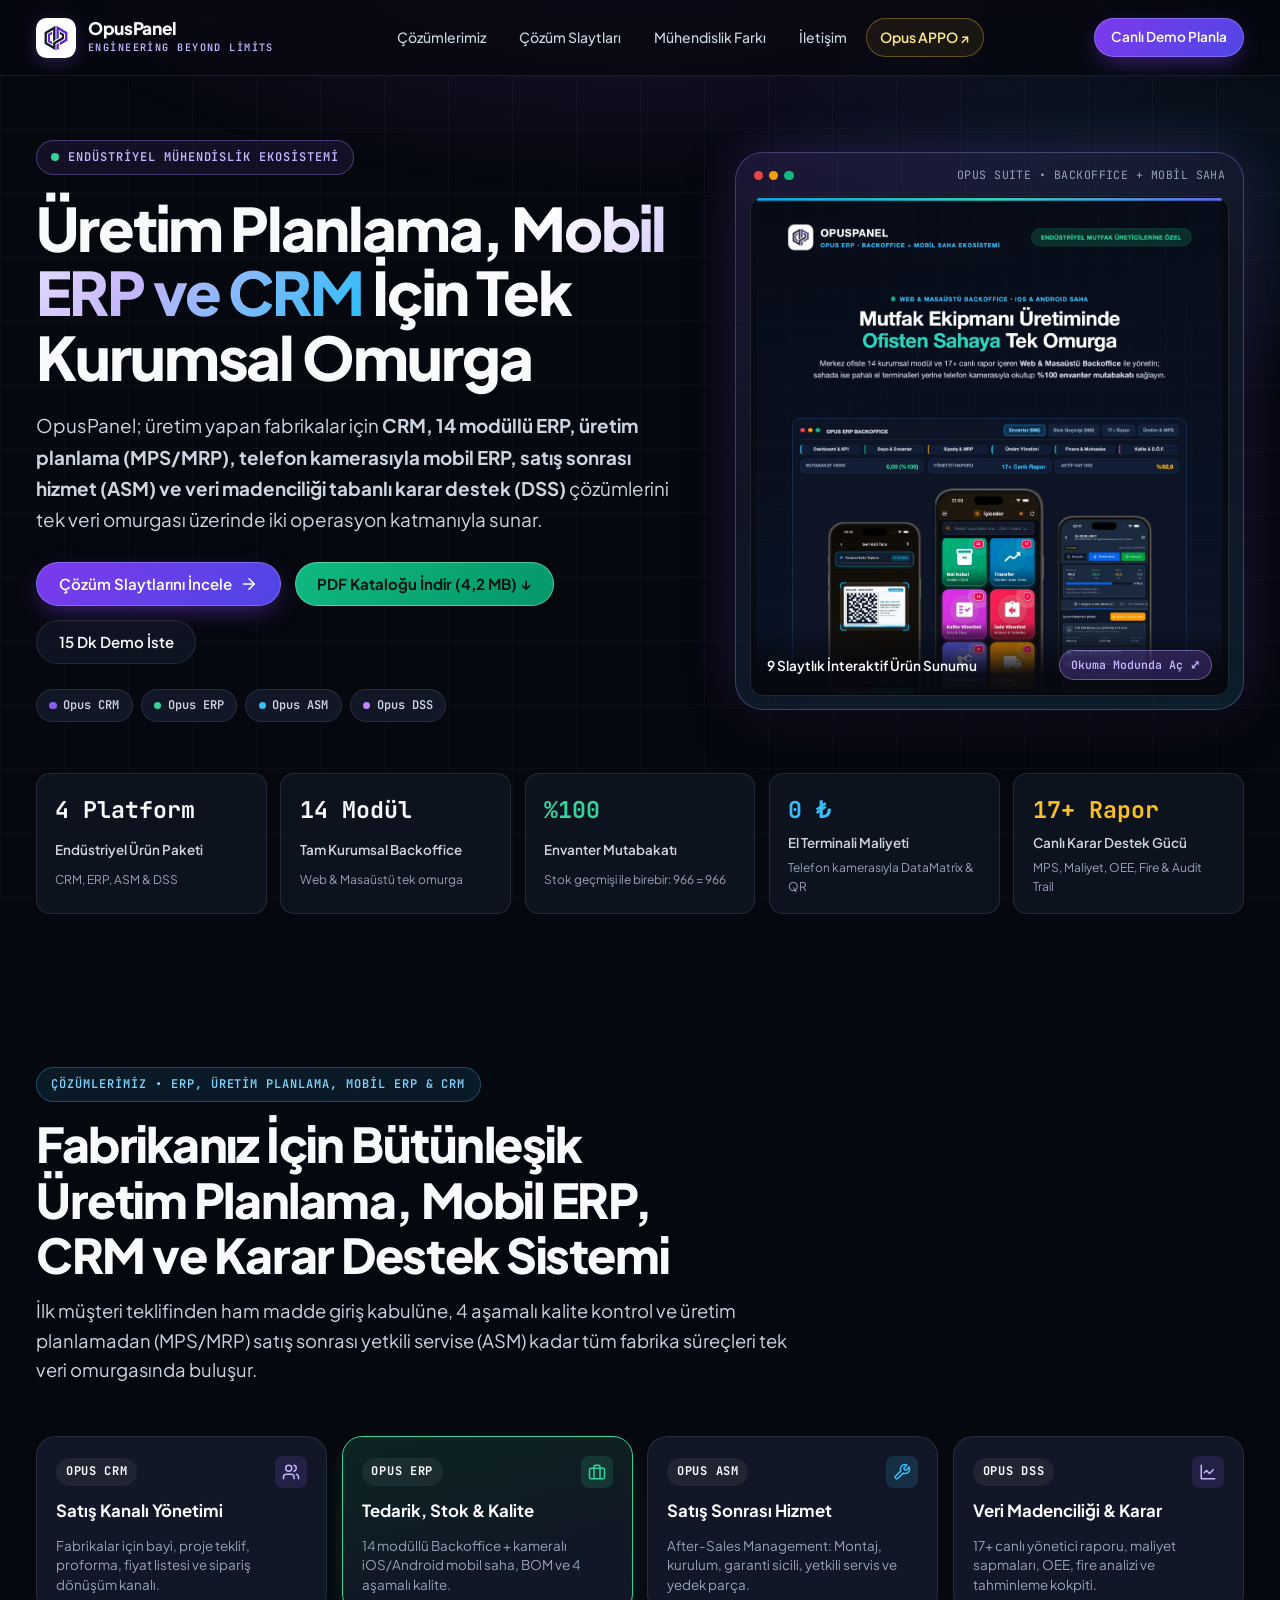
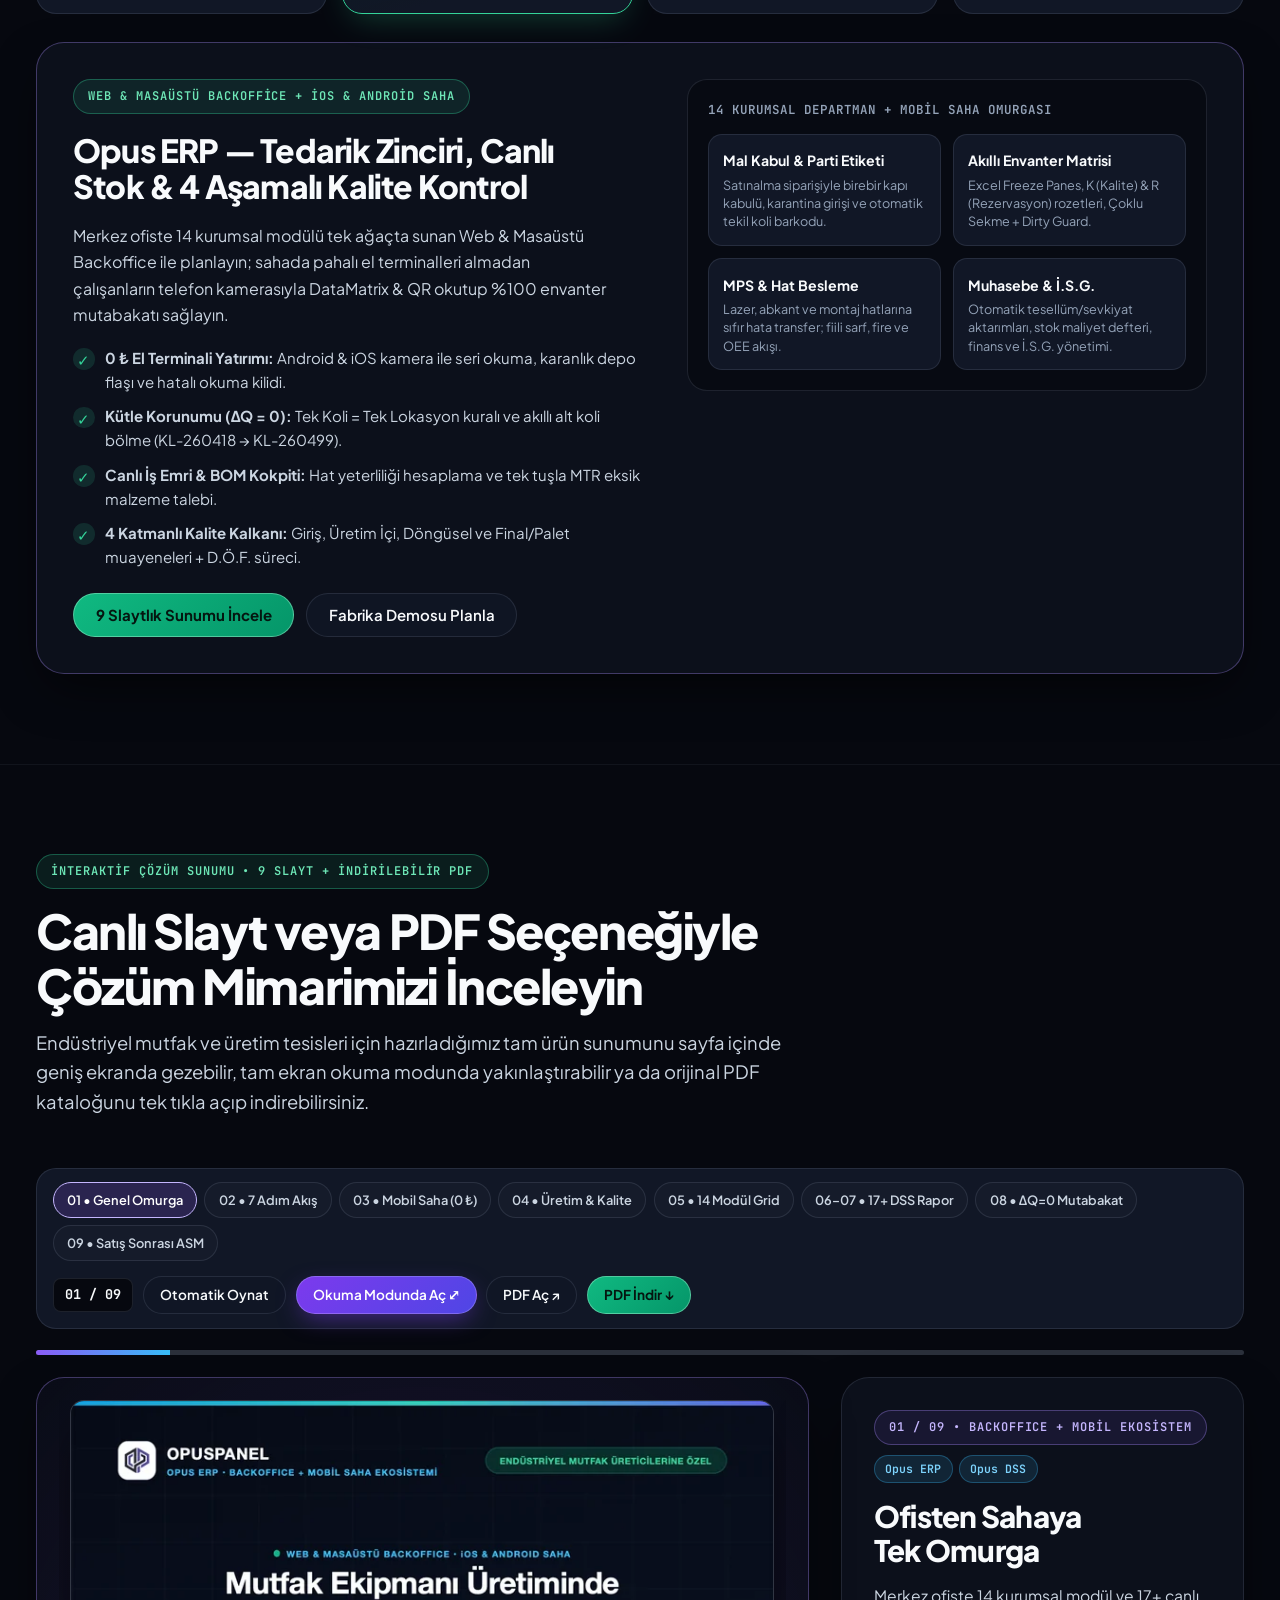
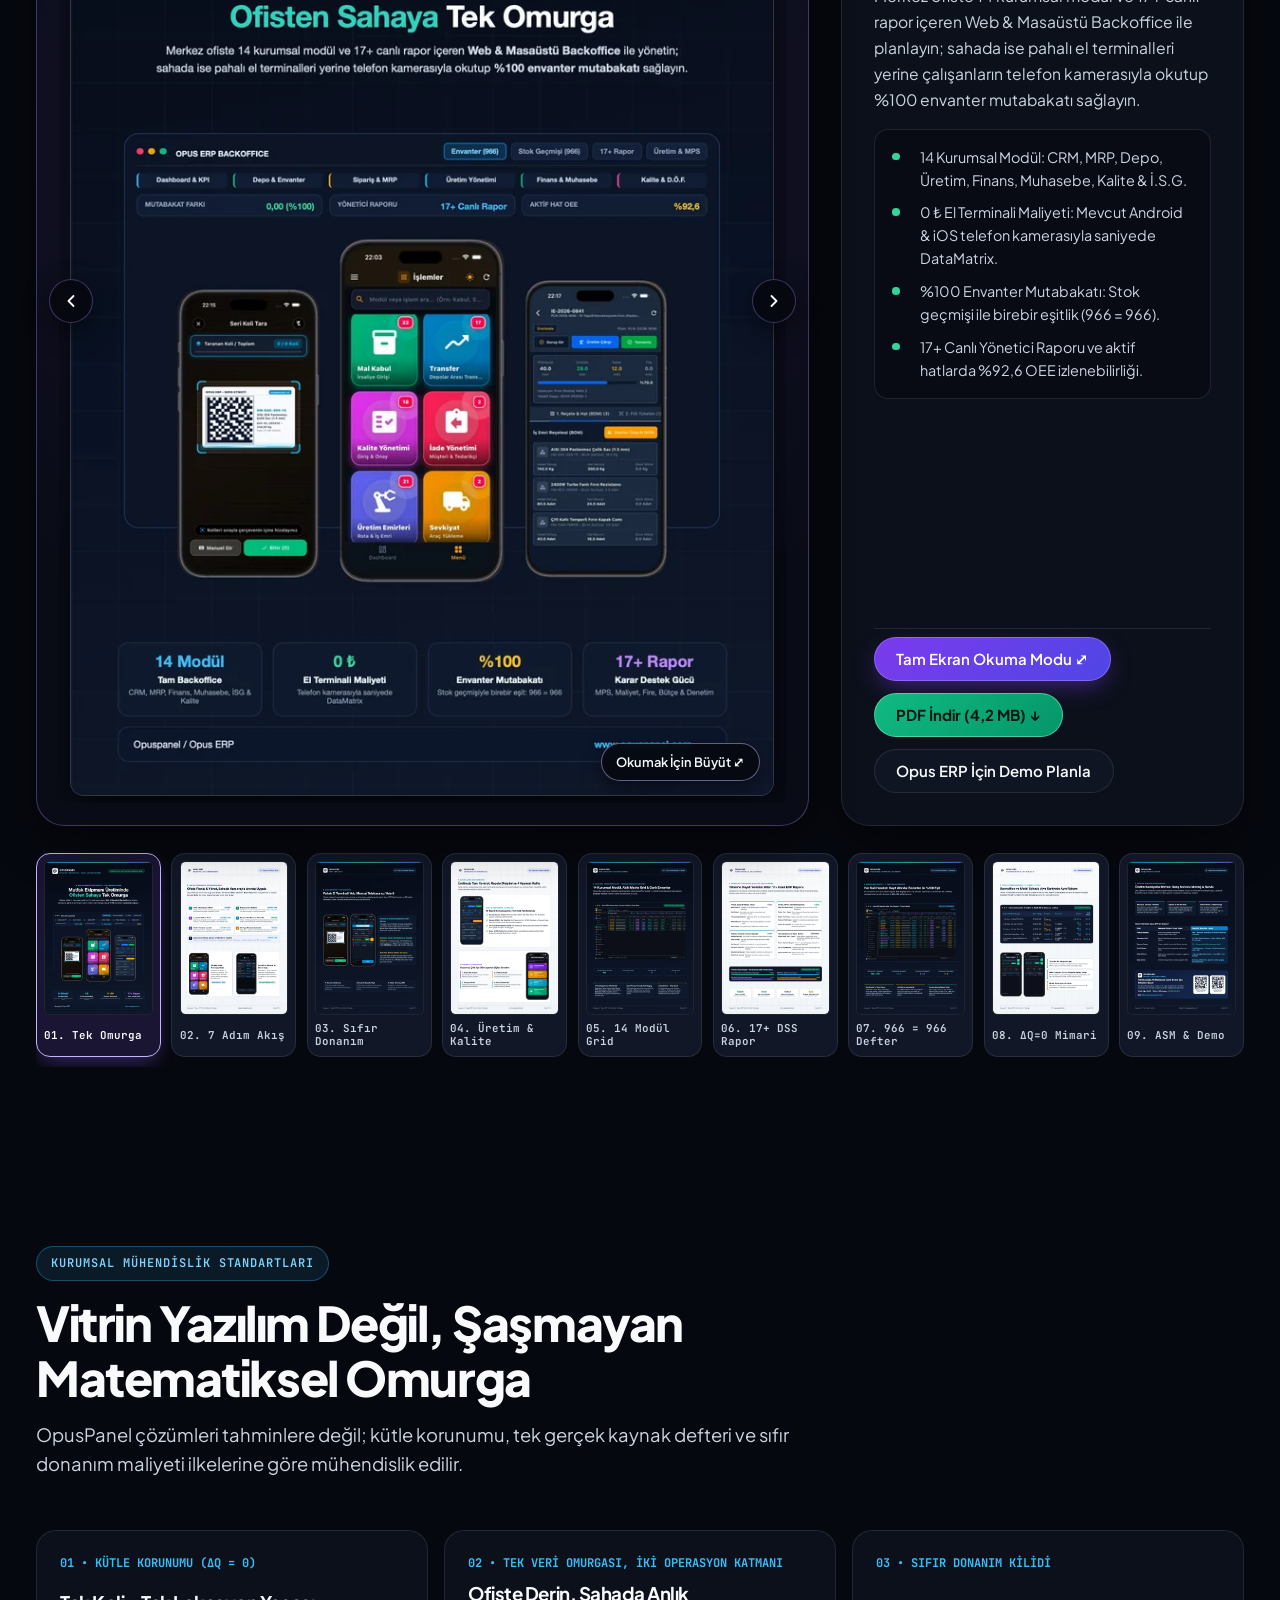
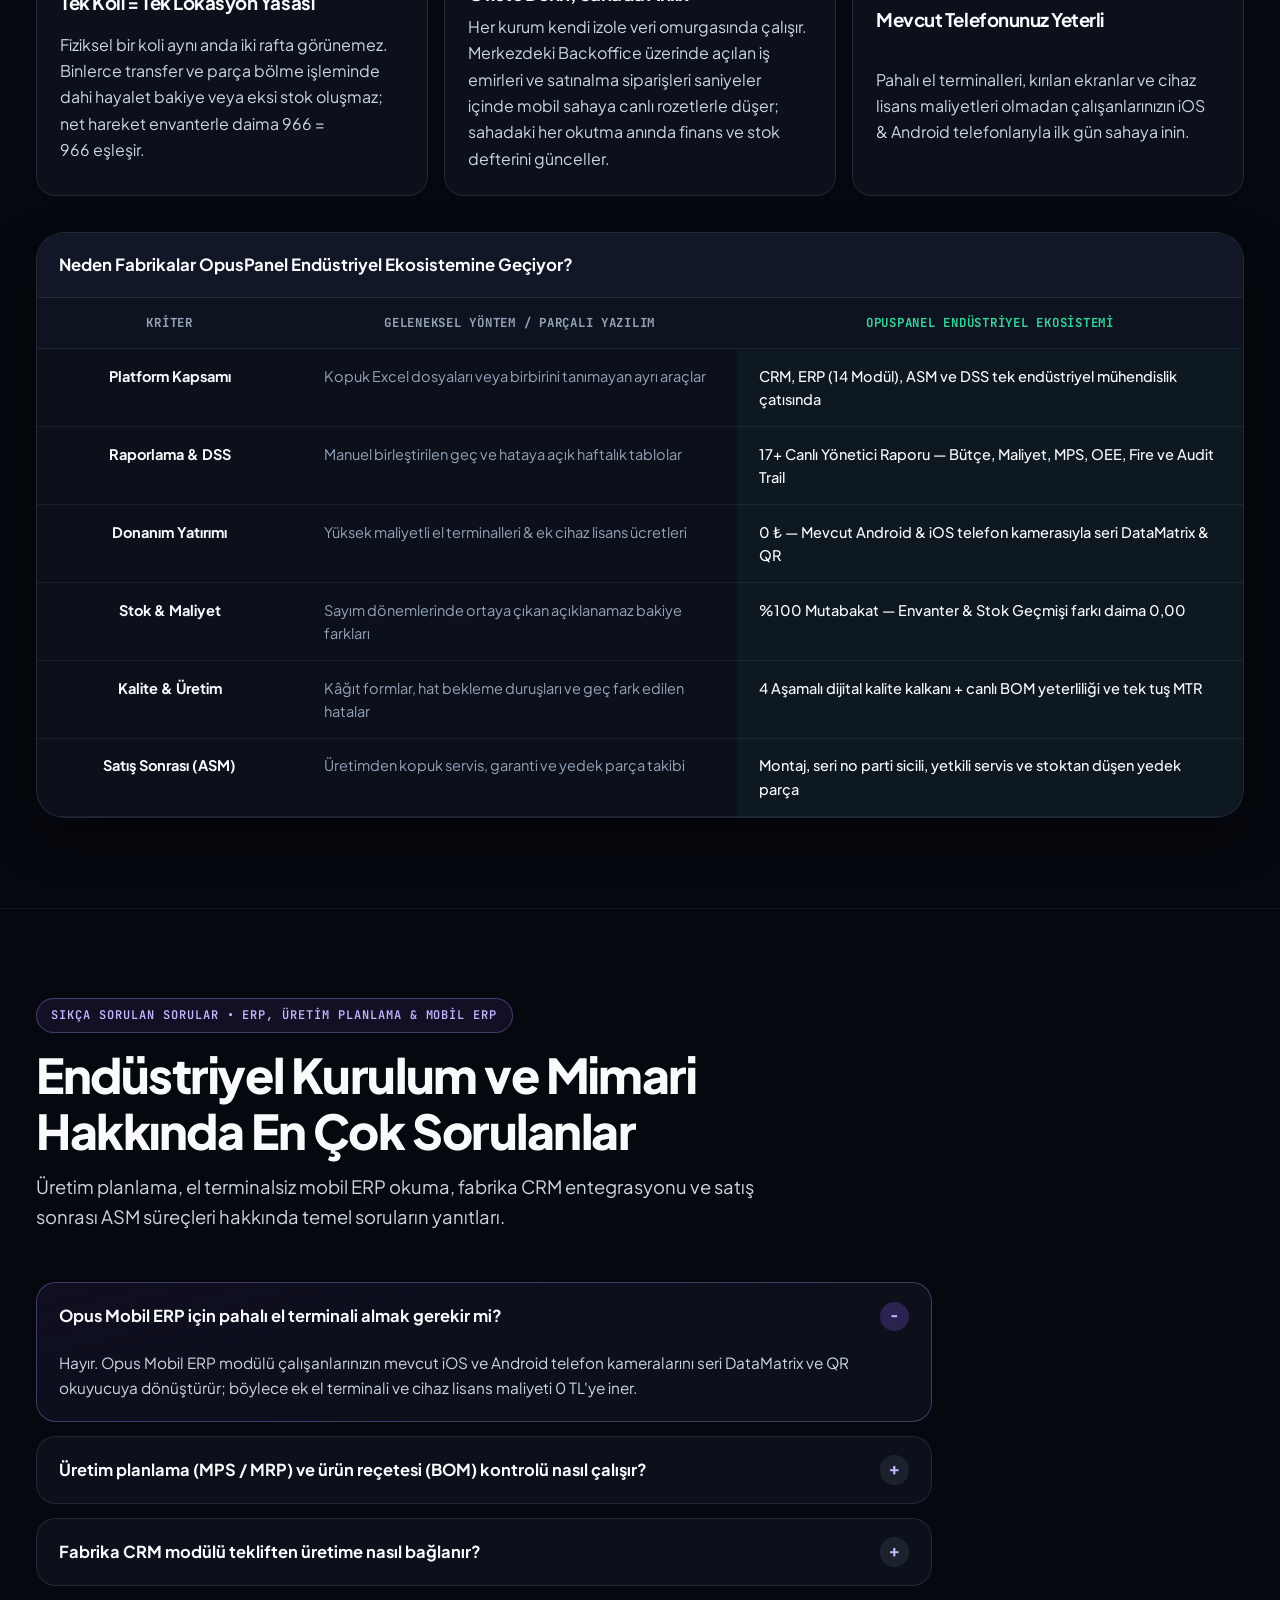
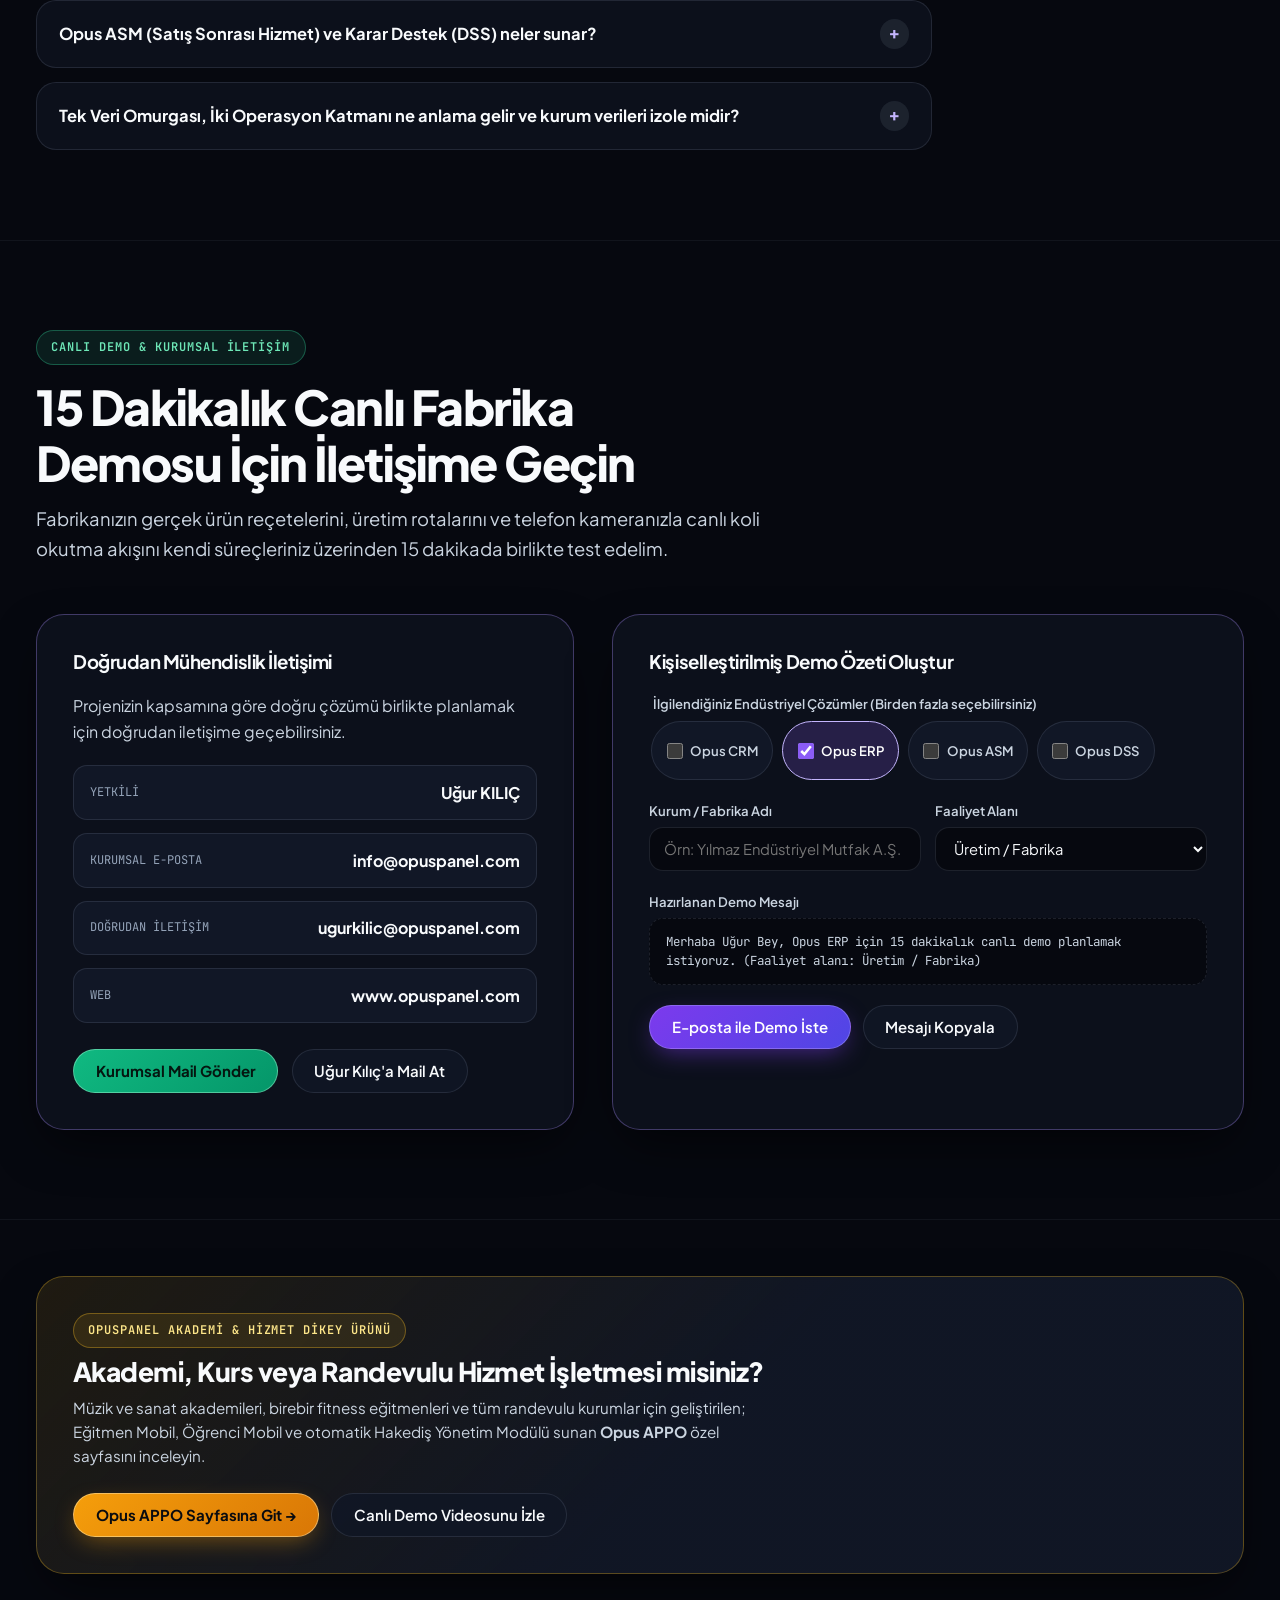
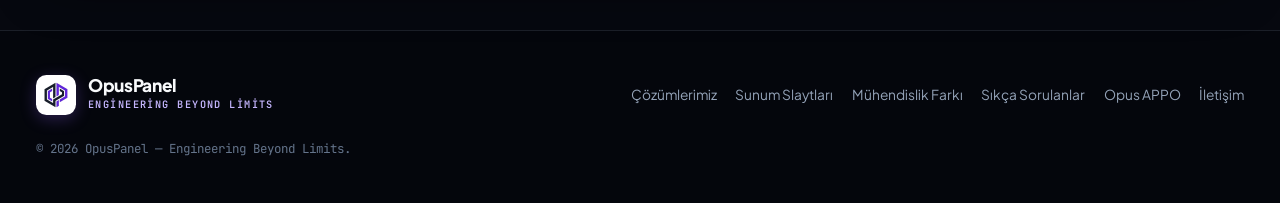
<file: index.html>
<!DOCTYPE html>
<html lang="tr">
<head>
  <meta charset="UTF-8">
  <meta name="viewport" content="width=device-width, initial-scale=1.0">
  <title>OpusPanel — Üretim Planlama, Mobil ERP, CRM, ASM ve Karar Destek (DSS) Yazılımı</title>
  <meta name="description" content="Üretim yapan fabrikalar için Opus CRM, 14 modüllü Opus ERP, üretim planlama (MPS/MRP), el terminalsiz mobil ERP, satış sonrası hizmet (ASM) ve karar destek (DSS) platformu.">
  <meta name="robots" content="index, follow, max-image-preview:large">
  <link rel="canonical" href="https://www.opuspanel.com/">
  <meta name="theme-color" content="#06080f">
  <meta property="og:title" content="OpusPanel — Üretim Planlama, Mobil ERP &amp; Fabrika CRM Ekosistemi">
  <meta property="og:description" content="Fabrikalar için tekliften üretim planlamaya (MPS/MRP), telefon kamerasıyla mobil ERP'den satış sonrası ASM ve 17+ canlı DSS raporuna tek veri omurgası.">
  <meta property="og:type" content="website">
  <meta property="og:locale" content="tr_TR">
  <meta property="og:site_name" content="OpusPanel">
  <meta property="og:url" content="https://www.opuspanel.com/">
  <meta property="og:image" content="https://www.opuspanel.com/assets/og-opuspanel-erp.jpg">
  <meta property="og:image:width" content="1200">
  <meta property="og:image:height" content="630">
  <meta name="twitter:card" content="summary_large_image">
  <meta name="twitter:title" content="OpusPanel — Üretim Planlama, Mobil ERP &amp; Fabrika CRM">
  <meta name="twitter:description" content="14 modül Backoffice, el terminalsiz iOS/Android mobil ERP, üretim planlama, CRM, ASM ve DSS.">
  <meta name="twitter:image" content="https://www.opuspanel.com/assets/og-opuspanel-erp.jpg">

  <link rel="icon" type="image/png" href="/assets/opus-emblem.png">
  <link rel="apple-touch-icon" href="/assets/opus-emblem.png">

  <script type="application/ld+json">
  {
    "@context": "https://schema.org",
    "@graph": [
      {
        "@type": "Organization",
        "@id": "https://www.opuspanel.com/#organization",
        "name": "OpusPanel",
        "slogan": "Engineering Beyond Limits",
        "url": "https://www.opuspanel.com/",
        "logo": "https://www.opuspanel.com/assets/opus-emblem.png",
        "email": "info@opuspanel.com",
        "contactPoint": [
          {
            "@type": "ContactPoint",
            "email": "info@opuspanel.com",
            "contactType": "sales",
            "areaServed": "TR",
            "availableLanguage": ["Turkish"]
          },
          {
            "@type": "ContactPoint",
            "email": "ugurkilic@opuspanel.com",
            "contactType": "technical support",
            "areaServed": "TR",
            "availableLanguage": ["Turkish"]
          }
        ]
      },
      {
        "@type": "WebSite",
        "@id": "https://www.opuspanel.com/#website",
        "url": "https://www.opuspanel.com/",
        "name": "OpusPanel — Engineering Beyond Limits",
        "publisher": { "@id": "https://www.opuspanel.com/#organization" },
        "inLanguage": "tr-TR"
      },
      {
        "@type": "SoftwareApplication",
        "@id": "https://www.opuspanel.com/#software",
        "name": "OpusPanel Endüstriyel ERP, Üretim Planlama, Mobil ERP ve CRM",
        "applicationCategory": "BusinessApplication",
        "operatingSystem": "Web, Windows, macOS, Android, iOS",
        "url": "https://www.opuspanel.com/",
        "publisher": { "@id": "https://www.opuspanel.com/#organization" },
        "featureList": [
          "Üretim Planlama (MPS / MRP ve Ürün Reçetesi BOM)",
          "Telefon Kamerasıyla DataMatrix & QR Mobil ERP",
          "Fabrika CRM ve Teklif / Bayi Satış Kanalı",
          "14 Modüllü Kurumsal Backoffice & %100 Envanter Mutabakatı",
          "Satış Sonrası Hizmet (ASM), Garanti & Yetkili Servis",
          "Veri Madenciliği Tabanlı Karar Destek Sistemi (DSS)"
        ]
      },
      {
        "@type": "FAQPage",
        "@id": "https://www.opuspanel.com/#faq",
        "mainEntity": [
          {
            "@type": "Question",
            "name": "Opus Mobil ERP için pahalı el terminali almak gerekir mi?",
            "acceptedAnswer": {
              "@type": "Answer",
              "text": "Hayır. Opus Mobil ERP modülü çalışanlarınızın mevcut iOS ve Android telefon kameralarını seri DataMatrix ve QR okuyucuya dönüştürür; böylece ek el terminali ve cihaz lisans maliyeti 0 TL'ye iner."
            }
          },
          {
            "@type": "Question",
            "name": "Üretim planlama (MPS / MRP) ve ürün reçetesi (BOM) kontrolü nasıl çalışır?",
            "acceptedAnswer": {
              "@type": "Answer",
              "text": "Ofiste açılan müşteri siparişleri MRP üzerinden eksik ham madde ihtiyaçlarını tetikler; canlı BOM yeterlilik kontrolüyle lazer, abkant ve montaj hatlarına iş emri açılır, fiili sarf, fire (%0,8) ve OEE (%92,6) anlık Backoffice ekranına akar."
            }
          },
          {
            "@type": "Question",
            "name": "Fabrika CRM modülü tekliften üretime nasıl bağlanır?",
            "acceptedAnswer": {
              "@type": "Answer",
              "text": "Opus CRM; bayi ve proje tekliflerini, proforma ve özel fiyat listelerini yönetirken onaylanan siparişi doğrudan ERP üretim planlama, depo rezervasyonu ve satınalma akışına dönüştürür."
            }
          },
          {
            "@type": "Question",
            "name": "Opus ASM (Satış Sonrası Hizmet) ve Karar Destek (DSS) neler sunar?",
            "acceptedAnswer": {
              "@type": "Answer",
              "text": "Opus ASM sevkiyat sonrası montaj, kurulum, garanti sicili, seri numarası parti takibi ve yetkili servis yedek parça tüketimini yönetir. Opus DSS ise bütçe, maliyet sapmaları, OEE, fire ve audit trail logları dahil 17+ canlı yönetici raporu sunar."
            }
          },
          {
            "@type": "Question",
            "name": "Tek Veri Omurgası, İki Operasyon Katmanı ne anlama gelir ve kurum verileri izole midir?",
            "acceptedAnswer": {
              "@type": "Answer",
              "text": "Her fabrika kendi izole veritabanı omurgasında güvenle çalışır. Web ve Masaüstü Backoffice katmanı ile iOS/Android Mobil ERP katmanı aynı canlı omurgadan beslendiği için envanter ve stok geçmişi %100 mutabakatla (0,00 fark) güncellenir."
            }
          }
        ]
      }
    ]
  }
  </script>

  <link rel="preconnect" href="https://fonts.googleapis.com">
  <link rel="preconnect" href="https://fonts.gstatic.com" crossorigin>
  <link rel="stylesheet" href="https://fonts.googleapis.com/css2?family=JetBrains+Mono:wght@500;600;700&amp;family=Plus+Jakarta+Sans:wght@500;600;700;800&amp;display=swap">
  <link rel="stylesheet" href="/styles.css">
</head>
<body>
  <a href="#main-content" class="skip-link visually-hidden">Ana içeriğe geç</a>

  <!-- Fixed Shrinking Header -->
  <header class="site-header" id="siteHeader">
    <div class="header-inner">
      <a href="#hero" class="brand" aria-label="OpusPanel Ana Sayfa">
        <span class="brand-emblem">
          <img src="/assets/opus-emblem.webp" alt="" width="512" height="512" decoding="async">
        </span>
        <span class="brand-copy">
          <span class="brand-name">OpusPanel</span>
          <span class="brand-tagline">Engineering Beyond Limits</span>
        </span>
      </a>

      <nav class="primary-nav" aria-label="Ana">
        <ul class="nav-list">
          <li><a href="#cozumler" class="nav-link">Çözümlerimiz</a></li>
          <li><a href="#slayt-sunumu" class="nav-link">Çözüm Slaytları</a></li>
          <li><a href="#kurumsal-fark" class="nav-link">Mühendislik Farkı</a></li>
          <li><a href="#iletisim" class="nav-link">İletişim</a></li>
          <li><a href="/appo" class="nav-link nav-link--appo">Opus APPO ↗</a></li>
        </ul>
      </nav>

      <div class="header-actions">
        <a href="#iletisim" class="btn btn--primary btn--sm header-demo-btn">Canlı Demo Planla</a>
        <button type="button" class="mobile-menu-btn" id="openMobileMenu" aria-label="Menüyü aç" aria-controls="mobileDrawer" aria-expanded="false">
          <svg width="22" height="22" viewBox="0 0 24 24" fill="none" stroke="currentColor" stroke-width="2" stroke-linecap="round" aria-hidden="true">
            <line x1="4" y1="7" x2="20" y2="7"></line>
            <line x1="4" y1="12" x2="20" y2="12"></line>
            <line x1="4" y1="17" x2="20" y2="17"></line>
          </svg>
        </button>
      </div>
    </div>
  </header>

  <!-- Mobile Navigation Drawer Dialog -->
  <dialog id="mobileDrawer" class="mobile-drawer" closedby="any" aria-labelledby="drawerTitle">
    <div class="drawer-head">
      <span id="drawerTitle" class="brand-name">OpusPanel Menü</span>
      <button type="button" class="btn btn--ghost btn--sm" id="closeMobileMenu" aria-label="Menüyü kapat">Kapat</button>
    </div>
    <nav aria-label="Mobil">
      <ul class="drawer-nav">
        <li><a href="#cozumler" data-drawer-link>Fabrika Çözümleri (4 Ürün) <span>→</span></a></li>
        <li><a href="#slayt-sunumu" data-drawer-link>İnteraktif Slayt Sunumu <span>→</span></a></li>
        <li><a href="#kurumsal-fark" data-drawer-link>Mühendislik Farkı <span>→</span></a></li>
        <li><a href="#iletisim" data-drawer-link>15 Dk Canlı Demo <span>→</span></a></li>
        <li><a href="/appo" class="drawer-switch" data-drawer-link>Opus APPO (Akademi &amp; Randevu) <span>↗</span></a></li>
      </ul>
    </nav>
  </dialog>

  <main id="main-content" tabindex="-1">
    <!-- Hero Observatory -->
    <section class="hero" id="hero">
      <div class="container">
        <div class="hero-grid">
          <div class="hero-content">
            <div class="eyebrow">
              <span class="pulse-dot" aria-hidden="true"></span>
              <span>Endüstriyel Mühendislik Ekosistemi</span>
            </div>

            <h1 class="hero-title">
              Üretim Planlama, <span class="gradient-text">Mobil ERP ve CRM</span> İçin Tek Kurumsal Omurga
            </h1>

            <p class="hero-lead">
              OpusPanel; üretim yapan fabrikalar için <strong>CRM, 14 modüllü ERP, üretim planlama (MPS/MRP), telefon kamerasıyla mobil ERP, satış sonrası hizmet (ASM) ve veri madenciliği tabanlı karar destek (DSS)</strong> çözümlerini tek veri omurgası üzerinde iki operasyon katmanıyla sunar.
            </p>

            <div class="hero-actions">
              <a href="#slayt-sunumu" class="btn btn--primary">
                <span>Çözüm Slaytlarını İncele</span>
                <svg width="18" height="18" viewBox="0 0 24 24" fill="none" stroke="currentColor" stroke-width="2" stroke-linecap="round" stroke-linejoin="round" aria-hidden="true">
                  <path d="M5 12h14"></path>
                  <path d="m12 5 7 7-7 7"></path>
                </svg>
              </a>
              <a href="/assets/OpusPanel-ERP-Tanitim-Katalogu.pdf" download="OpusPanel-ERP-Tanitim-Katalogu.pdf" class="btn btn--emerald">
                <span>PDF Kataloğu İndir (4,2 MB) ↓</span>
              </a>
              <a href="#iletisim" class="btn btn--ghost">
                <span>15 Dk Demo İste</span>
              </a>
            </div>

            <ul class="hero-solution-pills" aria-label="OpusPanel endüstriyel ürün ailesi kısayolları">
              <li>
                <a href="#cozumler" class="mini-pill" data-jump-solution="crm">
                  <span class="mini-pill-dot" style="background: #8b5cf6;" aria-hidden="true"></span>Opus CRM
                </a>
              </li>
              <li>
                <a href="#cozumler" class="mini-pill" data-jump-solution="erp">
                  <span class="mini-pill-dot" style="background: #34d399;" aria-hidden="true"></span>Opus ERP
                </a>
              </li>
              <li>
                <a href="#cozumler" class="mini-pill" data-jump-solution="asm">
                  <span class="mini-pill-dot" style="background: #38bdf8;" aria-hidden="true"></span>Opus ASM
                </a>
              </li>
              <li>
                <a href="#cozumler" class="mini-pill" data-jump-solution="dss">
                  <span class="mini-pill-dot" style="background: #c084fc;" aria-hidden="true"></span>Opus DSS
                </a>
              </li>
            </ul>
          </div>

          <div class="hero-stage">
            <div class="hero-frame">
              <div class="hero-frame-bar">
                <div class="window-dots" aria-hidden="true">
                  <span></span><span></span><span></span>
                </div>
                <span class="frame-caption">OPUS SUITE • BACKOFFICE + MOBİL SAHA</span>
              </div>
              <button type="button" class="hero-slide-trigger" id="heroOpenDeck" aria-label="Opus ERP kurumsal sunumunu okuma modunda incele">
                <img
                  src="/assets/slides/slide-01-1480.webp"
                  srcset="/assets/slides/slide-01-740.webp 740w, /assets/slides/slide-01-1480.webp 1487w, /assets/slides/slide-01-2230.webp 2231w"
                  sizes="(max-width: 960px) 92vw, 44vw"
                  alt="OpusPanel Opus ERP Backoffice ve iOS Android mobil saha ekranları genel görünümü"
                  width="2231"
                  height="3157"
                  fetchpriority="high"
                  loading="eager"
                  decoding="sync"
                >
                <span class="hero-slide-overlay">
                  <span class="hero-slide-overlay-label">9 Slaytlık İnteraktif Ürün Sunumu</span>
                  <span class="hero-slide-overlay-tag">Okuma Modunda Aç ⤢</span>
                </span>
              </button>
            </div>
          </div>
        </div>

        <!-- Verified Telemetry Strip -->
        <ul class="telemetry-strip" aria-label="Öne çıkan platform metrikleri">
          <li class="telemetry-card">
            <span class="telemetry-val">4 Platform</span>
            <span class="telemetry-label">Endüstriyel Ürün Paketi</span>
            <span class="telemetry-sub">CRM, ERP, ASM &amp; DSS</span>
          </li>
          <li class="telemetry-card">
            <span class="telemetry-val">14 Modül</span>
            <span class="telemetry-label">Tam Kurumsal Backoffice</span>
            <span class="telemetry-sub">Web &amp; Masaüstü tek omurga</span>
          </li>
          <li class="telemetry-card">
            <span class="telemetry-val" style="color: var(--opus-emerald);">%100</span>
            <span class="telemetry-label">Envanter Mutabakatı</span>
            <span class="telemetry-sub">Stok geçmişi ile birebir: 966 = 966</span>
          </li>
          <li class="telemetry-card">
            <span class="telemetry-val" style="color: var(--opus-cyan);">0 ₺</span>
            <span class="telemetry-label">El Terminali Maliyeti</span>
            <span class="telemetry-sub">Telefon kamerasıyla DataMatrix &amp; QR</span>
          </li>
          <li class="telemetry-card">
            <span class="telemetry-val" style="color: var(--opus-amber);">17+ Rapor</span>
            <span class="telemetry-label">Canlı Karar Destek Gücü</span>
            <span class="telemetry-sub">MPS, Maliyet, OEE, Fire &amp; Audit Trail</span>
          </li>
        </ul>
      </div>
    </section>

    <!-- Çözümlerimiz Section -->
    <section class="section" id="cozumler">
      <div class="container">
        <header class="section-header reveal-on-scroll">
          <div class="eyebrow eyebrow--cyan">Çözümlerimiz • ERP, Üretim Planlama, Mobil ERP &amp; CRM</div>
          <h2 class="section-title">Fabrikanız İçin Bütünleşik Üretim Planlama, Mobil ERP, CRM ve Karar Destek Sistemi</h2>
          <p class="section-lead">
            İlk müşteri teklifinden ham madde giriş kabulüne, 4 aşamalı kalite kontrol ve üretim planlamadan (MPS/MRP) satış sonrası yetkili servise (ASM) kadar tüm fabrika süreçleri tek veri omurgasında buluşur.
          </p>
        </header>

        <!-- 4 Factory Solution Interactive Selector Tabs -->
        <div class="solutions-grid" role="tablist" aria-label="OpusPanel Endüstriyel Çözüm Ailesi">
          <button type="button" class="solution-tab" role="tab" id="tab-crm" aria-selected="false" aria-controls="panel-crm" data-solution="crm" data-accent="violet">
            <span class="solution-tab-top">
              <span class="solution-code">OPUS CRM</span>
              <span class="solution-tab-icon" aria-hidden="true">
                <svg width="18" height="18" viewBox="0 0 24 24" fill="none" stroke="currentColor" stroke-width="2" stroke-linecap="round" stroke-linejoin="round"><path d="M16 21v-2a4 4 0 0 0-4-4H6a4 4 0 0 0-4 4v2"/><circle cx="9" cy="7" r="4"/><path d="M22 21v-2a4 4 0 0 0-3-3.87"/><path d="M16 3.13a4 4 0 0 1 0 7.75"/></svg>
              </span>
            </span>
            <span class="solution-tab-title">Satış Kanalı Yönetimi</span>
            <span class="solution-tab-desc">Fabrikalar için bayi, proje teklif, proforma, fiyat listesi ve sipariş dönüşüm kanalı.</span>
          </button>

          <button type="button" class="solution-tab" role="tab" id="tab-erp" aria-selected="true" aria-controls="panel-erp" data-solution="erp" data-accent="emerald">
            <span class="solution-tab-top">
              <span class="solution-code">OPUS ERP</span>
              <span class="solution-tab-icon" aria-hidden="true">
                <svg width="18" height="18" viewBox="0 0 24 24" fill="none" stroke="currentColor" stroke-width="2" stroke-linecap="round" stroke-linejoin="round"><rect x="2" y="7" width="20" height="14" rx="2"/><path d="M16 21V5a2 2 0 0 0-2-2h-4a2 2 0 0 0-2 2v16"/></svg>
              </span>
            </span>
            <span class="solution-tab-title">Tedarik, Stok &amp; Kalite</span>
            <span class="solution-tab-desc">14 modüllü Backoffice + kameralı iOS/Android mobil saha, BOM ve 4 aşamalı kalite.</span>
          </button>

          <button type="button" class="solution-tab" role="tab" id="tab-asm" aria-selected="false" aria-controls="panel-asm" data-solution="asm" data-accent="cyan">
            <span class="solution-tab-top">
              <span class="solution-code">OPUS ASM</span>
              <span class="solution-tab-icon" aria-hidden="true">
                <svg width="18" height="18" viewBox="0 0 24 24" fill="none" stroke="currentColor" stroke-width="2" stroke-linecap="round" stroke-linejoin="round"><path d="M14.7 6.3a1 1 0 0 0 0 1.4l1.6 1.6a1 1 0 0 0 1.4 0l3.77-3.77a6 6 0 0 1-7.94 7.94l-6.91 6.91a2.12 2.12 0 0 1-3-3l6.91-6.91a6 6 0 0 1 7.94-7.94l-3.76 3.76z"/></svg>
              </span>
            </span>
            <span class="solution-tab-title">Satış Sonrası Hizmet</span>
            <span class="solution-tab-desc">After-Sales Management: Montaj, kurulum, garanti sicili, yetkili servis ve yedek parça.</span>
          </button>

          <button type="button" class="solution-tab" role="tab" id="tab-dss" aria-selected="false" aria-controls="panel-dss" data-solution="dss" data-accent="violet">
            <span class="solution-tab-top">
              <span class="solution-code">OPUS DSS</span>
              <span class="solution-tab-icon" aria-hidden="true">
                <svg width="18" height="18" viewBox="0 0 24 24" fill="none" stroke="currentColor" stroke-width="2" stroke-linecap="round" stroke-linejoin="round"><path d="M3 3v18h18"/><path d="m19 9-5 5-4-4-3 3"/></svg>
              </span>
            </span>
            <span class="solution-tab-title">Veri Madenciliği &amp; Karar</span>
            <span class="solution-tab-desc">17+ canlı yönetici raporu, maliyet sapmaları, OEE, fire analizi ve tahminleme kokpiti.</span>
          </button>
        </div>

        <!-- Blueprint Tabpanels -->
        <!-- Panel 1: Opus CRM -->
        <article class="blueprint-panel" role="tabpanel" id="panel-crm" aria-labelledby="tab-crm" hidden>
          <div class="blueprint-grid">
            <div class="blueprint-info">
              <div class="eyebrow">B2B Fabrika Satış Kanalı • Tekliften Üretime</div>
              <h3 class="blueprint-title">Opus CRM — Fabrikalar İçin Uçtan Uca Satış Kanalı Yönetimi</h3>
              <p class="blueprint-summary">
                Üretici işletmelerin yalnızca fırsat takibi yapan genel CRM araçlarıyla yetinmesini bitirir. Bayi ağından proje teklifine, proformadan kesin satış siparişine ve MRP satınalma tetiklemesine kadar satış ekibini doğrudan fabrikanın stok ve üretim gerçekliğiyle konuşturur.
              </p>
              <ul class="blueprint-features">
                <li><span class="check-mark" aria-hidden="true">✓</span><span>Müşteri teklifi, proforma ve özel fiyat listeleri üzerinden anlık kârlılık ve vade kontrolü.</span></li>
                <li><span class="check-mark" aria-hidden="true">✓</span><span>Onaylanan teklifin tek tıkla satış siparişine ve üretim/satınalma MRP ihtiyacına dönüşümü.</span></li>
                <li><span class="check-mark" aria-hidden="true">✓</span><span>Sipariş Rezervasyon Koruması (R rozeti) ile müşteriye ayrılan stoğun başka sevkiyata gitmesini önleme.</span></li>
                <li><span class="check-mark" aria-hidden="true">✓</span><span>Bölge, bayi ve ürün grubu bazlı ciro performansı, alacak yaşlandırma ve tahsilat takibi.</span></li>
              </ul>
              <div class="blueprint-actions">
                <button type="button" class="btn btn--primary" data-goto-slide="2">Süreç Slaydında Gör (Slayt 02)</button>
                <a href="#iletisim" class="btn btn--ghost" data-select-demo="Opus CRM">Opus CRM Demosu İste</a>
              </div>
            </div>
            <div class="blueprint-modules-box">
              <div class="blueprint-modules-heading">Opus CRM Çekirdek Yetenekleri</div>
              <div class="module-cards">
                <div class="module-mini">
                  <div class="module-mini-title">Teklif &amp; Proforma Motoru</div>
                  <div class="module-mini-text">Hızlı kalem ekleme, iskonto sınırları, döviz/fiyat listesi kuralları ve revizyon geçmişi.</div>
                </div>
                <div class="module-mini">
                  <div class="module-mini-title">Bayi &amp; Proje Pipeline</div>
                  <div class="module-mini-text">Bölge müdürlüğü ve endüstriyel proje bazlı fırsat aşamaları ile kazanım oranı takibi.</div>
                </div>
                <div class="module-mini">
                  <div class="module-mini-title">Stok Kilidi &amp; Termin Sözü</div>
                  <div class="module-mini-text">Gerçek zamanlı ambar mevcuduna göre kesin teslim tarihi verme ve R rezervasyon kilidi.</div>
                </div>
                <div class="module-mini">
                  <div class="module-mini-title">Tahsilat &amp; Satış Raporları</div>
                  <div class="module-mini-text">Müşteri vade riski, siparişten sevkiyata dönüşüm hızı ve iade neden analizleri.</div>
                </div>
              </div>
            </div>
          </div>
        </article>

        <!-- Panel 2: Opus ERP -->
        <article class="blueprint-panel" role="tabpanel" id="panel-erp" aria-labelledby="tab-erp">
          <div class="blueprint-grid">
            <div class="blueprint-info">
              <div class="eyebrow eyebrow--emerald">Web &amp; Masaüstü Backoffice + iOS &amp; Android Saha</div>
              <h3 class="blueprint-title">Opus ERP — Tedarik Zinciri, Canlı Stok &amp; 4 Aşamalı Kalite Kontrol</h3>
              <p class="blueprint-summary">
                Merkez ofiste 14 kurumsal modülü tek ağaçta sunan Web &amp; Masaüstü Backoffice ile planlayın; sahada pahalı el terminalleri almadan çalışanların telefon kamerasıyla DataMatrix &amp; QR okutup %100 envanter mutabakatı sağlayın.
              </p>
              <ul class="blueprint-features">
                <li><span class="check-mark" aria-hidden="true">✓</span><span><strong>0 ₺ El Terminali Yatırımı:</strong> Android &amp; iOS kamera ile seri okuma, karanlık depo flaşı ve hatalı okuma kilidi.</span></li>
                <li><span class="check-mark" aria-hidden="true">✓</span><span><strong>Kütle Korunumu (ΔQ = 0):</strong> Tek Koli = Tek Lokasyon kuralı ve akıllı alt koli bölme (KL-260418 → KL-260499).</span></li>
                <li><span class="check-mark" aria-hidden="true">✓</span><span><strong>Canlı İş Emri &amp; BOM Kokpiti:</strong> Hat yeterliliği hesaplama ve tek tuşla MTR eksik malzeme talebi.</span></li>
                <li><span class="check-mark" aria-hidden="true">✓</span><span><strong>4 Katmanlı Kalite Kalkanı:</strong> Giriş, Üretim İçi, Döngüsel ve Final/Palet muayeneleri + D.Ö.F. süreci.</span></li>
              </ul>
              <div class="blueprint-actions">
                <button type="button" class="btn btn--emerald" data-goto-slide="1">9 Slaytlık Sunumu İncele</button>
                <a href="#iletisim" class="btn btn--ghost" data-select-demo="Opus ERP">Fabrika Demosu Planla</a>
              </div>
            </div>
            <div class="blueprint-modules-box">
              <div class="blueprint-modules-heading">14 Kurumsal Departman + Mobil Saha Omurgası</div>
              <div class="module-cards">
                <div class="module-mini">
                  <div class="module-mini-title">Mal Kabul &amp; Parti Etiketi</div>
                  <div class="module-mini-text">Satınalma siparişiyle birebir kapı kabulü, karantina girişi ve otomatik tekil koli barkodu.</div>
                </div>
                <div class="module-mini">
                  <div class="module-mini-title">Akıllı Envanter Matrisi</div>
                  <div class="module-mini-text">Excel Freeze Panes, K (Kalite) &amp; R (Rezervasyon) rozetleri, Çoklu Sekme + Dirty Guard.</div>
                </div>
                <div class="module-mini">
                  <div class="module-mini-title">MPS &amp; Hat Besleme</div>
                  <div class="module-mini-text">Lazer, abkant ve montaj hatlarına sıfır hata transfer; fiili sarf, fire ve OEE akışı.</div>
                </div>
                <div class="module-mini">
                  <div class="module-mini-title">Muhasebe &amp; İ.S.G.</div>
                  <div class="module-mini-text">Otomatik tesellüm/sevkiyat aktarımları, stok maliyet defteri, finans ve İ.S.G. yönetimi.</div>
                </div>
              </div>
            </div>
          </div>
        </article>

        <!-- Panel 3: Opus ASM -->
        <article class="blueprint-panel" role="tabpanel" id="panel-asm" aria-labelledby="tab-asm" hidden>
          <div class="blueprint-grid">
            <div class="blueprint-info">
              <div class="eyebrow eyebrow--cyan">After-Sales Management • Opus ServiceDesk</div>
              <h3 class="blueprint-title">Opus ASM — Satış Sonrası Montaj, Garanti &amp; Yetkili Servis Ağı</h3>
              <p class="blueprint-summary">
                Endüstriyel cihaz ve makine üretiminde marka sadakati sevkiyat kapısında başlar. Opus ASM (After-Sales Management), satılan her ürünü seri numarası üzerinden üretim hattı, hammadde partisi, montaj tutanağı, garanti süresi ve yetkili servis yedek parça tüketimiyle tek merkezde birleştirir.
              </p>
              <ul class="blueprint-features">
                <li><span class="check-mark" aria-hidden="true">✓</span><span><strong>Montaj &amp; Kurulum Yönetimi:</strong> Müşteri lokasyonunda kurulum talepleri, saha ekip atama ve dijital teslim tutanakları.</span></li>
                <li><span class="check-mark" aria-hidden="true">✓</span><span><strong>Garanti &amp; Seri No Sicili:</strong> Seri no sorgulandığında ürünün hangi parti sac/komponentle ve hangi hatta üretildiğini saniyede görme.</span></li>
                <li><span class="check-mark" aria-hidden="true">✓</span><span><strong>Yetkili Servis &amp; Bölge Dağıtımı:</strong> Arıza, talep ve şikâyet kayıtlarının bölge yetkili servislerine SLA takipli yönlendirilmesi.</span></li>
                <li><span class="check-mark" aria-hidden="true">✓</span><span><strong>Yedek Parça Maliyet Entegrasyonu:</strong> Sahada değişen rezistans, valf veya modüllerin anlık olarak fabrika stok ve maliyet defterinden düşülmesi.</span></li>
              </ul>
              <div class="blueprint-actions">
                <button type="button" class="btn btn--primary" data-goto-slide="9">Satış Sonrası Slaydını Gör (Slayt 09)</button>
                <a href="#iletisim" class="btn btn--ghost" data-select-demo="Opus ASM">Opus ASM Demosu İste</a>
              </div>
            </div>
            <div class="blueprint-modules-box">
              <div class="blueprint-modules-heading">Üretimle Mührünü Koruyan Satış Sonrası Modüller</div>
              <div class="module-cards">
                <div class="module-mini">
                  <div class="module-mini-title">Saha Kurulum &amp; Devreye Alma</div>
                  <div class="module-mini-text">Fotoğraflı kurulum onayı, müşteri imzalı teslim tutanağı ve otomatik garanti başlangıcı.</div>
                </div>
                <div class="module-mini">
                  <div class="module-mini-title">Geriye Dönük Parti İzlenebilirliği</div>
                  <div class="module-mini-text">Seri numarasından tedarikçi parti numarasına kadar kök neden ve garanti kapsam kontrolü.</div>
                </div>
                <div class="module-mini">
                  <div class="module-mini-title">Servis Masası &amp; SLA</div>
                  <div class="module-mini-text">Müşteri şikâyet biletleri, müdahale süresi ölçümü ve yetkili servis hak edişleri.</div>
                </div>
                <div class="module-mini">
                  <div class="module-mini-title">Yedek Parça Stok &amp; Fatura</div>
                  <div class="module-mini-text">Garanti içi/dışı parça sarfının ERP ambarından düşümü ve otomatik servis maliyetleme.</div>
                </div>
              </div>
            </div>
          </div>
        </article>

        <!-- Panel 4: Opus DSS -->
        <article class="blueprint-panel" role="tabpanel" id="panel-dss" aria-labelledby="tab-dss" hidden>
          <div class="blueprint-grid">
            <div class="blueprint-info">
              <div class="eyebrow">Decision Support Systems • Veri Madenciliği &amp; İş Zekâsı</div>
              <h3 class="blueprint-title">Opus DSS — Veri Madenciliği İle Canlı Karar Destek Kokpiti</h3>
              <p class="blueprint-summary">
                Günlerce Excel dosyaları birleştirerek geçmişe bakan tahmine dayalı yönetimi sona erdirir. Opus DSS, sahada okutulan her koli, duruş kodu, fire kaydı ve tahsilat hareketi üzerinde veri madenciliği çalıştırarak yöneticilere 17+ canlı stratejik rapor ve erken uyarı sinyalleri sunar.
              </p>
              <ul class="blueprint-features">
                <li><span class="check-mark" aria-hidden="true">✓</span><span><strong>Finans, Bütçe &amp; Maliyet Zekâsı (5 Rapor):</strong> Planlanan vs gerçekleşen sapmalar, canlı birim stok maliyeti ve nakit akışı.</span></li>
                <li><span class="check-mark" aria-hidden="true">✓</span><span><strong>Üretim, MPS &amp; Verimlilik Analitiği (5 Rapor):</strong> İstasyon OEE (%92,6), personel/vardiya çıktısı ve fire neden madenciliği.</span></li>
                <li><span class="check-mark" aria-hidden="true">✓</span><span><strong>Tedarik &amp; Ticaret Geçmişi (6 Rapor):</strong> Tedarikçi fiyat trendleri, geciken Backorder riskleri ve satış/iade kalite izi.</span></li>
                <li><span class="check-mark" aria-hidden="true">✓</span><span><strong>Tam Denetim İzi (Audit Trail):</strong> Gerçek kullanıcı adıyla ekran/kayıt değişim tarihçesi ve tek tık Excel/PDF çıktı.</span></li>
              </ul>
              <div class="blueprint-actions">
                <button type="button" class="btn btn--primary" data-goto-slide="6">17+ Rapor Slaydını Gör (Slayt 06)</button>
                <a href="#iletisim" class="btn btn--ghost" data-select-demo="Opus DSS">Opus DSS Demosu İste</a>
              </div>
            </div>
            <div class="blueprint-modules-box">
              <div class="blueprint-modules-heading">Yönetici Karar Kokpiti Sütunları</div>
              <div class="module-cards">
                <div class="module-mini">
                  <div class="module-mini-title">Maliyet &amp; Fire Madenciliği</div>
                  <div class="module-mini-text">Parti bazlı sac/komponent fire maliyet izi (%0,8) ve sapma yapan hat tespiti.</div>
                </div>
                <div class="module-mini">
                  <div class="module-mini-title">Kapasite &amp; Termin Dengeleme</div>
                  <div class="module-mini-text">MPS planlı üretim termin başarısı (%98,4) ve darboğaz istasyon projeksiyonu.</div>
                </div>
                <div class="module-mini">
                  <div class="module-mini-title">Tedarikçi &amp; Nakit Risk İzi</div>
                  <div class="module-mini-text">Alış fiyat değişimi anomalileri, backorder alarmı ve müşteri tahsilat yaşlandırması.</div>
                </div>
                <div class="module-mini">
                  <div class="module-mini-title">Cebirsel Mutabakat Denetimi</div>
                  <div class="module-mini-text">Envanter ile Stok Geçmişi arasındaki farkı sürekli %100 doğrulukta (0,00) izleme.</div>
                </div>
              </div>
            </div>
          </div>
        </article>
      </div>
    </section>

    <!-- İnteraktif Çözüm Slayt Sunumu (PDF -> Interactive Web Slide Deck) -->
    <section class="section" id="slayt-sunumu">
      <div class="container">
        <header class="section-header reveal-on-scroll">
          <div class="eyebrow eyebrow--emerald">İnteraktif Çözüm Sunumu • 9 Slayt + İndirilebilir PDF</div>
          <h2 class="section-title">Canlı Slayt veya PDF Seçeneğiyle Çözüm Mimarimizi İnceleyin</h2>
          <p class="section-lead">
            Endüstriyel mutfak ve üretim tesisleri için hazırladığımız tam ürün sunumunu sayfa içinde geniş ekranda gezebilir, tam ekran okuma modunda yakınlaştırabilir ya da orijinal PDF kataloğunu tek tıkla açıp indirebilirsiniz.
          </p>
        </header>

        <div class="deck-shell">
          <!-- Presentation Toolbar -->
          <div class="deck-toolbar">
            <div class="deck-quick-filters" aria-label="Bölümlere hızlı atla">
              <button type="button" class="deck-filter-btn" data-jump-slide="1" aria-pressed="true">01 • Genel Omurga</button>
              <button type="button" class="deck-filter-btn" data-jump-slide="2" aria-pressed="false">02 • 7 Adım Akış</button>
              <button type="button" class="deck-filter-btn" data-jump-slide="3" aria-pressed="false">03 • Mobil Saha (0 ₺)</button>
              <button type="button" class="deck-filter-btn" data-jump-slide="4" aria-pressed="false">04 • Üretim &amp; Kalite</button>
              <button type="button" class="deck-filter-btn" data-jump-slide="5" aria-pressed="false">05 • 14 Modül Grid</button>
              <button type="button" class="deck-filter-btn" data-jump-slide="6" aria-pressed="false">06–07 • 17+ DSS Rapor</button>
              <button type="button" class="deck-filter-btn" data-jump-slide="8" aria-pressed="false">08 • ΔQ=0 Mutabakat</button>
              <button type="button" class="deck-filter-btn" data-jump-slide="9" aria-pressed="false">09 • Satış Sonrası ASM</button>
            </div>

            <div class="deck-controls">
              <span class="deck-counter" id="slideCounter" aria-live="polite">01 / 09</span>
              <button type="button" class="btn btn--ghost btn--sm" id="toggleAutoplayBtn" aria-pressed="false">Otomatik Oynat</button>
              <button type="button" class="btn btn--primary btn--sm" id="openLightboxBtn">Okuma Modunda Aç ⤢</button>
              <a href="/assets/OpusPanel-ERP-Tanitim-Katalogu.pdf" target="_blank" rel="noopener noreferrer" class="btn btn--ghost btn--sm">PDF Aç ↗</a>
              <a href="/assets/OpusPanel-ERP-Tanitim-Katalogu.pdf" download="OpusPanel-ERP-Tanitim-Katalogu.pdf" class="btn btn--emerald btn--sm">PDF İndir ↓</a>
            </div>
          </div>

          <progress class="deck-progress" id="slideProgress" value="1" max="9" aria-label="Sunum ilerlemesi"></progress>

          <!-- Two-Column Slide Stage + Synchronized Brief -->
          <div class="deck-stage-grid">
            <div class="carousel-wrapper">
              <button type="button" class="carousel-nav-btn carousel-nav-btn--prev" id="prevSlideBtn" aria-label="Önceki slayt">
                <svg width="20" height="20" viewBox="0 0 24 24" fill="none" stroke="currentColor" stroke-width="2.2" stroke-linecap="round" stroke-linejoin="round" aria-hidden="true"><path d="m15 18-6-6 6-6"/></svg>
              </button>

              <div class="slides-scroller" id="slidesScroller" role="region" aria-roledescription="slayt sunumu" aria-label="Opus ERP Çözüm Slaytları" tabindex="0">
                <div class="slide-item is-snapped" data-slide-index="1">
                  <div class="slide-card">
                    <button type="button" class="slide-surface-btn" data-open-lightbox="1" aria-label="Slayt 1 büyütülmüş okuma modunda aç">
                      <img src="/assets/slides/slide-01-1480.webp" srcset="/assets/slides/slide-01-740.webp 740w, /assets/slides/slide-01-1480.webp 1487w, /assets/slides/slide-01-2230.webp 2231w" sizes="(max-width: 980px) 92vw, 56vw" alt="Slayt 1: Opus ERP Backoffice ve Mobil Saha Ekosistemi — Ofisten Sahaya Tek Omurga" width="2231" height="3157" loading="lazy" decoding="async">
                      <span class="slide-zoom-badge" aria-hidden="true">Okumak İçin Büyüt ⤢</span>
                    </button>
                  </div>
                </div>
                <div class="slide-item" data-slide-index="2">
                  <div class="slide-card">
                    <button type="button" class="slide-surface-btn" data-open-lightbox="2" aria-label="Slayt 2 büyütülmüş okuma modunda aç">
                      <img src="/assets/slides/slide-02-1480.webp" srcset="/assets/slides/slide-02-740.webp 740w, /assets/slides/slide-02-1480.webp 1487w, /assets/slides/slide-02-2230.webp 2231w" sizes="(max-width: 980px) 92vw, 56vw" alt="Slayt 2: Ofiste Planla ve Yönet, Sahada Kamerayla Anında Uygula — 7 Adımlı Süreç Akışı" width="2231" height="3157" loading="lazy" decoding="async">
                      <span class="slide-zoom-badge" aria-hidden="true">Okumak İçin Büyüt ⤢</span>
                    </button>
                  </div>
                </div>
                <div class="slide-item" data-slide-index="3">
                  <div class="slide-card">
                    <button type="button" class="slide-surface-btn" data-open-lightbox="3" aria-label="Slayt 3 büyütülmüş okuma modunda aç">
                      <img src="/assets/slides/slide-03-1480.webp" srcset="/assets/slides/slide-03-740.webp 740w, /assets/slides/slide-03-1480.webp 1487w, /assets/slides/slide-03-2230.webp 2231w" sizes="(max-width: 980px) 92vw, 56vw" alt="Slayt 3: Pahalı El Terminali Yok — Mevcut Telefon Kamerasıyla DataMatrix ve QR Okuma" width="2231" height="3157" loading="lazy" decoding="async">
                      <span class="slide-zoom-badge" aria-hidden="true">Okumak İçin Büyüt ⤢</span>
                    </button>
                  </div>
                </div>
                <div class="slide-item" data-slide-index="4">
                  <div class="slide-card">
                    <button type="button" class="slide-surface-btn" data-open-lightbox="4" aria-label="Slayt 4 büyütülmüş okuma modunda aç">
                      <img src="/assets/slides/slide-04-1480.webp" srcset="/assets/slides/slide-04-740.webp 740w, /assets/slides/slide-04-1480.webp 1487w, /assets/slides/slide-04-2230.webp 2231w" sizes="(max-width: 980px) 92vw, 56vw" alt="Slayt 4: Üretimde Tam Kontrol — Canlı İş Emri Kokpiti, Reçete Disiplini ve 4 Aşamalı Kalite" width="2231" height="3157" loading="lazy" decoding="async">
                      <span class="slide-zoom-badge" aria-hidden="true">Okumak İçin Büyüt ⤢</span>
                    </button>
                  </div>
                </div>
                <div class="slide-item" data-slide-index="5">
                  <div class="slide-card">
                    <button type="button" class="slide-surface-btn" data-open-lightbox="5" aria-label="Slayt 5 büyütülmüş okuma modunda aç">
                      <img src="/assets/slides/slide-05-1480.webp" srcset="/assets/slides/slide-05-740.webp 740w, /assets/slides/slide-05-1480.webp 1487w, /assets/slides/slide-05-2230.webp 2231w" sizes="(max-width: 980px) 92vw, 56vw" alt="Slayt 5: 14 Kurumsal Modül, Akıllı Matris Grid ve Canlı Envanter Ekranı" width="2231" height="3157" loading="lazy" decoding="async">
                      <span class="slide-zoom-badge" aria-hidden="true">Okumak İçin Büyüt ⤢</span>
                    </button>
                  </div>
                </div>
                <div class="slide-item" data-slide-index="6">
                  <div class="slide-card">
                    <button type="button" class="slide-surface-btn" data-open-lightbox="6" aria-label="Slayt 6 büyütülmüş okuma modunda aç">
                      <img src="/assets/slides/slide-06-1480.webp" srcset="/assets/slides/slide-06-740.webp 740w, /assets/slides/slide-06-1480.webp 1487w, /assets/slides/slide-06-2230.webp 2231w" sizes="(max-width: 980px) 92vw, 56vw" alt="Slayt 6: Tahmine Dayalı Yönetim Biter — 17+ Canlı ERP Yönetici Raporu ve Karar Kokpiti" width="2231" height="3157" loading="lazy" decoding="async">
                      <span class="slide-zoom-badge" aria-hidden="true">Okumak İçin Büyüt ⤢</span>
                    </button>
                  </div>
                </div>
                <div class="slide-item" data-slide-index="7">
                  <div class="slide-card">
                    <button type="button" class="slide-surface-btn" data-open-lightbox="7" aria-label="Slayt 7 büyütülmüş okuma modunda aç">
                      <img src="/assets/slides/slide-07-1480.webp" srcset="/assets/slides/slide-07-740.webp 740w, /assets/slides/slide-07-1480.webp 1487w, /assets/slides/slide-07-2230.webp 2231w" sizes="(max-width: 980px) 92vw, 56vw" alt="Slayt 7: Her Koli Hareketi Kayıt Altında — Stok Geçmişi ve Envanter 966 = 966 Eşitliği" width="2231" height="3157" loading="lazy" decoding="async">
                      <span class="slide-zoom-badge" aria-hidden="true">Okumak İçin Büyüt ⤢</span>
                    </button>
                  </div>
                </div>
                <div class="slide-item" data-slide-index="8">
                  <div class="slide-card">
                    <button type="button" class="slide-surface-btn" data-open-lightbox="8" aria-label="Slayt 8 büyütülmüş okuma modunda aç">
                      <img src="/assets/slides/slide-08-1480.webp" srcset="/assets/slides/slide-08-740.webp 740w, /assets/slides/slide-08-1480.webp 1487w, /assets/slides/slide-08-2230.webp 2231w" sizes="(max-width: 980px) 92vw, 56vw" alt="Slayt 8: Mutabakat Mimarisi — Kütle Korunumu ve Tek Koli = Tek Lokasyon Kuralı" width="2231" height="3157" loading="lazy" decoding="async">
                      <span class="slide-zoom-badge" aria-hidden="true">Okumak İçin Büyüt ⤢</span>
                    </button>
                  </div>
                </div>
                <div class="slide-item" data-slide-index="9">
                  <div class="slide-card">
                    <button type="button" class="slide-surface-btn" data-open-lightbox="9" aria-label="Slayt 9 büyütülmüş okuma modunda aç">
                      <img src="/assets/slides/slide-09-1480.webp" srcset="/assets/slides/slide-09-740.webp 740w, /assets/slides/slide-09-1480.webp 1487w, /assets/slides/slide-09-2230.webp 2231w" sizes="(max-width: 980px) 92vw, 56vw" alt="Slayt 9: Satış Sonrası Montaj, Garanti, Yetkili Servis ve Kurumsal Karşılaştırma" width="2231" height="3157" loading="lazy" decoding="async">
                      <span class="slide-zoom-badge" aria-hidden="true">Okumak İçin Büyüt ⤢</span>
                    </button>
                  </div>
                </div>
              </div>

              <button type="button" class="carousel-nav-btn carousel-nav-btn--next" id="nextSlideBtn" aria-label="Sonraki slayt">
                <svg width="20" height="20" viewBox="0 0 24 24" fill="none" stroke="currentColor" stroke-width="2.2" stroke-linecap="round" stroke-linejoin="round" aria-hidden="true"><path d="m9 18 6-6-6-6"/></svg>
              </button>
            </div>

            <!-- Synchronized Executive Slide Brief -->
            <aside class="slide-brief" aria-live="polite" aria-label="Aktif slayt özeti">
              <div class="slide-brief-top">
                <div class="slide-meta-row">
                  <span class="eyebrow" id="briefTag">01 / 09 • BACKOFFICE + MOBİL EKOSİSTEM</span>
                  <div class="slide-solution-tags" id="briefSolutions">
                    <span class="sol-tag">Opus ERP</span>
                    <span class="sol-tag">Opus DSS</span>
                  </div>
                </div>

                <h3 class="slide-brief-title" id="briefTitle">Ofisten Sahaya Tek Omurga</h3>
                <p class="slide-brief-desc" id="briefSummary">
                  Merkez ofiste 14 kurumsal modül ve 17+ canlı rapor içeren Web &amp; Masaüstü Backoffice ile planlayın; sahada ise pahalı el terminalleri yerine çalışanların telefon kamerasıyla okutup %100 envanter mutabakatı sağlayın.
                </p>

                <ul class="slide-highlights" id="briefHighlights">
                  <li><span class="slide-bullet-dot" aria-hidden="true"></span><span>14 Kurumsal Modül: CRM, MRP, Depo, Üretim, Finans, Muhasebe, Kalite &amp; İ.S.G.</span></li>
                  <li><span class="slide-bullet-dot" aria-hidden="true"></span><span>0 ₺ El Terminali Maliyeti: Mevcut Android &amp; iOS telefon kamerasıyla saniyede DataMatrix.</span></li>
                  <li><span class="slide-bullet-dot" aria-hidden="true"></span><span>%100 Envanter Mutabakatı: Stok geçmişi ile birebir eşitlik (966 = 966).</span></li>
                  <li><span class="slide-bullet-dot" aria-hidden="true"></span><span>17+ Canlı Yönetici Raporu ve aktif hatlarda %92,6 OEE izlenebilirliği.</span></li>
                </ul>
              </div>

              <div class="slide-brief-actions">
                <button type="button" class="btn btn--primary" id="briefZoomBtn">Tam Ekran Okuma Modu ⤢</button>
                <a href="/assets/OpusPanel-ERP-Tanitim-Katalogu.pdf" download="OpusPanel-ERP-Tanitim-Katalogu.pdf" class="btn btn--emerald">PDF İndir (4,2 MB) ↓</a>
                <a href="#iletisim" class="btn btn--ghost" id="briefDemoBtn" data-select-demo="Opus ERP">Bu Çözüm İçin Demo Planla</a>
              </div>
            </aside>
          </div>

          <!-- 9-Slide Thumbnail Strip -->
          <nav class="slide-thumbs" aria-label="Slayt sayfaları">
            <button type="button" class="thumb-btn" data-thumb-slide="1" aria-current="true">
              <span class="thumb-img-wrap"><img src="/assets/slides/slide-01-740.webp" alt="" width="740" height="1047" loading="lazy"></span>
              <span class="thumb-label">01. Tek Omurga</span>
            </button>
            <button type="button" class="thumb-btn" data-thumb-slide="2">
              <span class="thumb-img-wrap"><img src="/assets/slides/slide-02-740.webp" alt="" width="740" height="1047" loading="lazy"></span>
              <span class="thumb-label">02. 7 Adım Akış</span>
            </button>
            <button type="button" class="thumb-btn" data-thumb-slide="3">
              <span class="thumb-img-wrap"><img src="/assets/slides/slide-03-740.webp" alt="" width="740" height="1047" loading="lazy"></span>
              <span class="thumb-label">03. Sıfır Donanım</span>
            </button>
            <button type="button" class="thumb-btn" data-thumb-slide="4">
              <span class="thumb-img-wrap"><img src="/assets/slides/slide-04-740.webp" alt="" width="740" height="1047" loading="lazy"></span>
              <span class="thumb-label">04. Üretim &amp; Kalite</span>
            </button>
            <button type="button" class="thumb-btn" data-thumb-slide="5">
              <span class="thumb-img-wrap"><img src="/assets/slides/slide-05-740.webp" alt="" width="740" height="1047" loading="lazy"></span>
              <span class="thumb-label">05. 14 Modül Grid</span>
            </button>
            <button type="button" class="thumb-btn" data-thumb-slide="6">
              <span class="thumb-img-wrap"><img src="/assets/slides/slide-06-740.webp" alt="" width="740" height="1047" loading="lazy"></span>
              <span class="thumb-label">06. 17+ DSS Rapor</span>
            </button>
            <button type="button" class="thumb-btn" data-thumb-slide="7">
              <span class="thumb-img-wrap"><img src="/assets/slides/slide-07-740.webp" alt="" width="740" height="1047" loading="lazy"></span>
              <span class="thumb-label">07. 966 = 966 Defter</span>
            </button>
            <button type="button" class="thumb-btn" data-thumb-slide="8">
              <span class="thumb-img-wrap"><img src="/assets/slides/slide-08-740.webp" alt="" width="740" height="1047" loading="lazy"></span>
              <span class="thumb-label">08. ΔQ=0 Mimari</span>
            </button>
            <button type="button" class="thumb-btn" data-thumb-slide="9">
              <span class="thumb-img-wrap"><img src="/assets/slides/slide-09-740.webp" alt="" width="740" height="1047" loading="lazy"></span>
              <span class="thumb-label">09. ASM &amp; Demo</span>
            </button>
          </nav>
        </div>
      </div>
    </section>

    <!-- Lightbox Modal Dialog (<dialog closedby="any">) -->
    <dialog id="slideLightbox" class="lightbox-dialog" closedby="any" data-zoom="read" aria-labelledby="lightboxTitle">
      <div class="lightbox-header">
        <div class="lightbox-title-wrap">
          <span class="deck-counter" id="lightboxCounter">01 / 09</span>
          <h2 class="lightbox-title" id="lightboxTitle">Ofisten Sahaya Tek Omurga</h2>
        </div>
        <div class="deck-controls">
          <div class="zoom-switcher" role="group" aria-label="Okuma görünümü">
            <button type="button" class="zoom-pill" data-zoom-mode="fit" aria-pressed="false">Tam Sayfa</button>
            <button type="button" class="zoom-pill" data-zoom-mode="read" aria-pressed="true">Okuma (%100)</button>
            <button type="button" class="zoom-pill" data-zoom-mode="detail" aria-pressed="false">Yakın (%140)</button>
          </div>
          <a href="/assets/OpusPanel-ERP-Tanitim-Katalogu.pdf" download="OpusPanel-ERP-Tanitim-Katalogu.pdf" class="btn btn--emerald btn--sm">PDF İndir ↓</a>
          <button type="button" class="btn btn--ghost btn--sm" id="lightboxCloseBtn" aria-label="Tam ekran görünümünü kapat">Kapat (Esc)</button>
        </div>
      </div>

      <div class="lightbox-body" id="lightboxBody">
        <img id="lightboxImg" class="lightbox-img" src="/assets/slides/slide-01-2230.webp" alt="Büyütülmüş sunum slaytı" width="2231" height="3157">
      </div>

      <div class="lightbox-footer">
        <button type="button" class="btn btn--ghost btn--sm" id="lightboxPrevBtn">← Önceki Slayt</button>
        <span class="frame-caption">Klavyeden ← / → ile slaytları gezebilir, kaydırarak tüm sayfayı net okuyabilirsiniz.</span>
        <button type="button" class="btn btn--primary btn--sm" id="lightboxNextBtn">Sonraki Slayt →</button>
      </div>
    </dialog>

    <!-- Kurumsal Mühendislik Farkı & Karşılaştırma -->
    <section class="section" id="kurumsal-fark">
      <div class="container">
        <header class="section-header reveal-on-scroll">
          <div class="eyebrow eyebrow--cyan">Kurumsal Mühendislik Standartları</div>
          <h2 class="section-title">Vitrin Yazılım Değil, Şaşmayan Matematiksel Omurga</h2>
          <p class="section-lead">
            OpusPanel çözümleri tahminlere değil; kütle korunumu, tek gerçek kaynak defteri ve sıfır donanım maliyeti ilkelerine göre mühendislik edilir.
          </p>
        </header>

        <ul class="principles-grid">
          <li class="principle-card">
            <span class="principle-badge">01 • KÜTLE KORUNUMU (ΔQ = 0)</span>
            <h3>Tek Koli = Tek Lokasyon Yasası</h3>
            <p class="blueprint-summary">Fiziksel bir koli aynı anda iki rafta görünemez. Binlerce transfer ve parça bölme işleminde dahi hayalet bakiye veya eksi stok oluşmaz; net hareket envanterle daima 966 = 966 eşleşir.</p>
          </li>
          <li class="principle-card">
            <span class="principle-badge">02 • TEK VERİ OMURGASI, İKİ OPERASYON KATMANI</span>
            <h3>Ofiste Derin, Sahada Anlık</h3>
            <p class="blueprint-summary">Her kurum kendi izole veri omurgasında çalışır. Merkezdeki Backoffice üzerinde açılan iş emirleri ve satınalma siparişleri saniyeler içinde mobil sahaya canlı rozetlerle düşer; sahadaki her okutma anında finans ve stok defterini günceller.</p>
          </li>
          <li class="principle-card">
            <span class="principle-badge">03 • SIFIR DONANIM KİLİDİ</span>
            <h3>Mevcut Telefonunuz Yeterli</h3>
            <p class="blueprint-summary">Pahalı el terminalleri, kırılan ekranlar ve cihaz lisans maliyetleri olmadan çalışanlarınızın iOS &amp; Android telefonlarıyla ilk gün sahaya inin.</p>
          </li>
        </ul>

        <div class="table-wrap">
          <table class="compare-table">
            <caption>Neden Fabrikalar OpusPanel Endüstriyel Ekosistemine Geçiyor?</caption>
            <thead>
              <tr>
                <th scope="col">Kriter</th>
                <th scope="col">Geleneksel Yöntem / Parçalı Yazılım</th>
                <th scope="col" class="col-opus">OpusPanel Endüstriyel Ekosistemi</th>
              </tr>
            </thead>
            <tbody>
              <tr>
                <th scope="row">Platform Kapsamı</th>
                <td class="cell-legacy">Kopuk Excel dosyaları veya birbirini tanımayan ayrı araçlar</td>
                <td class="cell-opus">CRM, ERP (14 Modül), ASM ve DSS tek endüstriyel mühendislik çatısında</td>
              </tr>
              <tr>
                <th scope="row">Raporlama &amp; DSS</th>
                <td class="cell-legacy">Manuel birleştirilen geç ve hataya açık haftalık tablolar</td>
                <td class="cell-opus">17+ Canlı Yönetici Raporu — Bütçe, Maliyet, MPS, OEE, Fire ve Audit Trail</td>
              </tr>
              <tr>
                <th scope="row">Donanım Yatırımı</th>
                <td class="cell-legacy">Yüksek maliyetli el terminalleri &amp; ek cihaz lisans ücretleri</td>
                <td class="cell-opus">0 ₺ — Mevcut Android &amp; iOS telefon kamerasıyla seri DataMatrix &amp; QR</td>
              </tr>
              <tr>
                <th scope="row">Stok &amp; Maliyet</th>
                <td class="cell-legacy">Sayım dönemlerinde ortaya çıkan açıklanamaz bakiye farkları</td>
                <td class="cell-opus">%100 Mutabakat — Envanter &amp; Stok Geçmişi farkı daima 0,00</td>
              </tr>
              <tr>
                <th scope="row">Kalite &amp; Üretim</th>
                <td class="cell-legacy">Kâğıt formlar, hat bekleme duruşları ve geç fark edilen hatalar</td>
                <td class="cell-opus">4 Aşamalı dijital kalite kalkanı + canlı BOM yeterliliği ve tek tuş MTR</td>
              </tr>
              <tr>
                <th scope="row">Satış Sonrası (ASM)</th>
                <td class="cell-legacy">Üretimden kopuk servis, garanti ve yedek parça takibi</td>
                <td class="cell-opus">Montaj, seri no parti sicili, yetkili servis ve stoktan düşen yedek parça</td>
              </tr>
            </tbody>
          </table>
        </div>
      </div>
    </section>

    <!-- Sıkça Sorulan Sorular (Arama Niyeti & Yapılandırılmış Veri Uyumlu) -->
    <section class="section" id="sss">
      <div class="container">
        <header class="section-header reveal-on-scroll">
          <div class="eyebrow">Sıkça Sorulan Sorular • ERP, Üretim Planlama &amp; Mobil ERP</div>
          <h2 class="section-title">Endüstriyel Kurulum ve Mimari Hakkında En Çok Sorulanlar</h2>
          <p class="section-lead">
            Üretim planlama, el terminalsiz mobil ERP okuma, fabrika CRM entegrasyonu ve satış sonrası ASM süreçleri hakkında temel soruların yanıtları.
          </p>
        </header>

        <div class="faq-list">
          <details class="faq-item" name="faq-factory" open>
            <summary class="faq-summary">Opus Mobil ERP için pahalı el terminali almak gerekir mi?</summary>
            <p class="faq-body">
              Hayır. Opus Mobil ERP modülü çalışanlarınızın mevcut iOS ve Android telefon kameralarını seri DataMatrix ve QR okuyucuya dönüştürür; böylece ek el terminali ve cihaz lisans maliyeti 0 TL'ye iner.
            </p>
          </details>

          <details class="faq-item" name="faq-factory">
            <summary class="faq-summary">Üretim planlama (MPS / MRP) ve ürün reçetesi (BOM) kontrolü nasıl çalışır?</summary>
            <p class="faq-body">
              Ofiste açılan müşteri siparişleri MRP üzerinden eksik ham madde ihtiyaçlarını tetikler; canlı BOM yeterlilik kontrolüyle lazer, abkant ve montaj hatlarına iş emri açılır, fiili sarf, fire (%0,8) ve OEE (%92,6) anlık Backoffice ekranına akar.
            </p>
          </details>

          <details class="faq-item" name="faq-factory">
            <summary class="faq-summary">Fabrika CRM modülü tekliften üretime nasıl bağlanır?</summary>
            <p class="faq-body">
              Opus CRM; bayi ve proje tekliflerini, proforma ve özel fiyat listelerini yönetirken onaylanan siparişi doğrudan ERP üretim planlama, depo rezervasyonu ve satınalma akışına dönüştürür.
            </p>
          </details>

          <details class="faq-item" name="faq-factory">
            <summary class="faq-summary">Opus ASM (Satış Sonrası Hizmet) ve Karar Destek (DSS) neler sunar?</summary>
            <p class="faq-body">
              Opus ASM sevkiyat sonrası montaj, kurulum, garanti sicili, seri numarası parti takibi ve yetkili servis yedek parça tüketimini yönetir. Opus DSS ise bütçe, maliyet sapmaları, OEE, fire ve audit trail logları dahil 17+ canlı yönetici raporu sunar.
            </p>
          </details>

          <details class="faq-item" name="faq-factory">
            <summary class="faq-summary">Tek Veri Omurgası, İki Operasyon Katmanı ne anlama gelir ve kurum verileri izole midir?</summary>
            <p class="faq-body">
              Her fabrika kendi izole veritabanı omurgasında güvenle çalışır. Web ve Masaüstü Backoffice katmanı ile iOS/Android Mobil ERP katmanı aynı canlı omurgadan beslendiği için envanter ve stok geçmişi %100 mutabakatla (0,00 fark) güncellenir.
            </p>
          </details>
        </div>
      </div>
    </section>

    <!-- İletişim & 15 Dakikalık Canlı Demo Planlayıcı -->
    <section class="section" id="iletisim">
      <div class="container">
        <header class="section-header reveal-on-scroll">
          <div class="eyebrow eyebrow--emerald">Canlı Demo &amp; Kurumsal İletişim</div>
          <h2 class="section-title">15 Dakikalık Canlı Fabrika Demosu İçin İletişime Geçin</h2>
          <p class="section-lead">
            Fabrikanızın gerçek ürün reçetelerini, üretim rotalarını ve telefon kameranızla canlı koli okutma akışını kendi süreçleriniz üzerinden 15 dakikada birlikte test edelim.
          </p>
        </header>

        <div class="contact-grid">
          <div class="contact-card">
            <h3>Doğrudan Mühendislik İletişimi</h3>
            <p class="blueprint-summary">
              Projenizin kapsamına göre doğru çözümü birlikte planlamak için doğrudan iletişime geçebilirsiniz.
            </p>
            <div class="contact-details">
              <div class="contact-row">
                <span class="contact-row-label">Yetkili</span>
                <span class="contact-row-val">Uğur KILIÇ</span>
              </div>
              <div class="contact-row">
                <span class="contact-row-label">Kurumsal E-posta</span>
                <a href="mailto:info@opuspanel.com" class="contact-row-val">info@opuspanel.com</a>
              </div>
              <div class="contact-row">
                <span class="contact-row-label">Doğrudan İletişim</span>
                <a href="mailto:ugurkilic@opuspanel.com" class="contact-row-val">ugurkilic@opuspanel.com</a>
              </div>
              <div class="contact-row">
                <span class="contact-row-label">Web</span>
                <a href="https://www.opuspanel.com/" class="contact-row-val">www.opuspanel.com</a>
              </div>
            </div>
            <div class="hero-actions">
              <a href="mailto:info@opuspanel.com?subject=OpusPanel%20Kurumsal%20Bilgi%20ve%20Demo%20Talebi" class="btn btn--emerald">Kurumsal Mail Gönder</a>
              <a href="mailto:ugurkilic@opuspanel.com?subject=OpusPanel%20M%C3%BChendislik%20%C4%B0leti%C5%9Fimi" class="btn btn--ghost">Uğur Kılıç'a Mail At</a>
            </div>
          </div>

          <form class="planner-card" id="demoPlannerForm" action="mailto:info@opuspanel.com" data-default-product="Opus ERP" novalidate>
            <h3>Kişiselleştirilmiş Demo Özeti Oluştur</h3>

            <fieldset class="field" style="border: 0; padding: 0;">
              <legend style="font-size: 0.82rem; font-weight: 600; color: var(--ink-secondary); margin-block-end: 0.45rem;">İlgilendiğiniz Endüstriyel Çözümler (Birden fazla seçebilirsiniz)</legend>
              <div class="checkbox-pills" id="solutionCheckboxes">
                <label class="check-pill"><input type="checkbox" name="solutions" value="Opus CRM">Opus CRM</label>
                <label class="check-pill"><input type="checkbox" name="solutions" value="Opus ERP" checked>Opus ERP</label>
                <label class="check-pill"><input type="checkbox" name="solutions" value="Opus ASM">Opus ASM</label>
                <label class="check-pill"><input type="checkbox" name="solutions" value="Opus DSS">Opus DSS</label>
              </div>
            </fieldset>

            <div class="form-row">
              <div class="field">
                <label for="companyName">Kurum / Fabrika Adı</label>
                <input type="text" id="companyName" name="companyName" autocomplete="organization" placeholder="Örn: Yılmaz Endüstriyel Mutfak A.Ş.">
              </div>
              <div class="field">
                <label for="sectorType">Faaliyet Alanı</label>
                <select id="sectorType" name="sectorType">
                  <option value="Üretim / Fabrika">Üretim / Fabrika</option>
                  <option value="Endüstriyel Mutfak / Makine">Endüstriyel Mutfak / Makine</option>
                  <option value="Metal, Sac &amp; Yan Sanayi">Metal, Sac &amp; Yan Sanayi</option>
                  <option value="Satış Sonrası Servis / Bayi Ağı">Satış Sonrası Servis / Bayi Ağı</option>
                </select>
              </div>
            </div>

            <div class="field">
              <span id="briefPreviewLabel" style="font-size: 0.82rem; font-weight: 600; color: var(--ink-secondary);">Hazırlanan Demo Mesajı</span>
              <output class="brief-preview" id="briefPreview" aria-labelledby="briefPreviewLabel">
                Merhaba Uğur Bey, Opus ERP çözümü için 15 dakikalık canlı demo planlamak istiyoruz. (Faaliyet alanı: Üretim / Fabrika)
              </output>
            </div>

            <div class="planner-actions">
              <button type="submit" class="btn btn--primary">E-posta ile Demo İste</button>
              <button type="button" class="btn btn--ghost" id="copyBriefBtn">Mesajı Kopyala</button>
              <span class="copy-status" id="copyStatus" aria-live="polite"></span>
            </div>
          </form>
        </div>
      </div>
    </section>

    <!-- Other Vertical Bridge: Opus APPO -->
    <section class="section vertical-bridge" aria-label="Opus APPO Akademi ve Randevu Çözümü">
      <div class="container">
        <div class="bridge-card bridge-card--amber">
          <div class="bridge-copy">
            <div class="eyebrow eyebrow--amber">OpusPanel Akademi &amp; Hizmet Dikey Ürünü</div>
            <h2>Akademi, Kurs veya Randevulu Hizmet İşletmesi misiniz?</h2>
            <p>
              Müzik ve sanat akademileri, birebir fitness eğitmenleri ve tüm randevulu kurumlar için geliştirilen; Eğitmen Mobil, Öğrenci Mobil ve otomatik Hakediş Yönetim Modülü sunan <strong>Opus APPO</strong> özel sayfasını inceleyin.
            </p>
          </div>
          <div class="bridge-actions">
            <a href="/appo" class="btn btn--amber">Opus APPO Sayfasına Git →</a>
            <a href="/appo#video-demo" class="btn btn--ghost">Canlı Demo Videosunu İzle</a>
          </div>
        </div>
      </div>
    </section>
  </main>

  <footer class="site-footer">
    <div class="container">
      <div class="footer-inner">
        <a href="#hero" class="brand">
          <span class="brand-emblem">
            <img src="/assets/opus-emblem.webp" alt="" width="512" height="512" loading="lazy">
          </span>
          <span class="brand-copy">
            <span class="brand-name">OpusPanel</span>
            <span class="brand-tagline">Engineering Beyond Limits</span>
          </span>
        </a>

        <nav aria-label="Alt menü">
          <ul class="footer-links">
            <li><a href="#cozumler">Çözümlerimiz</a></li>
            <li><a href="#slayt-sunumu">Sunum Slaytları</a></li>
            <li><a href="#kurumsal-fark">Mühendislik Farkı</a></li>
            <li><a href="#sss">Sıkça Sorulanlar</a></li>
            <li><a href="/appo">Opus APPO</a></li>
            <li><a href="#iletisim">İletişim</a></li>
          </ul>
        </nav>

        <p class="footer-copy">© 2026 OpusPanel — Engineering Beyond Limits.</p>
      </div>
    </div>
  </footer>

  <script defer src="/app.js"></script>
</body>
</html>
</file>
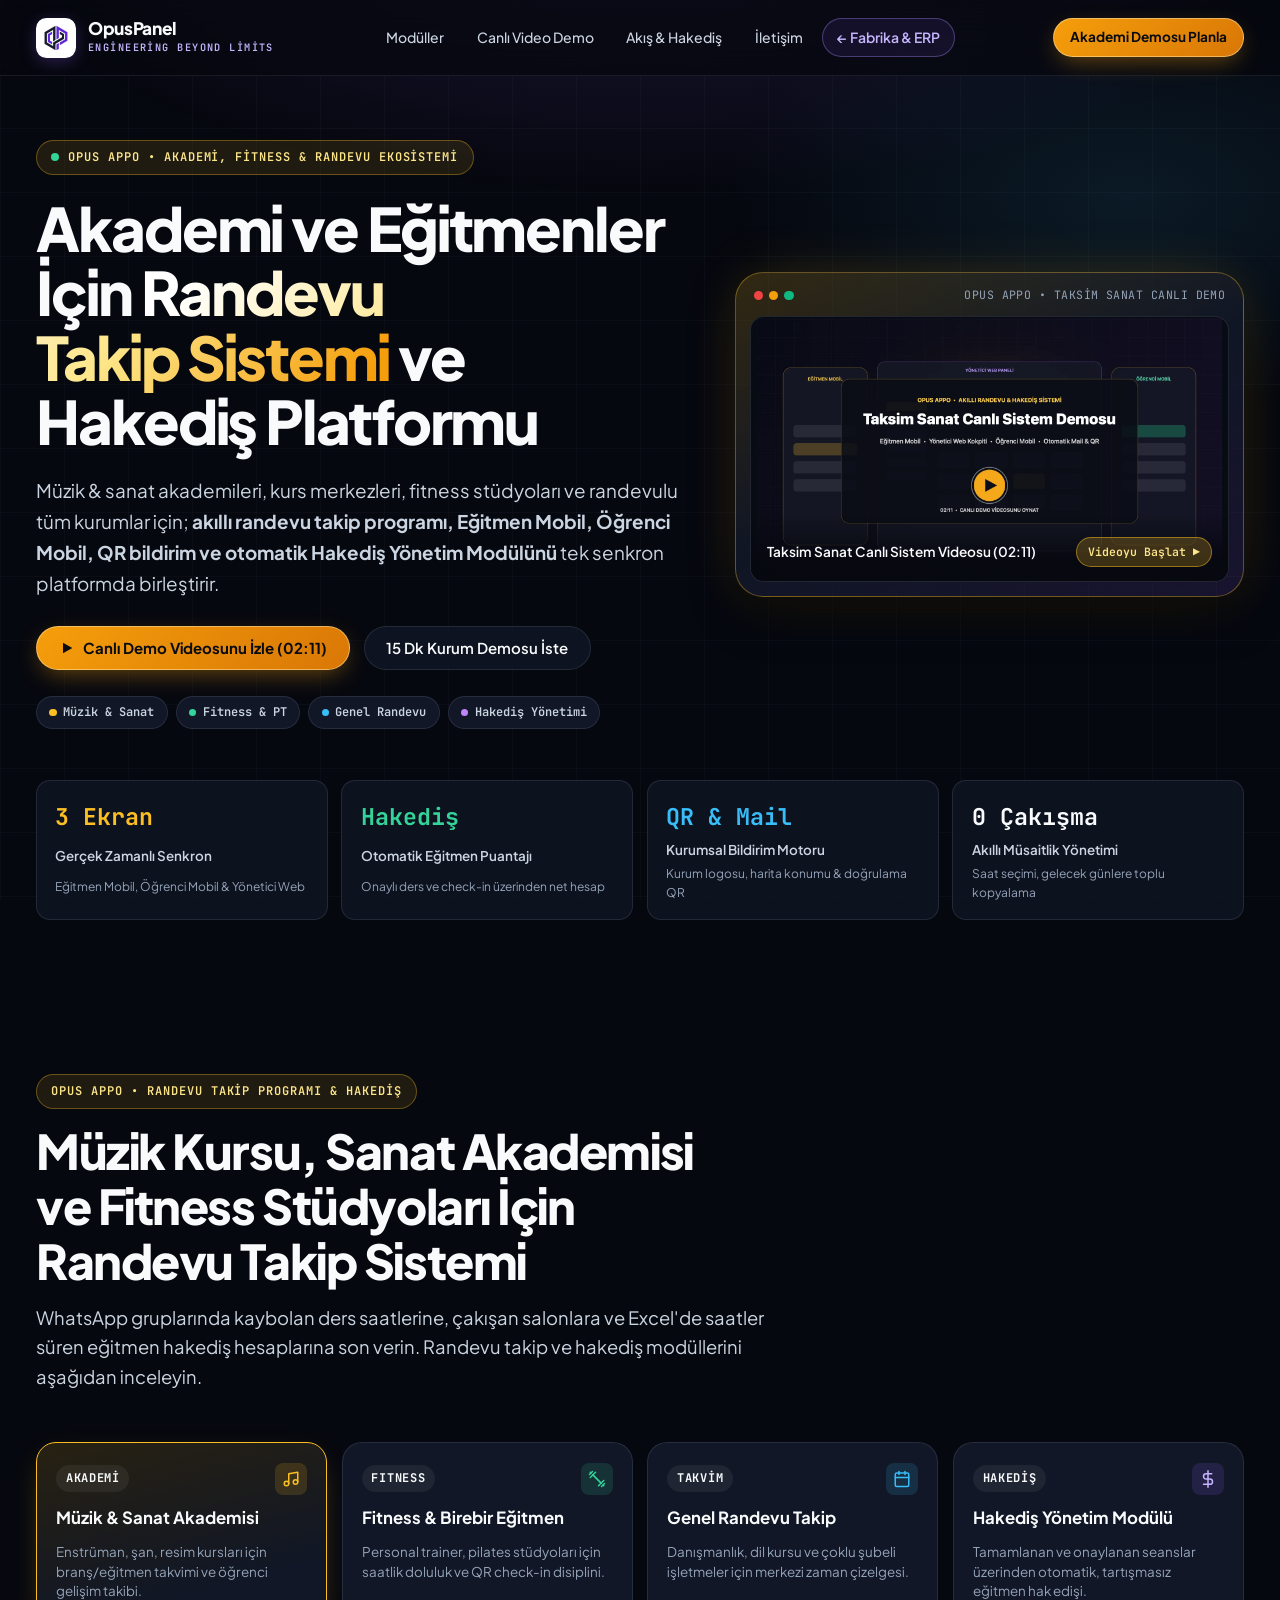
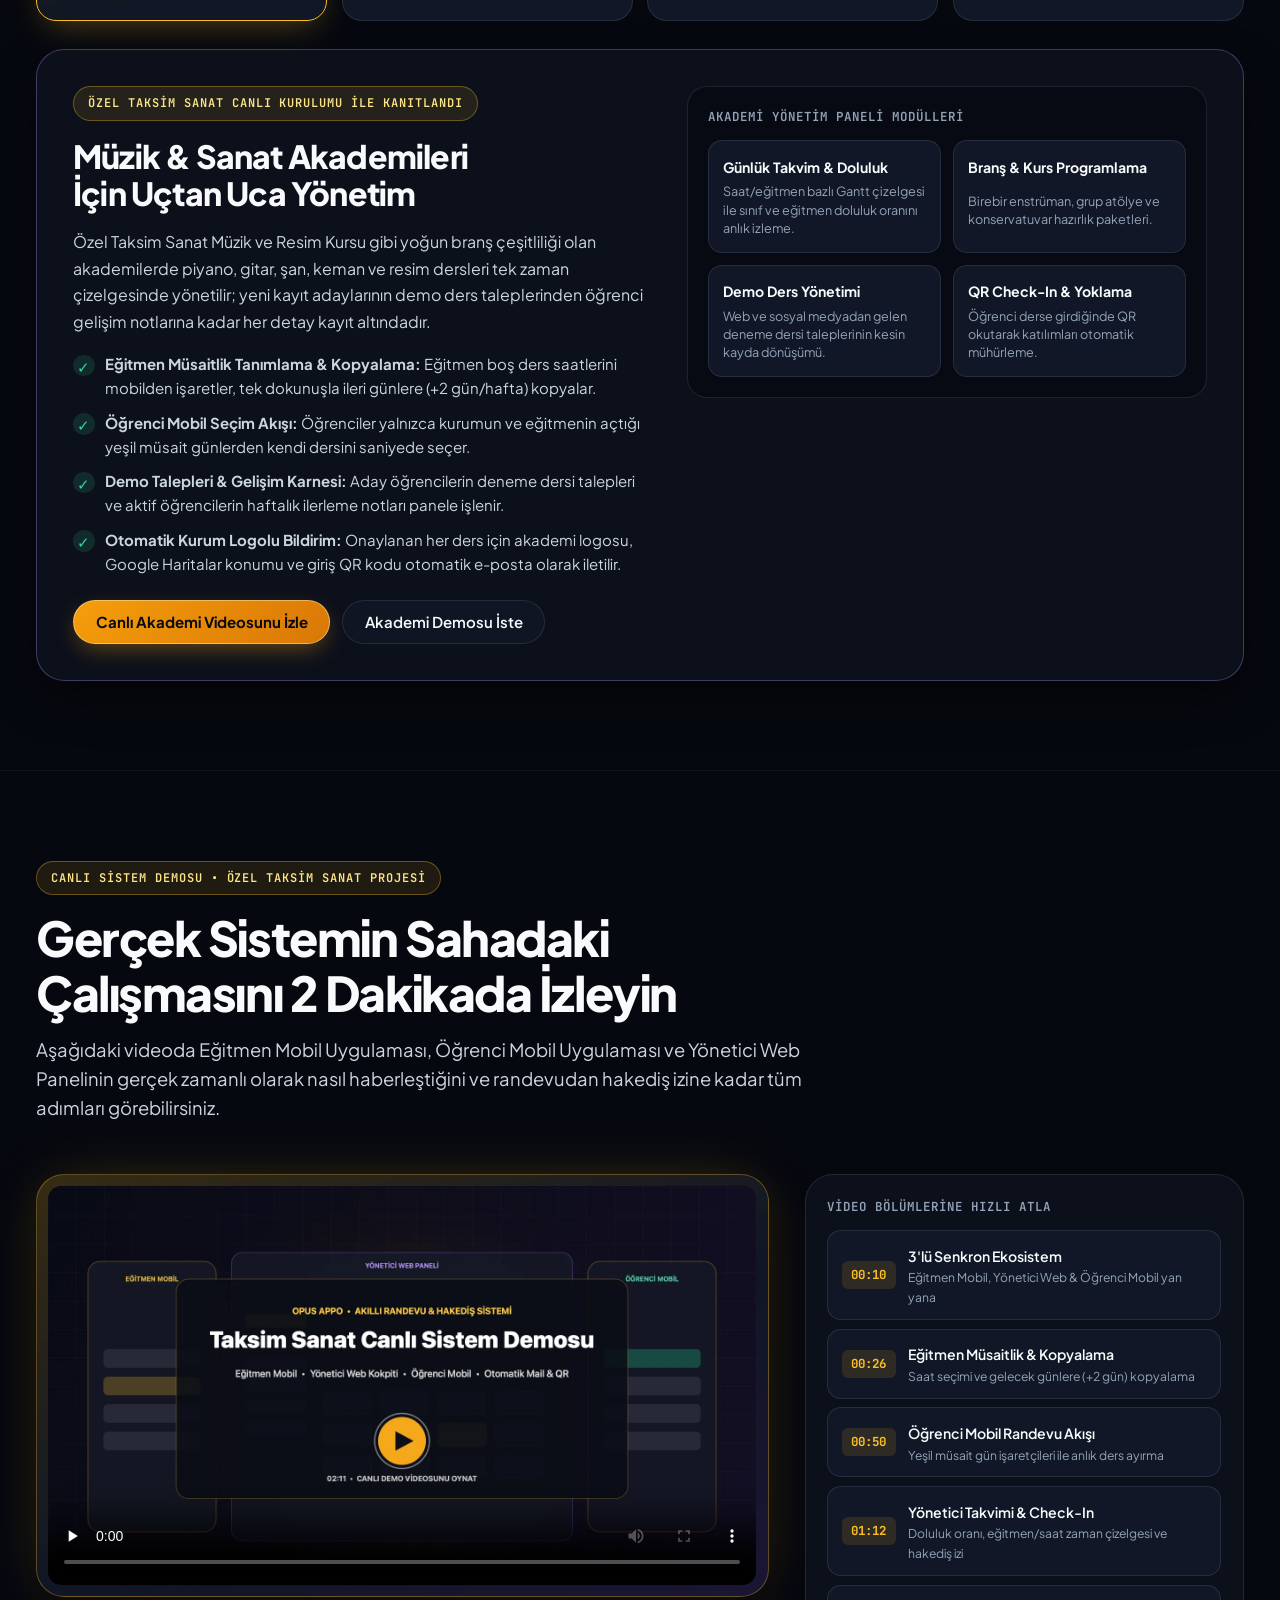
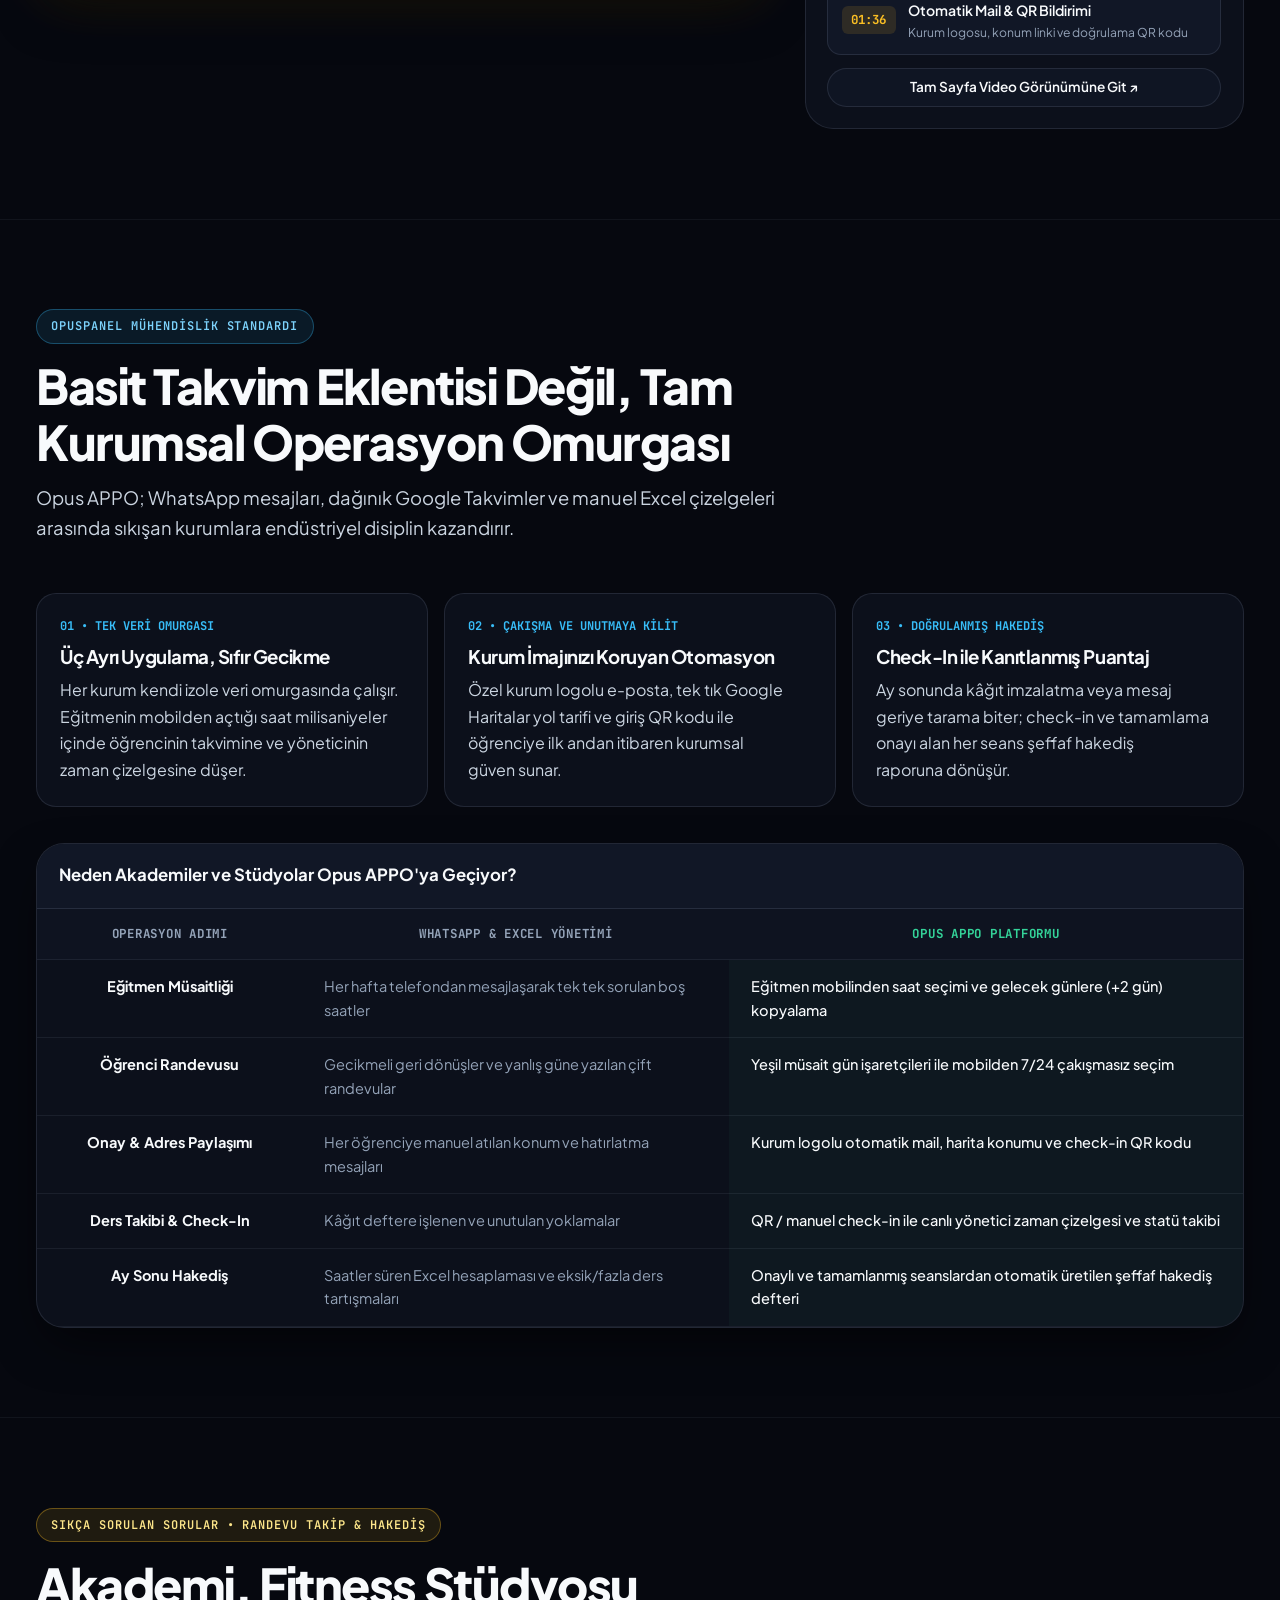
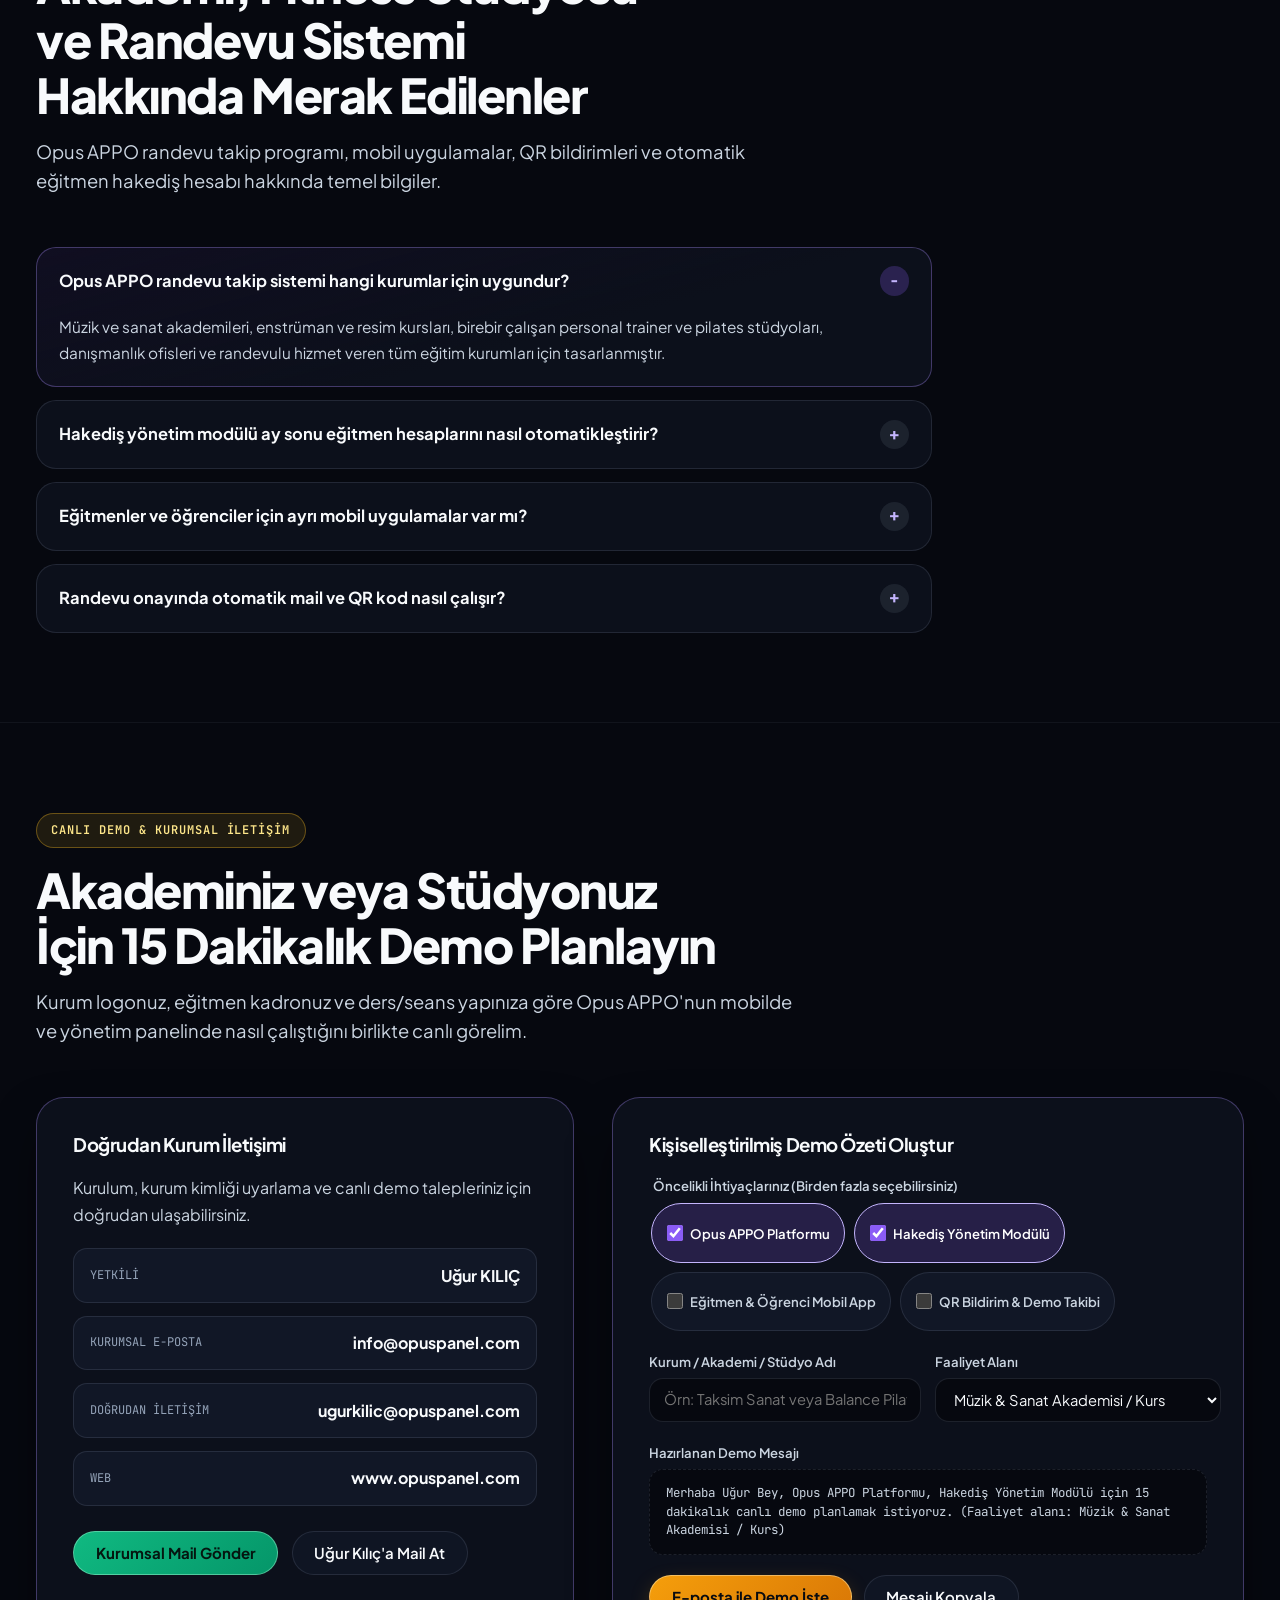
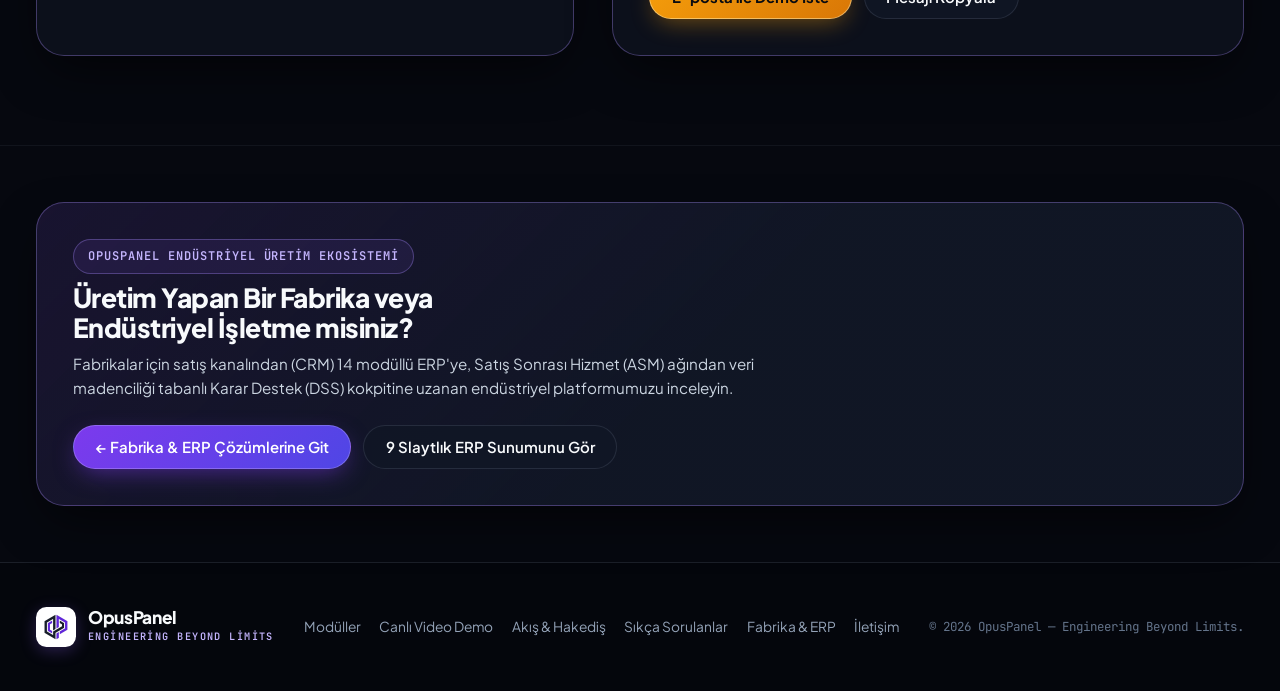
<file: appo/index.html>
<!DOCTYPE html>
<html lang="tr">
<head>
  <meta charset="UTF-8">
  <meta name="viewport" content="width=device-width, initial-scale=1.0">
  <title>Opus APPO — Akademi, Fitness &amp; Kurslar İçin Randevu Takip Sistemi ve Hakediş Programı</title>
  <meta name="description" content="OpusPanel Opus APPO (Engineering Beyond Limits): Müzik ve sanat akademileri, fitness stüdyoları, birebir eğitmenler ve kurslar için Eğitmen Mobil, Öğrenci Mobil, akıllı randevu takip programı ve otomatik hakediş yazılımı.">
  <meta name="robots" content="index, follow, max-image-preview:large">
  <link rel="canonical" href="https://www.opuspanel.com/appo">
  <meta name="theme-color" content="#06080f">
  <meta property="og:title" content="Opus APPO — Randevu Takip Sistemi &amp; Hakediş Yazılımı | OpusPanel">
  <meta property="og:description" content="Taksim Sanat canlı projesinde kanıtlanan 3 katmanlı senkron randevu takip programı: Eğitmen Mobil, Öğrenci Mobil, QR Bildirim ve Otomatik Hakediş.">
  <meta property="og:type" content="website">
  <meta property="og:locale" content="tr_TR">
  <meta property="og:site_name" content="OpusPanel">
  <meta property="og:url" content="https://www.opuspanel.com/appo">
  <meta property="og:image" content="https://www.opuspanel.com/assets/og-opuspanel-appo.jpg">
  <meta property="og:image:width" content="1200">
  <meta property="og:image:height" content="630">
  <meta name="twitter:card" content="summary_large_image">
  <meta name="twitter:title" content="Opus APPO — Akademi &amp; Stüdyo Randevu Takip Sistemi">
  <meta name="twitter:description" content="Müzik akademileri ve fitness eğitmenleri için 3'lü senkron randevu takip programı ve otomatik hakediş yönetimi.">
  <meta name="twitter:image" content="https://www.opuspanel.com/assets/og-opuspanel-appo.jpg">

  <link rel="icon" type="image/png" href="/assets/opus-emblem.png">
  <link rel="apple-touch-icon" href="/assets/opus-emblem.png">

  <script type="application/ld+json">
  {
    "@context": "https://schema.org",
    "@graph": [
      {
        "@type": "SoftwareApplication",
        "@id": "https://www.opuspanel.com/appo#software",
        "name": "Opus APPO — Randevu Takip Sistemi ve Hakediş Platformu",
        "applicationCategory": "BusinessApplication",
        "operatingSystem": "Web, Android, iOS",
        "url": "https://www.opuspanel.com/appo",
        "publisher": {
          "@type": "Organization",
          "name": "OpusPanel",
          "url": "https://www.opuspanel.com/",
          "email": "info@opuspanel.com"
        },
        "featureList": [
          "Eğitmen Müsaitlik Tanımlama ve Toplu Kopyalama",
          "Öğrenci & Üye Mobil Randevu Takip Uygulaması",
          "Yönetici Gantt Çizelgesi ve Çoklu Oda/Şube Doluluk",
          "QR Check-In ve Kurum Logolu Otomatik Bildirim Maili",
          "Onaylı Seans Üzerinden Otomatik Hakediş Yönetim Modülü"
        ]
      },
      {
        "@type": "VideoObject",
        "name": "Opus APPO Taksim Sanat Canlı Randevu Takip & Hakediş Demo Videosu",
        "description": "Özel Taksim Sanat Müzik ve Resim Kursu canlı kurulumunda Eğitmen Mobil, Öğrenci Mobil ve Yönetici Web Paneli ile randevu takip ve hakediş yönetimi.",
        "thumbnailUrl": "https://www.opuspanel.com/assets/appo-demo-poster.webp",
        "contentUrl": "https://www.opuspanel.com/videos/OpusPanelDemo.mp4",
        "uploadDate": "2026-09-29",
        "duration": "PT2M11S",
        "inLanguage": "tr-TR"
      },
      {
        "@type": "FAQPage",
        "@id": "https://www.opuspanel.com/appo#faq",
        "mainEntity": [
          {
            "@type": "Question",
            "name": "Opus APPO randevu takip sistemi hangi kurumlar için uygundur?",
            "acceptedAnswer": {
              "@type": "Answer",
              "text": "Müzik ve sanat akademileri, enstrüman ve resim kursları, birebir çalışan personal trainer ve pilates stüdyoları, danışmanlık ofisleri ve randevulu hizmet veren tüm eğitim kurumları için tasarlanmıştır."
            }
          },
          {
            "@type": "Question",
            "name": "Hakediş yönetim modülü ay sonu eğitmen hesaplarını nasıl otomatikleştirir?",
            "acceptedAnswer": {
              "@type": "Answer",
              "text": "Yalnızca QR check-in veya yönetici/eğitmen onayı ile tamamlanan ders ve seanslar otomatik olarak eğitmen hakediş defterine aktarılır; iptal veya gerçekleşmeyen kayıtlar karışmaz ve seçilen tarih aralığında net tutar saniyede raporlanır."
            }
          },
          {
            "@type": "Question",
            "name": "Eğitmenler ve öğrenciler için ayrı mobil uygulamalar var mı?",
            "acceptedAnswer": {
              "@type": "Answer",
              "text": "Evet. Opus APPO üç senkron katmandan oluşur: Eğitmen Mobil üzerinden müsaitlik açılır ve ileri tarihlere kopyalanır, Öğrenci Mobil yeşil müsait günleri göstererek anlık randevu aldırır, Yönetici Web Paneli ise tüm salon ve doluluğu tek ekranda yönetir."
            }
          },
          {
            "@type": "Question",
            "name": "Randevu onayında otomatik mail ve QR kod nasıl çalışır?",
            "acceptedAnswer": {
              "@type": "Answer",
              "text": "Randevu oluşturulduğu anda kurumun logosunu, Google Haritalar konum bağlantısını ve kapıda yoklama için tekil QR kodu içeren bilgilendirme e-postası otomatik olarak iletilir."
            }
          }
        ]
      }
    ]
  }
  </script>

  <link rel="preconnect" href="https://fonts.googleapis.com">
  <link rel="preconnect" href="https://fonts.gstatic.com" crossorigin>
  <link rel="stylesheet" href="https://fonts.googleapis.com/css2?family=JetBrains+Mono:wght@500;600;700&amp;family=Plus+Jakarta+Sans:wght@500;600;700;800&amp;display=swap">
  <link rel="stylesheet" href="/styles.css">
</head>
<body>
  <a href="#main-content" class="skip-link visually-hidden">Ana içeriğe geç</a>

  <!-- Fixed Shrinking Header -->
  <header class="site-header" id="siteHeader">
    <div class="header-inner">
      <a href="/appo" class="brand" aria-label="OpusPanel Opus APPO Ana Sayfa">
        <span class="brand-emblem">
          <img src="/assets/opus-emblem.webp" alt="" width="512" height="512" decoding="async">
        </span>
        <span class="brand-copy">
          <span class="brand-name">OpusPanel</span>
          <span class="brand-tagline">Engineering Beyond Limits</span>
        </span>
      </a>

      <nav class="primary-nav" aria-label="Ana">
        <ul class="nav-list">
          <li><a href="#moduller" class="nav-link">Modüller</a></li>
          <li><a href="#video-demo" class="nav-link">Canlı Video Demo</a></li>
          <li><a href="#hakedis-mimarisi" class="nav-link">Akış &amp; Hakediş</a></li>
          <li><a href="#iletisim" class="nav-link">İletişim</a></li>
          <li><a href="/" class="nav-link nav-link--erp">← Fabrika &amp; ERP</a></li>
        </ul>
      </nav>

      <div class="header-actions">
        <a href="#iletisim" class="btn btn--amber btn--sm header-demo-btn">Akademi Demosu Planla</a>
        <button type="button" class="mobile-menu-btn" id="openMobileMenu" aria-label="Menüyü aç" aria-controls="mobileDrawer" aria-expanded="false">
          <svg width="22" height="22" viewBox="0 0 24 24" fill="none" stroke="currentColor" stroke-width="2" stroke-linecap="round" aria-hidden="true">
            <line x1="4" y1="7" x2="20" y2="7"></line>
            <line x1="4" y1="12" x2="20" y2="12"></line>
            <line x1="4" y1="17" x2="20" y2="17"></line>
          </svg>
        </button>
      </div>
    </div>
  </header>

  <!-- Mobile Navigation Drawer Dialog -->
  <dialog id="mobileDrawer" class="mobile-drawer" closedby="any" aria-labelledby="drawerTitle">
    <div class="drawer-head">
      <span id="drawerTitle" class="brand-name">Opus APPO Menü</span>
      <button type="button" class="btn btn--ghost btn--sm" id="closeMobileMenu" aria-label="Menüyü kapat">Kapat</button>
    </div>
    <nav aria-label="Mobil">
      <ul class="drawer-nav">
        <li><a href="#moduller" data-drawer-link>Opus APPO Modülleri <span>→</span></a></li>
        <li><a href="#video-demo" data-drawer-link>Taksim Sanat Canlı Video <span>→</span></a></li>
        <li><a href="#hakedis-mimarisi" data-drawer-link>3'lü Sistem &amp; Hakediş <span>→</span></a></li>
        <li><a href="#iletisim" data-drawer-link>15 Dk Canlı Demo <span>→</span></a></li>
        <li><a href="/" class="drawer-switch drawer-switch--erp" data-drawer-link>← Fabrika &amp; ERP Çözümleri <span>↗</span></a></li>
      </ul>
    </nav>
  </dialog>

  <main id="main-content" tabindex="-1">
    <!-- Hero Section -->
    <section class="hero" id="hero">
      <div class="container">
        <div class="hero-grid">
          <div class="hero-content">
            <div class="eyebrow eyebrow--amber">
              <span class="pulse-dot" aria-hidden="true"></span>
              <span>Opus APPO • Akademi, Fitness &amp; Randevu Ekosistemi</span>
            </div>

            <h1 class="hero-title">
              Akademi ve Eğitmenler İçin <span class="gradient-text gradient-text--amber">Randevu Takip Sistemi</span> ve Hakediş Platformu
            </h1>

            <p class="hero-lead">
              Müzik &amp; sanat akademileri, kurs merkezleri, fitness stüdyoları ve randevulu tüm kurumlar için; <strong>akıllı randevu takip programı, Eğitmen Mobil, Öğrenci Mobil, QR bildirim ve otomatik Hakediş Yönetim Modülünü</strong> tek senkron platformda birleştirir.
            </p>

            <div class="hero-actions">
              <a href="#video-demo" class="btn btn--amber">
                <svg width="16" height="16" viewBox="0 0 24 24" fill="currentColor" aria-hidden="true">
                  <polygon points="6 4 20 12 6 20 6 4"></polygon>
                </svg>
                <span>Canlı Demo Videosunu İzle (02:11)</span>
              </a>
              <a href="#iletisim" class="btn btn--ghost">
                <span>15 Dk Kurum Demosu İste</span>
              </a>
            </div>

            <ul class="hero-solution-pills" aria-label="Opus APPO modül kısayolları">
              <li>
                <a href="#moduller" class="mini-pill" data-jump-solution="akademi">
                  <span class="mini-pill-dot" style="background: #fbbf24;" aria-hidden="true"></span>Müzik &amp; Sanat
                </a>
              </li>
              <li>
                <a href="#moduller" class="mini-pill" data-jump-solution="fitness">
                  <span class="mini-pill-dot" style="background: #34d399;" aria-hidden="true"></span>Fitness &amp; PT
                </a>
              </li>
              <li>
                <a href="#moduller" class="mini-pill" data-jump-solution="randevu">
                  <span class="mini-pill-dot" style="background: #38bdf8;" aria-hidden="true"></span>Genel Randevu
                </a>
              </li>
              <li>
                <a href="#moduller" class="mini-pill" data-jump-solution="hakedis">
                  <span class="mini-pill-dot" style="background: #c084fc;" aria-hidden="true"></span>Hakediş Yönetimi
                </a>
              </li>
            </ul>
          </div>

          <div class="hero-stage">
            <div class="hero-frame hero-frame--amber">
              <div class="hero-frame-bar">
                <div class="window-dots" aria-hidden="true">
                  <span></span><span></span><span></span>
                </div>
                <span class="frame-caption">OPUS APPO • TAKSİM SANAT CANLI DEMO</span>
              </div>
              <button type="button" class="hero-slide-trigger" id="heroPlayAppo" aria-label="Taksim Sanat Opus APPO demo videosunu oynat">
                <img
                  src="/assets/appo-demo-poster.webp"
                  alt="Özel Taksim Sanat Müzik ve Resim Kursu için çalışan Opus APPO Yönetici Web Paneli, Eğitmen Mobil ve Öğrenci Mobil ekranları"
                  width="1600"
                  height="900"
                  fetchpriority="high"
                  loading="eager"
                  decoding="sync"
                >
                <span class="hero-slide-overlay">
                  <span class="hero-slide-overlay-label">Taksim Sanat Canlı Sistem Videosu (02:11)</span>
                  <span class="hero-slide-overlay-tag hero-slide-overlay-tag--amber">Videoyu Başlat ▶</span>
                </span>
              </button>
            </div>
          </div>
        </div>

        <!-- Academy Telemetry Strip -->
        <ul class="telemetry-strip" aria-label="Opus APPO öne çıkan yetenekler">
          <li class="telemetry-card">
            <span class="telemetry-val" style="color: var(--opus-amber);">3 Ekran</span>
            <span class="telemetry-label">Gerçek Zamanlı Senkron</span>
            <span class="telemetry-sub">Eğitmen Mobil, Öğrenci Mobil &amp; Yönetici Web</span>
          </li>
          <li class="telemetry-card">
            <span class="telemetry-val" style="color: var(--opus-emerald);">Hakediş</span>
            <span class="telemetry-label">Otomatik Eğitmen Puantajı</span>
            <span class="telemetry-sub">Onaylı ders ve check-in üzerinden net hesap</span>
          </li>
          <li class="telemetry-card">
            <span class="telemetry-val" style="color: var(--opus-cyan);">QR &amp; Mail</span>
            <span class="telemetry-label">Kurumsal Bildirim Motoru</span>
            <span class="telemetry-sub">Kurum logosu, harita konumu &amp; doğrulama QR</span>
          </li>
          <li class="telemetry-card">
            <span class="telemetry-val">0 Çakışma</span>
            <span class="telemetry-label">Akıllı Müsaitlik Yönetimi</span>
            <span class="telemetry-sub">Saat seçimi, gelecek günlere toplu kopyalama</span>
          </li>
        </ul>
      </div>
    </section>

    <!-- Modüller & Kullanım Senaryoları Section -->
    <section class="section" id="moduller">
      <div class="container">
        <header class="section-header reveal-on-scroll">
          <div class="eyebrow eyebrow--amber">Opus APPO • Randevu Takip Programı &amp; Hakediş</div>
          <h2 class="section-title">Müzik Kursu, Sanat Akademisi ve Fitness Stüdyoları İçin Randevu Takip Sistemi</h2>
          <p class="section-lead">
            WhatsApp gruplarında kaybolan ders saatlerine, çakışan salonlara ve Excel'de saatler süren eğitmen hakediş hesaplarına son verin. Randevu takip ve hakediş modüllerini aşağıdan inceleyin.
          </p>
        </header>

        <div class="solutions-grid" role="tablist" aria-label="Opus APPO Modülleri">
          <button type="button" class="solution-tab" role="tab" id="tab-akademi" aria-selected="true" aria-controls="panel-akademi" data-solution="akademi" data-accent="amber">
            <span class="solution-tab-top">
              <span class="solution-code">AKADEMİ</span>
              <span class="solution-tab-icon" aria-hidden="true">
                <svg width="18" height="18" viewBox="0 0 24 24" fill="none" stroke="currentColor" stroke-width="2" stroke-linecap="round" stroke-linejoin="round"><path d="M9 18V5l12-2v13"/><circle cx="6" cy="18" r="3"/><circle cx="18" cy="16" r="3"/></svg>
              </span>
            </span>
            <span class="solution-tab-title">Müzik &amp; Sanat Akademisi</span>
            <span class="solution-tab-desc">Enstrüman, şan, resim kursları için branş/eğitmen takvimi ve öğrenci gelişim takibi.</span>
          </button>

          <button type="button" class="solution-tab" role="tab" id="tab-fitness" aria-selected="false" aria-controls="panel-fitness" data-solution="fitness" data-accent="emerald">
            <span class="solution-tab-top">
              <span class="solution-code">FITNESS</span>
              <span class="solution-tab-icon" aria-hidden="true">
                <svg width="18" height="18" viewBox="0 0 24 24" fill="none" stroke="currentColor" stroke-width="2" stroke-linecap="round" stroke-linejoin="round"><path d="M6.5 6.5 17.5 17.5"/><path d="m21 21-1-1"/><path d="m3 3 1 1"/><path d="m18 22 4-4"/><path d="m2 6 4-4"/><path d="m3 10 7-7"/><path d="m14 21 7-7"/></svg>
              </span>
            </span>
            <span class="solution-tab-title">Fitness &amp; Birebir Eğitmen</span>
            <span class="solution-tab-desc">Personal trainer, pilates stüdyoları için saatlik doluluk ve QR check-in disiplini.</span>
          </button>

          <button type="button" class="solution-tab" role="tab" id="tab-randevu" aria-selected="false" aria-controls="panel-randevu" data-solution="randevu" data-accent="cyan">
            <span class="solution-tab-top">
              <span class="solution-code">TAKVİM</span>
              <span class="solution-tab-icon" aria-hidden="true">
                <svg width="18" height="18" viewBox="0 0 24 24" fill="none" stroke="currentColor" stroke-width="2" stroke-linecap="round" stroke-linejoin="round"><rect x="3" y="4" width="18" height="18" rx="2"/><line x1="16" y1="2" x2="16" y2="6"/><line x1="8" y1="2" x2="8" y2="6"/><line x1="3" y1="10" x2="21" y2="10"/></svg>
              </span>
            </span>
            <span class="solution-tab-title">Genel Randevu Takip</span>
            <span class="solution-tab-desc">Danışmanlık, dil kursu ve çoklu şubeli işletmeler için merkezi zaman çizelgesi.</span>
          </button>

          <button type="button" class="solution-tab" role="tab" id="tab-hakedis" aria-selected="false" aria-controls="panel-hakedis" data-solution="hakedis" data-accent="violet">
            <span class="solution-tab-top">
              <span class="solution-code">HAKEDİŞ</span>
              <span class="solution-tab-icon" aria-hidden="true">
                <svg width="18" height="18" viewBox="0 0 24 24" fill="none" stroke="currentColor" stroke-width="2" stroke-linecap="round" stroke-linejoin="round"><line x1="12" y1="1" x2="12" y2="23"/><path d="M17 5H9.5a3.5 3.5 0 0 0 0 7h5a3.5 3.5 0 0 1 0 7H6"/></svg>
              </span>
            </span>
            <span class="solution-tab-title">Hakediş Yönetim Modülü</span>
            <span class="solution-tab-desc">Tamamlanan ve onaylanan seanslar üzerinden otomatik, tartışmasız eğitmen hak edişi.</span>
          </button>
        </div>

        <!-- Tabpanels -->
        <article class="blueprint-panel" role="tabpanel" id="panel-akademi" aria-labelledby="tab-akademi">
          <div class="blueprint-grid">
            <div class="blueprint-info">
              <div class="eyebrow eyebrow--amber">Özel Taksim Sanat Canlı Kurulumu ile Kanıtlandı</div>
              <h3 class="blueprint-title">Müzik &amp; Sanat Akademileri İçin Uçtan Uca Yönetim</h3>
              <p class="blueprint-summary">
                Özel Taksim Sanat Müzik ve Resim Kursu gibi yoğun branş çeşitliliği olan akademilerde piyano, gitar, şan, keman ve resim dersleri tek zaman çizelgesinde yönetilir; yeni kayıt adaylarının demo ders taleplerinden öğrenci gelişim notlarına kadar her detay kayıt altındadır.
              </p>
              <ul class="blueprint-features">
                <li><span class="check-mark" aria-hidden="true">✓</span><span><strong>Eğitmen Müsaitlik Tanımlama &amp; Kopyalama:</strong> Eğitmen boş ders saatlerini mobilden işaretler, tek dokunuşla ileri günlere (+2 gün/hafta) kopyalar.</span></li>
                <li><span class="check-mark" aria-hidden="true">✓</span><span><strong>Öğrenci Mobil Seçim Akışı:</strong> Öğrenciler yalnızca kurumun ve eğitmenin açtığı yeşil müsait günlerden kendi dersini saniyede seçer.</span></li>
                <li><span class="check-mark" aria-hidden="true">✓</span><span><strong>Demo Talepleri &amp; Gelişim Karnesi:</strong> Aday öğrencilerin deneme dersi talepleri ve aktif öğrencilerin haftalık ilerleme notları panele işlenir.</span></li>
                <li><span class="check-mark" aria-hidden="true">✓</span><span><strong>Otomatik Kurum Logolu Bildirim:</strong> Onaylanan her ders için akademi logosu, Google Haritalar konumu ve giriş QR kodu otomatik e-posta olarak iletilir.</span></li>
              </ul>
              <div class="blueprint-actions">
                <a href="#video-demo" class="btn btn--amber">Canlı Akademi Videosunu İzle</a>
                <a href="#iletisim" class="btn btn--ghost" data-select-demo="Opus APPO Platformu">Akademi Demosu İste</a>
              </div>
            </div>
            <div class="blueprint-modules-box">
              <div class="blueprint-modules-heading">Akademi Yönetim Paneli Modülleri</div>
              <div class="module-cards">
                <div class="module-mini">
                  <div class="module-mini-title">Günlük Takvim &amp; Doluluk</div>
                  <div class="module-mini-text">Saat/eğitmen bazlı Gantt çizelgesi ile sınıf ve eğitmen doluluk oranını anlık izleme.</div>
                </div>
                <div class="module-mini">
                  <div class="module-mini-title">Branş &amp; Kurs Programlama</div>
                  <div class="module-mini-text">Birebir enstrüman, grup atölye ve konservatuvar hazırlık paketleri.</div>
                </div>
                <div class="module-mini">
                  <div class="module-mini-title">Demo Ders Yönetimi</div>
                  <div class="module-mini-text">Web ve sosyal medyadan gelen deneme dersi taleplerinin kesin kayda dönüşümü.</div>
                </div>
                <div class="module-mini">
                  <div class="module-mini-title">QR Check-In &amp; Yoklama</div>
                  <div class="module-mini-text">Öğrenci derse girdiğinde QR okutarak katılımları otomatik mühürleme.</div>
                </div>
              </div>
            </div>
          </div>
        </article>

        <article class="blueprint-panel" role="tabpanel" id="panel-fitness" aria-labelledby="tab-fitness" hidden>
          <div class="blueprint-grid">
            <div class="blueprint-info">
              <div class="eyebrow eyebrow--emerald">Personal Trainer &amp; Reformer Stüdyoları</div>
              <h3 class="blueprint-title">Fitness Eğitmenleri &amp; Stüdyolar İçin Akıllı Seans Takibi</h3>
              <p class="blueprint-summary">
                Birebir antrenman ve reformer pilates stüdyolarında telefon trafiğini sıfırlar. Üyeler mobil uygulamadan antrenörün müsait saatini görerek kendi randevusunu ayırır; antrenör ve stüdyo yöneticisi günlük seans listesini anlık takip eder.
              </p>
              <ul class="blueprint-features">
                <li><span class="check-mark" aria-hidden="true">✓</span><span><strong>Anlık Paket &amp; Seans Kontrolü:</strong> Üyenin kalan seans hakkı dolduğunda veya iptal penceresi geçtiğinde sistem kuralları otomatik işletir.</span></li>
                <li><span class="check-mark" aria-hidden="true">✓</span><span><strong>Antrenör Telefonunda Anında Plan:</strong> Eğitmen hafta sonu çalışacağı saatleri açıp tek tıkla ayın diğer haftalarına çoğaltır.</span></li>
                <li><span class="check-mark" aria-hidden="true">✓</span><span><strong>Geldi / Gelmedi / Tamamlandı Durumu:</strong> Manuel check-in veya kapı QR okutmasıyla seans gerçekleşme durumu kesinleşir.</span></li>
                <li><span class="check-mark" aria-hidden="true">✓</span><span><strong>PT Hakedişine Doğrudan Akış:</strong> İptal edilen veya yapılmayan dersler karışmaz; yalnızca gerçekleşen seanslar hakedişe yansır.</span></li>
              </ul>
              <div class="blueprint-actions">
                <a href="#video-demo" class="btn btn--emerald">Eğitmen Akışını Videoda Gör (00:26)</a>
                <a href="#iletisim" class="btn btn--ghost" data-select-demo="Eğitmen &amp; Öğrenci Mobil App">Stüdyo Demosu İste</a>
              </div>
            </div>
            <div class="blueprint-modules-box">
              <div class="blueprint-modules-heading">Stüdyo &amp; PT Sahası Yetenekleri</div>
              <div class="module-cards">
                <div class="module-mini">
                  <div class="module-mini-title">Hızlı Müsaitlik Şablonu</div>
                  <div class="module-mini-text">Antrenör yoğunluk saatlerine göre esnek 30/45/60 dakikalık slot üretimi.</div>
                </div>
                <div class="module-mini">
                  <div class="module-mini-title">Üye Kendi Kendine Randevu</div>
                  <div class="module-mini-text">Gece yarısı bile WhatsApp yazışması olmadan ertesi güne boş seans ayırtma.</div>
                </div>
                <div class="module-mini">
                  <div class="module-mini-title">Antrenör &amp; Stüdyo Payı</div>
                  <div class="module-mini-text">Birebir ve düet seanslar için farklı prim/hakediş oranları tanımlama.</div>
                </div>
                <div class="module-mini">
                  <div class="module-mini-title">Konum &amp; Hatırlatma Bildirimi</div>
                  <div class="module-mini-text">Seans onayında stüdyo adresi, harita linki ve QR bilet otomatik gönderimi.</div>
                </div>
              </div>
            </div>
          </div>
        </article>

        <article class="blueprint-panel" role="tabpanel" id="panel-randevu" aria-labelledby="tab-randevu" hidden>
          <div class="blueprint-grid">
            <div class="blueprint-info">
              <div class="eyebrow eyebrow--cyan">Merkezi Operasyon Kokpiti • Genel Randevu Sistemi</div>
              <h3 class="blueprint-title">Çoklu Oda, Uzman &amp; Şube İçin Çakışmasız Randevu Takvimi</h3>
              <p class="blueprint-summary">
                Özel eğitim kurumları, dil kursları, danışmanlık ofisleri veya randevuyla hizmet veren tüm işletmeler için tasarlanmış yönetim ekranı: tüm uzmanların günlük akışı renkli statü etiketleriyle tek ekranda görünür.
              </p>
              <ul class="blueprint-features">
                <li><span class="check-mark" aria-hidden="true">✓</span><span><strong>Zaman Çizelgesi &amp; Durum Filtreleme:</strong> Onaylandı, Beklemede, Check-in Yapıldı veya Tamamlandı statüleriyle anlık filtreleme.</span></li>
                <li><span class="check-mark" aria-hidden="true">✓</span><span><strong>Rol Bazlı Güvenli Yetkilendirme:</strong> Yönetici tüm şube/odaları görürken, her uzman yalnızca kendi takvimini ve hakedişini izler.</span></li>
                <li><span class="check-mark" aria-hidden="true">✓</span><span><strong>Tek Tık Manuel Düzenleme:</strong> Acil durumda yönetici panelden ders saatini kaydırabilir veya yedek eğitmen atayabilir.</span></li>
                <li><span class="check-mark" aria-hidden="true">✓</span><span><strong>Markalı Bildirim Şablonu:</strong> Kurum logosu ve kimliğiyle özelleşmiş profesyonel e-posta onayları.</span></li>
              </ul>
              <div class="blueprint-actions">
                <a href="#video-demo" class="btn btn--primary">Yönetici Takvimini Gör (01:12)</a>
                <a href="#iletisim" class="btn btn--ghost" data-select-demo="QR Bildirim &amp; Demo Takibi">Kurumsal Takvim Demosu İste</a>
              </div>
            </div>
            <div class="blueprint-modules-box">
              <div class="blueprint-modules-heading">Yönetim Paneli Kontrol Araçları</div>
              <div class="module-cards">
                <div class="module-mini">
                  <div class="module-mini-title">Çakışma Engelleyici Motor</div>
                  <div class="module-mini-text">Aynı eğitmen, aynı üye veya aynı derslik için eşzamanlı çift rezervasyon kilidi.</div>
                </div>
                <div class="module-mini">
                  <div class="module-mini-title">Aylık &amp; Günlük Doluluk Analizi</div>
                  <div class="module-mini-text">Hangi gün ve saatlerin verimli, hangi slotların boş kaldığını görsel izleme.</div>
                </div>
                <div class="module-mini">
                  <div class="module-mini-title">Öğrenci / Danışan Kartı</div>
                  <div class="module-mini-text">Geçmiş tüm randevular, gelişim notları ve iletişim bilgileri tek pencerede.</div>
                </div>
                <div class="module-mini">
                  <div class="module-mini-title">İzole Kurum Omurgası</div>
                  <div class="module-mini-text">Her kurumun verisi kendi izole veritabanında yüksek hız ve gizlilikle saklanır.</div>
                </div>
              </div>
            </div>
          </div>
        </article>

        <article class="blueprint-panel" role="tabpanel" id="panel-hakedis" aria-labelledby="tab-hakedis" hidden>
          <div class="blueprint-grid">
            <div class="blueprint-info">
              <div class="eyebrow">Otomatik Finans &amp; Prim Hesabı • Sıfır Tartışma</div>
              <h3 class="blueprint-title">Hakediş Yönetim Modülü — Şeffaf ve Hatasız Ay Sonu Kapanışı</h3>
              <p class="blueprint-summary">
                Akademilerde ve spor stüdyolarında en çok zaman alan ve itiraza açık konu olan ay sonu eğitmen ödemelerini takvime doğrudan bağlar. Yapılan her check-in ve onaylanan her seans anında eğitmen hakediş defterine işlenir.
              </p>
              <ul class="blueprint-features">
                <li><span class="check-mark" aria-hidden="true">✓</span><span><strong>Check-In &amp; Tamamlama Bağlı Hesap:</strong> Yalnızca QR ile doğrulanan veya yönetici/eğitmen tarafından onaylanan dersler hakediş üretir.</span></li>
                <li><span class="check-mark" aria-hidden="true">✓</span><span><strong>Eğitmen &amp; Tarih Aralığı Bazlı Rapor:</strong> İstenen iki tarih arasındaki toplam ders sayısı, birim bedel ve net ödeme tutarı saniyede listelenir.</span></li>
                <li><span class="check-mark" aria-hidden="true">✓</span><span><strong>Karşılıklı Şeffaflık:</strong> Hem kurum yönetimi hem eğitmen kendi tamamladığı ders dökümünü net şekilde takip edebilir.</span></li>
                <li><span class="check-mark" aria-hidden="true">✓</span><span><strong>Kâğıt Puantaj &amp; Excel'e Son:</strong> Defter tutma, WhatsApp geçmişi tarama ve eksik/fazla saat tartışmaları ortadan kalkar.</span></li>
              </ul>
              <div class="blueprint-actions">
                <a href="#video-demo" class="btn btn--primary">Hakediş İzini Videoda Gör</a>
                <a href="#iletisim" class="btn btn--ghost" data-select-demo="Hakediş Yönetim Modülü">Hakediş Modülü Demosu İste</a>
              </div>
            </div>
            <div class="blueprint-modules-box">
              <div class="blueprint-modules-heading">Hakediş Disiplini İş Akışı</div>
              <div class="module-cards">
                <div class="module-mini">
                  <div class="module-mini-title">1. Gerçekleşen Ders Kanıtı</div>
                  <div class="module-mini-text">QR doğrulama veya panel check-in onayı olmadan ders hakediş havuzuna girmez.</div>
                </div>
                <div class="module-mini">
                  <div class="module-mini-title">2. Branş / Ders Tipi Esnekliği</div>
                  <div class="module-mini-text">Birebir ders, deneme dersi veya grup seansı için kurum kurallarına uygun izleme.</div>
                </div>
                <div class="module-mini">
                  <div class="module-mini-title">3. Anlık Dönem Özeti</div>
                  <div class="module-mini-text">Ay ortasında bile hangi eğitmenin kaç ders tamamladığı anlık raporlanır.</div>
                </div>
                <div class="module-mini">
                  <div class="module-mini-title">4. Denetlenebilir Tarihçe</div>
                  <div class="module-mini-text">Her randevu değişikliği, iptal zamanı ve onaylayan kişi kayıt altında kalır.</div>
                </div>
              </div>
            </div>
          </div>
        </article>
      </div>
    </section>

    <!-- Taksim Sanat Canlı Demo Videosu -->
    <section class="section" id="video-demo">
      <div class="container">
        <header class="section-header reveal-on-scroll">
          <div class="eyebrow eyebrow--amber">Canlı Sistem Demosu • Özel Taksim Sanat Projesi</div>
          <h2 class="section-title">Gerçek Sistemin Sahadaki Çalışmasını 2 Dakikada İzleyin</h2>
          <p class="section-lead">
            Aşağıdaki videoda Eğitmen Mobil Uygulaması, Öğrenci Mobil Uygulaması ve Yönetici Web Panelinin gerçek zamanlı olarak nasıl haberleştiğini ve randevudan hakediş izine kadar tüm adımları görebilirsiniz.
          </p>
        </header>

        <div class="appo-showcase">
          <div class="video-shell">
            <div class="video-inner">
              <video
                id="appoVideo"
                controls
                playsinline
                preload="none"
                width="1920"
                height="1080"
                poster="/assets/appo-demo-poster.webp"
              >
                <source src="/videos/OpusPanelDemo.mp4" type="video/mp4">
                Tarayıcınız video etiketini desteklemiyor. <a href="/videos/OpusPanelDemo.mp4">Demo videosunu buradan açabilirsiniz.</a>
              </video>
            </div>
          </div>

          <aside class="chapters-panel" aria-label="Video sahne bölümleri">
            <div class="blueprint-modules-heading">Video Bölümlerine Hızlı Atla</div>
            <div class="chapters-list">
              <button type="button" class="chapter-btn" data-seek="10" aria-pressed="false">
                <span class="chapter-time">00:10</span>
                <span>
                  <span class="chapter-title">3'lü Senkron Ekosistem</span>
                  <span class="chapter-sub">Eğitmen Mobil, Yönetici Web &amp; Öğrenci Mobil yan yana</span>
                </span>
              </button>
              <button type="button" class="chapter-btn" data-seek="26" aria-pressed="false">
                <span class="chapter-time">00:26</span>
                <span>
                  <span class="chapter-title">Eğitmen Müsaitlik &amp; Kopyalama</span>
                  <span class="chapter-sub">Saat seçimi ve gelecek günlere (+2 gün) kopyalama</span>
                </span>
              </button>
              <button type="button" class="chapter-btn" data-seek="50" aria-pressed="false">
                <span class="chapter-time">00:50</span>
                <span>
                  <span class="chapter-title">Öğrenci Mobil Randevu Akışı</span>
                  <span class="chapter-sub">Yeşil müsait gün işaretçileri ile anlık ders ayırma</span>
                </span>
              </button>
              <button type="button" class="chapter-btn" data-seek="72" aria-pressed="false">
                <span class="chapter-time">01:12</span>
                <span>
                  <span class="chapter-title">Yönetici Takvimi &amp; Check-In</span>
                  <span class="chapter-sub">Doluluk oranı, eğitmen/saat zaman çizelgesi ve hakediş izi</span>
                </span>
              </button>
              <button type="button" class="chapter-btn" data-seek="96" aria-pressed="false">
                <span class="chapter-time">01:36</span>
                <span>
                  <span class="chapter-title">Otomatik Mail &amp; QR Bildirimi</span>
                  <span class="chapter-sub">Kurum logosu, konum linki ve doğrulama QR kodu</span>
                </span>
              </button>
            </div>
            <a href="/demovideo" class="btn btn--ghost btn--sm">Tam Sayfa Video Görünümüne Git ↗</a>
          </aside>
        </div>
      </div>
    </section>

    <!-- Mimari Fark & Karşılaştırma -->
    <section class="section" id="hakedis-mimarisi">
      <div class="container">
        <header class="section-header reveal-on-scroll">
          <div class="eyebrow eyebrow--cyan">OpusPanel Mühendislik Standardı</div>
          <h2 class="section-title">Basit Takvim Eklentisi Değil, Tam Kurumsal Operasyon Omurgası</h2>
          <p class="section-lead">
            Opus APPO; WhatsApp mesajları, dağınık Google Takvimler ve manuel Excel çizelgeleri arasında sıkışan kurumlara endüstriyel disiplin kazandırır.
          </p>
        </header>

        <ul class="principles-grid">
          <li class="principle-card">
            <span class="principle-badge">01 • TEK VERİ OMURGASI</span>
            <h3>Üç Ayrı Uygulama, Sıfır Gecikme</h3>
            <p class="blueprint-summary">Her kurum kendi izole veri omurgasında çalışır. Eğitmenin mobilden açtığı saat milisaniyeler içinde öğrencinin takvimine ve yöneticinin zaman çizelgesine düşer.</p>
          </li>
          <li class="principle-card">
            <span class="principle-badge">02 • ÇAKIŞMA VE UNUTMAYA KİLİT</span>
            <h3>Kurum İmajınızı Koruyan Otomasyon</h3>
            <p class="blueprint-summary">Özel kurum logolu e-posta, tek tık Google Haritalar yol tarifi ve giriş QR kodu ile öğrenciye ilk andan itibaren kurumsal güven sunar.</p>
          </li>
          <li class="principle-card">
            <span class="principle-badge">03 • DOĞRULANMIŞ HAKEDİŞ</span>
            <h3>Check-In ile Kanıtlanmış Puantaj</h3>
            <p class="blueprint-summary">Ay sonunda kâğıt imzalatma veya mesaj geriye tarama biter; check-in ve tamamlama onayı alan her seans şeffaf hakediş raporuna dönüşür.</p>
          </li>
        </ul>

        <div class="table-wrap">
          <table class="compare-table">
            <caption>Neden Akademiler ve Stüdyolar Opus APPO'ya Geçiyor?</caption>
            <thead>
              <tr>
                <th scope="col">Operasyon Adımı</th>
                <th scope="col">WhatsApp &amp; Excel Yönetimi</th>
                <th scope="col" class="col-opus">Opus APPO Platformu</th>
              </tr>
            </thead>
            <tbody>
              <tr>
                <th scope="row">Eğitmen Müsaitliği</th>
                <td class="cell-legacy">Her hafta telefondan mesajlaşarak tek tek sorulan boş saatler</td>
                <td class="cell-opus">Eğitmen mobilinden saat seçimi ve gelecek günlere (+2 gün) kopyalama</td>
              </tr>
              <tr>
                <th scope="row">Öğrenci Randevusu</th>
                <td class="cell-legacy">Gecikmeli geri dönüşler ve yanlış güne yazılan çift randevular</td>
                <td class="cell-opus">Yeşil müsait gün işaretçileri ile mobilden 7/24 çakışmasız seçim</td>
              </tr>
              <tr>
                <th scope="row">Onay &amp; Adres Paylaşımı</th>
                <td class="cell-legacy">Her öğrenciye manuel atılan konum ve hatırlatma mesajları</td>
                <td class="cell-opus">Kurum logolu otomatik mail, harita konumu ve check-in QR kodu</td>
              </tr>
              <tr>
                <th scope="row">Ders Takibi &amp; Check-In</th>
                <td class="cell-legacy">Kâğıt deftere işlenen ve unutulan yoklamalar</td>
                <td class="cell-opus">QR / manuel check-in ile canlı yönetici zaman çizelgesi ve statü takibi</td>
              </tr>
              <tr>
                <th scope="row">Ay Sonu Hakediş</th>
                <td class="cell-legacy">Saatler süren Excel hesaplaması ve eksik/fazla ders tartışmaları</td>
                <td class="cell-opus">Onaylı ve tamamlanmış seanslardan otomatik üretilen şeffaf hakediş defteri</td>
              </tr>
            </tbody>
          </table>
        </div>
      </div>
    </section>

    <!-- Sıkça Sorulan Sorular (Opus APPO) -->
    <section class="section" id="sss">
      <div class="container">
        <header class="section-header reveal-on-scroll">
          <div class="eyebrow eyebrow--amber">Sıkça Sorulan Sorular • Randevu Takip &amp; Hakediş</div>
          <h2 class="section-title">Akademi, Fitness Stüdyosu ve Randevu Sistemi Hakkında Merak Edilenler</h2>
          <p class="section-lead">
            Opus APPO randevu takip programı, mobil uygulamalar, QR bildirimleri ve otomatik eğitmen hakediş hesabı hakkında temel bilgiler.
          </p>
        </header>

        <div class="faq-list">
          <details class="faq-item" name="faq-appo" open>
            <summary class="faq-summary">Opus APPO randevu takip sistemi hangi kurumlar için uygundur?</summary>
            <p class="faq-body">
              Müzik ve sanat akademileri, enstrüman ve resim kursları, birebir çalışan personal trainer ve pilates stüdyoları, danışmanlık ofisleri ve randevulu hizmet veren tüm eğitim kurumları için tasarlanmıştır.
            </p>
          </details>

          <details class="faq-item" name="faq-appo">
            <summary class="faq-summary">Hakediş yönetim modülü ay sonu eğitmen hesaplarını nasıl otomatikleştirir?</summary>
            <p class="faq-body">
              Yalnızca QR check-in veya yönetici/eğitmen onayı ile tamamlanan ders ve seanslar otomatik olarak eğitmen hakediş defterine aktarılır; iptal veya gerçekleşmeyen kayıtlar karışmaz ve seçilen tarih aralığında net tutar saniyede raporlanır.
            </p>
          </details>

          <details class="faq-item" name="faq-appo">
            <summary class="faq-summary">Eğitmenler ve öğrenciler için ayrı mobil uygulamalar var mı?</summary>
            <p class="faq-body">
              Evet. Opus APPO üç senkron katmandan oluşur: Eğitmen Mobil üzerinden müsaitlik açılır ve ileri tarihlere kopyalanır, Öğrenci Mobil yeşil müsait günleri göstererek anlık randevu aldırır, Yönetici Web Paneli ise tüm salon ve doluluğu tek ekranda yönetir.
            </p>
          </details>

          <details class="faq-item" name="faq-appo">
            <summary class="faq-summary">Randevu onayında otomatik mail ve QR kod nasıl çalışır?</summary>
            <p class="faq-body">
              Randevu oluşturulduğu anda kurumun logosunu, Google Haritalar konum bağlantısını ve kapıda yoklama için tekil QR kodu içeren bilgilendirme e-postası otomatik olarak iletilir.
            </p>
          </details>
        </div>
      </div>
    </section>

    <!-- İletişim & 15 Dakikalık Opus APPO Demo Planlayıcı -->
    <section class="section" id="iletisim">
      <div class="container">
        <header class="section-header reveal-on-scroll">
          <div class="eyebrow eyebrow--amber">Canlı Demo &amp; Kurumsal İletişim</div>
          <h2 class="section-title">Akademiniz veya Stüdyonuz İçin 15 Dakikalık Demo Planlayın</h2>
          <p class="section-lead">
            Kurum logonuz, eğitmen kadronuz ve ders/seans yapınıza göre Opus APPO'nun mobilde ve yönetim panelinde nasıl çalıştığını birlikte canlı görelim.
          </p>
        </header>

        <div class="contact-grid">
          <div class="contact-card">
            <h3>Doğrudan Kurum İletişimi</h3>
            <p class="blueprint-summary">
              Kurulum, kurum kimliği uyarlama ve canlı demo talepleriniz için doğrudan ulaşabilirsiniz.
            </p>
            <div class="contact-details">
              <div class="contact-row">
                <span class="contact-row-label">Yetkili</span>
                <span class="contact-row-val">Uğur KILIÇ</span>
              </div>
              <div class="contact-row">
                <span class="contact-row-label">Kurumsal E-posta</span>
                <a href="mailto:info@opuspanel.com" class="contact-row-val">info@opuspanel.com</a>
              </div>
              <div class="contact-row">
                <span class="contact-row-label">Doğrudan İletişim</span>
                <a href="mailto:ugurkilic@opuspanel.com" class="contact-row-val">ugurkilic@opuspanel.com</a>
              </div>
              <div class="contact-row">
                <span class="contact-row-label">Web</span>
                <a href="https://www.opuspanel.com/" class="contact-row-val">www.opuspanel.com</a>
              </div>
            </div>
            <div class="hero-actions">
              <a href="mailto:info@opuspanel.com?subject=Opus%20APPO%20Bilgi%20ve%20Demo%20Talebi" class="btn btn--emerald">Kurumsal Mail Gönder</a>
              <a href="mailto:ugurkilic@opuspanel.com?subject=Opus%20APPO%20Kurum%20%C4%B0leti%C5%9Fimi" class="btn btn--ghost">Uğur Kılıç'a Mail At</a>
            </div>
          </div>

          <form class="planner-card" id="demoPlannerForm" action="mailto:info@opuspanel.com" data-default-product="Opus APPO Platformu" novalidate>
            <h3>Kişiselleştirilmiş Demo Özeti Oluştur</h3>

            <fieldset class="field" style="border: 0; padding: 0;">
              <legend style="font-size: 0.82rem; font-weight: 600; color: var(--ink-secondary); margin-block-end: 0.45rem;">Öncelikli İhtiyaçlarınız (Birden fazla seçebilirsiniz)</legend>
              <div class="checkbox-pills" id="solutionCheckboxes">
                <label class="check-pill"><input type="checkbox" name="solutions" value="Opus APPO Platformu" checked>Opus APPO Platformu</label>
                <label class="check-pill"><input type="checkbox" name="solutions" value="Hakediş Yönetim Modülü" checked>Hakediş Yönetim Modülü</label>
                <label class="check-pill"><input type="checkbox" name="solutions" value="Eğitmen &amp; Öğrenci Mobil App">Eğitmen &amp; Öğrenci Mobil App</label>
                <label class="check-pill"><input type="checkbox" name="solutions" value="QR Bildirim &amp; Demo Takibi">QR Bildirim &amp; Demo Takibi</label>
              </div>
            </fieldset>

            <div class="form-row">
              <div class="field">
                <label for="companyName">Kurum / Akademi / Stüdyo Adı</label>
                <input type="text" id="companyName" name="companyName" autocomplete="organization" placeholder="Örn: Taksim Sanat veya Balance Pilates">
              </div>
              <div class="field">
                <label for="sectorType">Faaliyet Alanı</label>
                <select id="sectorType" name="sectorType">
                  <option value="Müzik &amp; Sanat Akademisi / Kurs">Müzik &amp; Sanat Akademisi / Kurs</option>
                  <option value="Fitness Stüdyosu / Birebir Eğitmen">Fitness Stüdyosu / Birebir Eğitmen</option>
                  <option value="Özel Ders &amp; Kurs Merkezi">Özel Ders &amp; Kurs Merkezi</option>
                  <option value="Danışmanlık / Randevulu Hizmet">Danışmanlık / Randevulu Hizmet</option>
                </select>
              </div>
            </div>

            <div class="field">
              <span id="briefPreviewLabel" style="font-size: 0.82rem; font-weight: 600; color: var(--ink-secondary);">Hazırlanan Demo Mesajı</span>
              <output class="brief-preview" id="briefPreview" aria-labelledby="briefPreviewLabel">
                Merhaba Uğur Bey, Opus APPO Platformu, Hakediş Yönetim Modülü için 15 dakikalık canlı demo planlamak istiyoruz. (Faaliyet alanı: Müzik &amp; Sanat Akademisi / Kurs)
              </output>
            </div>

            <div class="planner-actions">
              <button type="submit" class="btn btn--amber">E-posta ile Demo İste</button>
              <button type="button" class="btn btn--ghost" id="copyBriefBtn">Mesajı Kopyala</button>
              <span class="copy-status" id="copyStatus" aria-live="polite"></span>
            </div>
          </form>
        </div>
      </div>
    </section>

    <!-- Other Vertical Bridge: Industrial Factory Suite -->
    <section class="section vertical-bridge" aria-label="OpusPanel Fabrika ve Endüstriyel Çözümleri">
      <div class="container">
        <div class="bridge-card bridge-card--violet">
          <div class="bridge-copy">
            <div class="eyebrow">OpusPanel Endüstriyel Üretim Ekosistemi</div>
            <h2>Üretim Yapan Bir Fabrika veya Endüstriyel İşletme misiniz?</h2>
            <p>
              Fabrikalar için satış kanalından (CRM) 14 modüllü ERP'ye, Satış Sonrası Hizmet (ASM) ağından veri madenciliği tabanlı Karar Destek (DSS) kokpitine uzanan endüstriyel platformumuzu inceleyin.
            </p>
          </div>
          <div class="bridge-actions">
            <a href="/" class="btn btn--primary">← Fabrika &amp; ERP Çözümlerine Git</a>
            <a href="/#slayt-sunumu" class="btn btn--ghost">9 Slaytlık ERP Sunumunu Gör</a>
          </div>
        </div>
      </div>
    </section>
  </main>

  <footer class="site-footer">
    <div class="container">
      <div class="footer-inner">
        <a href="/appo" class="brand">
          <span class="brand-emblem">
            <img src="/assets/opus-emblem.webp" alt="" width="512" height="512" loading="lazy">
          </span>
          <span class="brand-copy">
            <span class="brand-name">OpusPanel</span>
            <span class="brand-tagline">Engineering Beyond Limits</span>
          </span>
        </a>

        <nav aria-label="Alt menü">
          <ul class="footer-links">
            <li><a href="#moduller">Modüller</a></li>
            <li><a href="#video-demo">Canlı Video Demo</a></li>
            <li><a href="#hakedis-mimarisi">Akış &amp; Hakediş</a></li>
            <li><a href="#sss">Sıkça Sorulanlar</a></li>
            <li><a href="/">Fabrika &amp; ERP</a></li>
            <li><a href="#iletisim">İletişim</a></li>
          </ul>
        </nav>

        <p class="footer-copy">© 2026 OpusPanel — Engineering Beyond Limits.</p>
      </div>
    </div>
  </footer>

  <script defer src="/app.js"></script>
</body>
</html>
</file>
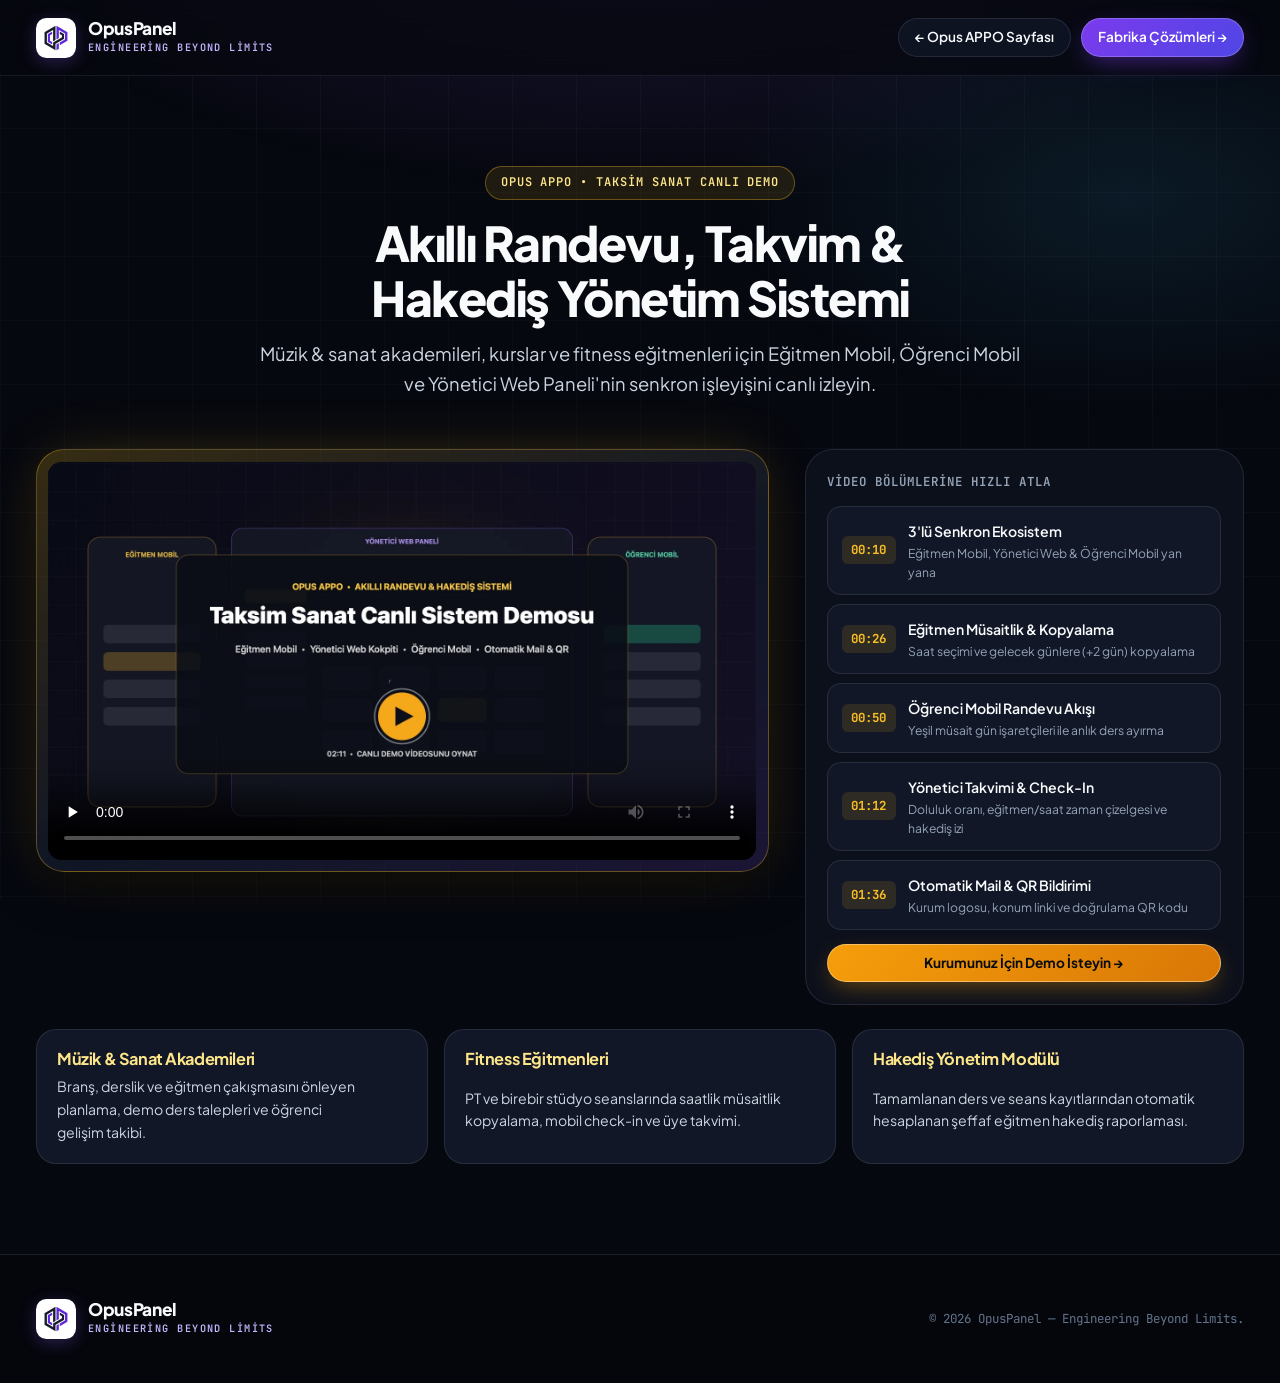
<file: demovideo/index.html>
<!DOCTYPE html>
<html lang="tr">
<head>
  <meta charset="UTF-8">
  <meta name="viewport" content="width=device-width, initial-scale=1.0">
  <title>Opus APPO Canlı Demo Videosu — Randevu Takip Sistemi ve Hakediş | OpusPanel</title>
  <meta name="description" content="Özel Taksim Sanat canlı projesinde çalışan Opus APPO randevu takip programı, Eğitmen/Öğrenci mobil uygulamaları ve hakediş yönetim modülü video demosu.">
  <meta name="robots" content="index, follow, max-image-preview:large">
  <link rel="canonical" href="https://www.opuspanel.com/demovideo">
  <meta name="theme-color" content="#06080f">
  <meta property="og:title" content="Opus APPO Canlı Demo Videosu | OpusPanel">
  <meta property="og:description" content="Müzik &amp; sanat akademileri ve fitness eğitmenleri için 3 katmanlı senkron randevu takip ve hakediş sistemi canlı demosu.">
  <meta property="og:type" content="video.other">
  <meta property="og:locale" content="tr_TR">
  <meta property="og:site_name" content="OpusPanel">
  <meta property="og:url" content="https://www.opuspanel.com/demovideo">
  <meta property="og:image" content="https://www.opuspanel.com/assets/og-opuspanel-appo.jpg">
  <meta property="og:image:width" content="1200">
  <meta property="og:image:height" content="630">
  <meta name="twitter:card" content="summary_large_image">
  <meta name="twitter:title" content="Opus APPO Canlı Demo Videosu — Randevu Takip Sistemi">
  <meta name="twitter:description" content="Eğitmen Mobil, Öğrenci Mobil, Yönetici Takvimi ve otomatik Hakediş Yönetimi canlı video anlatımı.">
  <meta name="twitter:image" content="https://www.opuspanel.com/assets/og-opuspanel-appo.jpg">
  <link rel="icon" type="image/png" href="/assets/opus-emblem.png">

  <script type="application/ld+json">
  {
    "@context": "https://schema.org",
    "@type": "VideoObject",
    "name": "Opus APPO — Randevu Takip, Takvim ve Hakediş Yönetim Sistemi Canlı Demo",
    "description": "Özel Taksim Sanat Müzik ve Resim Kursu canlı kurulumunda çalışan Eğitmen Mobil, Öğrenci Mobil ve Yönetici Web Paneli senkronizasyonu.",
    "thumbnailUrl": "https://www.opuspanel.com/assets/appo-demo-poster.webp",
    "contentUrl": "https://www.opuspanel.com/videos/OpusPanelDemo.mp4",
    "uploadDate": "2026-09-29",
    "duration": "PT2M11S",
    "inLanguage": "tr-TR",
    "publisher": {
      "@type": "Organization",
      "name": "OpusPanel",
      "url": "https://www.opuspanel.com/",
      "email": "info@opuspanel.com"
    }
  }
  </script>
  <link rel="preconnect" href="https://fonts.googleapis.com">
  <link rel="preconnect" href="https://fonts.gstatic.com" crossorigin>
  <link rel="stylesheet" href="https://fonts.googleapis.com/css2?family=JetBrains+Mono:wght@500;600;700&amp;family=Plus+Jakarta+Sans:wght@500;600;700;800&amp;display=swap">
  <link rel="stylesheet" href="/styles.css">
</head>
<body>
  <a href="#main-content" class="skip-link visually-hidden">Ana içeriğe geç</a>

  <header class="site-header" id="siteHeader">
    <div class="header-inner">
      <a href="/appo" class="brand" aria-label="OpusPanel Opus APPO Ana Sayfa">
        <span class="brand-emblem">
          <img src="/assets/opus-emblem.webp" alt="" width="512" height="512" decoding="async">
        </span>
        <span class="brand-copy">
          <span class="brand-name">OpusPanel</span>
          <span class="brand-tagline">Engineering Beyond Limits</span>
        </span>
      </a>

      <div class="header-actions">
        <a href="/appo" class="btn btn--ghost btn--sm">← Opus APPO Sayfası</a>
        <a href="/" class="btn btn--primary btn--sm">Fabrika Çözümleri →</a>
      </div>
    </div>
  </header>

  <main id="main-content" tabindex="-1">
    <section class="section">
      <div class="container">
        <header class="section-header section-header--center">
          <div class="eyebrow eyebrow--amber">Opus APPO • Taksim Sanat Canlı Demo</div>
          <h1 class="section-title">Akıllı Randevu, Takvim &amp; Hakediş Yönetim Sistemi</h1>
          <p class="section-lead">
            Müzik &amp; sanat akademileri, kurslar ve fitness eğitmenleri için Eğitmen Mobil, Öğrenci Mobil ve Yönetici Web Paneli'nin senkron işleyişini canlı izleyin.
          </p>
        </header>

        <div class="appo-showcase">
          <div class="video-shell">
            <div class="video-inner">
              <video
                id="appoVideo"
                controls
                playsinline
                preload="none"
                width="1920"
                height="1080"
                poster="/assets/appo-demo-poster.webp"
              >
                <source src="/videos/OpusPanelDemo.mp4" type="video/mp4">
                Tarayıcınız video etiketini desteklemiyor.
              </video>
            </div>
          </div>

          <aside class="chapters-panel" aria-label="Video sahne bölümleri">
            <div class="blueprint-modules-heading">Video Bölümlerine Hızlı Atla</div>
            <div class="chapters-list">
              <button type="button" class="chapter-btn" data-seek="10" aria-pressed="false">
                <span class="chapter-time">00:10</span>
                <span>
                  <span class="chapter-title">3'lü Senkron Ekosistem</span>
                  <span class="chapter-sub">Eğitmen Mobil, Yönetici Web &amp; Öğrenci Mobil yan yana</span>
                </span>
              </button>
              <button type="button" class="chapter-btn" data-seek="26" aria-pressed="false">
                <span class="chapter-time">00:26</span>
                <span>
                  <span class="chapter-title">Eğitmen Müsaitlik &amp; Kopyalama</span>
                  <span class="chapter-sub">Saat seçimi ve gelecek günlere (+2 gün) kopyalama</span>
                </span>
              </button>
              <button type="button" class="chapter-btn" data-seek="50" aria-pressed="false">
                <span class="chapter-time">00:50</span>
                <span>
                  <span class="chapter-title">Öğrenci Mobil Randevu Akışı</span>
                  <span class="chapter-sub">Yeşil müsait gün işaretçileri ile anlık ders ayırma</span>
                </span>
              </button>
              <button type="button" class="chapter-btn" data-seek="72" aria-pressed="false">
                <span class="chapter-time">01:12</span>
                <span>
                  <span class="chapter-title">Yönetici Takvimi &amp; Check-In</span>
                  <span class="chapter-sub">Doluluk oranı, eğitmen/saat zaman çizelgesi ve hakediş izi</span>
                </span>
              </button>
              <button type="button" class="chapter-btn" data-seek="96" aria-pressed="false">
                <span class="chapter-time">01:36</span>
                <span>
                  <span class="chapter-title">Otomatik Mail &amp; QR Bildirimi</span>
                  <span class="chapter-sub">Kurum logosu, konum linki ve doğrulama QR kodu</span>
                </span>
              </button>
            </div>
            <a href="/appo#iletisim" class="btn btn--amber btn--sm">Kurumunuz İçin Demo İsteyin →</a>
          </aside>
        </div>

        <ul class="appo-pillars">
          <li class="pillar-card">
            <h2>Müzik &amp; Sanat Akademileri</h2>
            <p>Branş, derslik ve eğitmen çakışmasını önleyen planlama, demo ders talepleri ve öğrenci gelişim takibi.</p>
          </li>
          <li class="pillar-card">
            <h2>Fitness Eğitmenleri</h2>
            <p>PT ve birebir stüdyo seanslarında saatlik müsaitlik kopyalama, mobil check-in ve üye takvimi.</p>
          </li>
          <li class="pillar-card">
            <h2>Hakediş Yönetim Modülü</h2>
            <p>Tamamlanan ders ve seans kayıtlarından otomatik hesaplanan şeffaf eğitmen hakediş raporlaması.</p>
          </li>
        </ul>
      </div>
    </section>
  </main>

  <footer class="site-footer">
    <div class="container">
      <div class="footer-inner">
        <a href="/appo" class="brand">
          <span class="brand-emblem">
            <img src="/assets/opus-emblem.webp" alt="" width="512" height="512" loading="lazy">
          </span>
          <span class="brand-copy">
            <span class="brand-name">OpusPanel</span>
            <span class="brand-tagline">Engineering Beyond Limits</span>
          </span>
        </a>
        <p class="footer-copy">© 2026 OpusPanel — Engineering Beyond Limits.</p>
      </div>
    </div>
  </footer>

  <script defer src="/app.js"></script>
</body>
</html>
</file>
<file: styles.css>
/* ==========================================================================
   OpusPanel Corporate Design System
   Over Powered Engineering — Enterprise Industrial & Scheduling Suite
   ========================================================================== */

@layer reset, base, theme, layout, components, animations, utilities;

@layer theme {
  :root {
    color-scheme: dark;

    /* OkLab/OkLCH progressive gradient interpolation */
    --in-oklab: ;
    --in-oklch: ;

    /* Surface & Ink Palette */
    --bg-canvas: #06080f;
    --bg-elevated: #0c101b;
    --bg-surface: #111726;
    --bg-surface-hover: #161f33;
    --bg-glass: rgba(12, 16, 27, 0.78);

    --ink-primary: #f8fafc;
    --ink-secondary: #cbd5e1;
    --ink-muted: #94a3b8;
    --ink-faint: #64748b;

    /* Brand & Solution Accents (4.5:1+ readable accents on dark surfaces) */
    --opus-violet: #8b5cf6;
    --opus-violet-bright: #c4b5fd;
    --opus-violet-deep: #5b21b6;
    --opus-cyan: #38bdf8;
    --opus-emerald: #34d399;
    --opus-amber: #fbbf24;
    --opus-rose: #fb7185;

    /* Semantic UI Tokens */
    --border-subtle: rgba(148, 163, 184, 0.16);
    --border-strong: rgba(167, 139, 250, 0.34);
    --border-focus: #c4b5fd;

    --shadow-card: 0 20px 50px -12px rgba(0, 0, 0, 0.65);
    --shadow-glow-violet: 0 0 60px -12px rgba(139, 92, 246, 0.35);
    --shadow-glow-amber: 0 0 60px -14px rgba(251, 191, 36, 0.28);

    /* Typography */
    --font-sans: "Plus Jakarta Sans", -apple-system, BlinkMacSystemFont, "Segoe UI", Roboto, sans-serif;
    --font-mono: "JetBrains Mono", ui-monospace, "SF Mono", Menlo, Consolas, monospace;

    /* Radii & Spacing */
    --radius-sm: 0.5rem;
    --radius-md: 0.875rem;
    --radius-lg: 1.25rem;
    --radius-xl: 1.75rem;
    --radius-pill: 9999px;

    --header-height: 4.75rem;
    --container-max: 80rem;
    --gutter: clamp(1rem, 3vw, 2.25rem);

    /* Accent defaults for form controls */
    accent-color: var(--opus-violet);
  }

  @supports (linear-gradient(in oklab, white, black)) {
    :root {
      --in-oklab: in oklab;
      --in-oklch: in oklch;
    }
  }

  @media (forced-colors: active) {
    :root {
      --border-subtle: CanvasText;
      --border-strong: Highlight;
      --border-focus: Highlight;
      --opus-violet-bright: LinkText;
    }
  }
}

@layer reset {
  html {
    box-sizing: border-box;
    scroll-behavior: smooth;
    scroll-padding-top: calc(var(--header-height) + 1.25rem);
  }

  *,
  *::before,
  *::after {
    box-sizing: inherit;
  }

  body,
  h1,
  h2,
  h3,
  h4,
  p,
  figure,
  blockquote,
  dl,
  dd,
  ul,
  ol {
    margin: 0;
  }

  ul,
  ol {
    padding: 0;
    list-style: none;
  }

  img,
  picture,
  svg,
  video {
    display: block;
    max-inline-size: 100%;
  }

  button,
  input,
  select,
  textarea {
    font: inherit;
    color: inherit;
  }

  @media (prefers-reduced-motion: reduce) {
    html {
      scroll-behavior: auto;
    }
  }
}

@layer base {
  body {
    background-color: var(--bg-canvas);
    color: var(--ink-primary);
    font-family: var(--font-sans);
    font-size: 1rem;
    line-height: 1.6;
    text-align: start;
    overflow-x: clip;
    padding-block-start: var(--header-height);
    -webkit-font-smoothing: antialiased;
  }

  /* Precision blueprint backdrop */
  body::before {
    content: "";
    position: fixed;
    inset: 0;
    z-index: -2;
    pointer-events: none;
    background-image:
      radial-gradient(ellipse 75% 45% at 50% -10%, rgba(139, 92, 246, 0.18), transparent 70%),
      radial-gradient(ellipse 45% 35% at 88% 22%, rgba(56, 189, 248, 0.10), transparent 70%),
      linear-gradient(to right, rgba(148, 163, 184, 0.04) 1px, transparent 1px),
      linear-gradient(to bottom, rgba(148, 163, 184, 0.04) 1px, transparent 1px);
    background-size: 100% 100%, 100% 100%, 4rem 4rem, 4rem 4rem;
  }

  ::selection {
    background: rgba(139, 92, 246, 0.35);
    color: #ffffff;
  }

  h1,
  h2,
  h3,
  h4 {
    color: var(--ink-primary);
    font-weight: 700;
    letter-spacing: -0.025em;
    line-height: 1.15;
    text-wrap: balance;
  }

  p {
    text-wrap: pretty;
    overflow-wrap: break-word;
  }

  a {
    color: inherit;
    text-decoration: none;
  }

  button {
    cursor: pointer;
    background: none;
    border: 0;
  }

  :where(a:any-link, button, input, select, textarea, summary, [tabindex]):focus-visible {
    outline: 3px solid var(--border-focus);
    outline-offset: 3px;
  }

  @media (pointer: coarse) {
    :where(a, button) {
      min-block-size: 2.75rem;
    }
  }
}

@layer layout {
  .container {
    inline-size: min(100% - (var(--gutter) * 2), var(--container-max));
    margin-inline: auto;
  }

  .section {
    padding-block: clamp(3.75rem, 7vw, 6.5rem);
    position: relative;
  }

  .section + .section {
    border-block-start: 1px solid rgba(148, 163, 184, 0.08);
  }

  .section-header {
    display: grid;
    gap: 0.9rem;
    max-inline-size: 48rem;
    margin-block-end: clamp(2rem, 4vw, 3.25rem);
  }

  .section-header--center {
    margin-inline: auto;
    text-align: center;
    justify-items: center;
  }

  .section-title {
    font-size: clamp(1.85rem, 1.2rem + 2.4vw, 3rem);
    font-weight: 800;
    letter-spacing: -0.03em;
  }

  .section-lead {
    font-size: clamp(1rem, 0.95rem + 0.35vw, 1.15rem);
    color: var(--ink-secondary);
    max-inline-size: 65ch;
  }
}

@layer components {
  /* Skip link */
  .skip-link {
    position: fixed;
    inset-block-start: 0.75rem;
    inset-inline-start: 0.75rem;
    z-index: 9999;
    padding: 0.65rem 1.15rem;
    border-radius: var(--radius-pill);
    background: var(--opus-violet);
    color: #ffffff;
    font-weight: 700;
  }

  /* Eyebrow pills */
  .eyebrow {
    display: inline-flex;
    align-items: center;
    gap: 0.55rem;
    padding: 0.42rem 0.9rem;
    border-radius: var(--radius-pill);
    border: 1px solid var(--border-strong);
    background: rgba(139, 92, 246, 0.1);
    color: var(--opus-violet-bright);
    font-family: var(--font-mono);
    font-size: 0.75rem;
    font-weight: 600;
    letter-spacing: 0.08em;
    text-transform: uppercase;
    inline-size: fit-content;
  }

  .eyebrow--cyan {
    border-color: rgba(56, 189, 248, 0.32);
    background: rgba(56, 189, 248, 0.1);
    color: #7dd3fc;
  }

  .eyebrow--amber {
    border-color: rgba(251, 191, 36, 0.34);
    background: rgba(251, 191, 36, 0.1);
    color: #fde68a;
  }

  .eyebrow--emerald {
    border-color: rgba(52, 211, 153, 0.34);
    background: rgba(52, 211, 153, 0.1);
    color: #6ee7b7;
  }

  .pulse-dot {
    inline-size: 0.5rem;
    block-size: 0.5rem;
    border-radius: 50%;
    background: var(--opus-emerald);
    box-shadow: 0 0 0 0 rgba(52, 211, 153, 0.65);
    animation: status-pulse 2.2s infinite;
  }

  /* Buttons */
  .btn {
    display: inline-flex;
    align-items: center;
    justify-content: center;
    gap: 0.55rem;
    min-block-size: 2.75rem;
    padding: 0.65rem 1.35rem;
    border-radius: var(--radius-pill);
    font-size: 0.9375rem;
    font-weight: 600;
    line-height: 1.2;
    border: 1px solid transparent;
    transition: transform 0.2s ease, background-color 0.2s ease, border-color 0.2s ease, box-shadow 0.2s ease;
  }

  .btn--sm {
    min-block-size: 2.4rem;
    padding: 0.45rem 1rem;
    font-size: 0.85rem;
  }

  .btn--primary {
    background: linear-gradient(135deg var(--in-oklch), #7c3aed, #4f46e5);
    color: #ffffff;
    border-color: rgba(196, 181, 253, 0.35);
    box-shadow: 0 8px 24px -6px rgba(124, 58, 237, 0.55);
  }

  .btn--primary:hover:not(:disabled) {
    transform: translateY(-2px);
    box-shadow: 0 14px 30px -6px rgba(139, 92, 246, 0.65);
  }

  .btn--amber {
    background: linear-gradient(135deg var(--in-oklch), #f59e0b, #d97706);
    color: #090b10;
    font-weight: 700;
    border-color: rgba(254, 243, 199, 0.45);
    box-shadow: 0 8px 24px -6px rgba(245, 158, 11, 0.45);
  }

  .btn--amber:hover:not(:disabled) {
    transform: translateY(-2px);
    box-shadow: 0 14px 30px -6px rgba(251, 191, 36, 0.55);
  }

  .btn--ghost {
    background: rgba(17, 23, 38, 0.8);
    color: var(--ink-primary);
    border-color: var(--border-subtle);
  }

  .btn--ghost:hover:not(:disabled) {
    border-color: var(--border-strong);
    background: var(--bg-surface-hover);
    transform: translateY(-2px);
  }

  .btn--emerald {
    background: linear-gradient(135deg var(--in-oklch), #10b981, #059669);
    color: #051610;
    font-weight: 700;
    border-color: rgba(167, 243, 208, 0.45);
  }

  .btn--emerald:hover:not(:disabled) {
    transform: translateY(-2px);
    box-shadow: 0 12px 28px -6px rgba(16, 185, 129, 0.5);
  }

  .btn:disabled {
    opacity: 0.45;
    cursor: not-allowed;
  }

  /* ========================================================================
     1. Fixed Shrinking Header
     ======================================================================== */
  .site-header {
    position: fixed;
    inset-block-start: 0;
    inset-inline: 0;
    block-size: var(--header-height);
    z-index: 100;
    display: flex;
    align-items: center;
    background: rgba(6, 8, 15, 0.72);
    backdrop-filter: blur(16px);
    border-block-end: 1px solid rgba(148, 163, 184, 0.12);
    transition: background-color 0.25s ease, border-color 0.25s ease, box-shadow 0.25s ease;
  }

  .site-header.is-scrolled {
    block-size: 3.85rem;
    background: rgba(6, 8, 15, 0.92);
    border-block-end-color: rgba(167, 139, 250, 0.25);
    box-shadow: 0 12px 32px rgba(0, 0, 0, 0.45);
  }

  .header-inner {
    display: flex;
    align-items: center;
    justify-content: space-between;
    gap: 1rem;
    inline-size: min(100% - (var(--gutter) * 2), var(--container-max));
    margin-inline: auto;
  }

  .brand {
    display: inline-flex;
    align-items: center;
    gap: 0.75rem;
    min-inline-size: max-content;
  }

  .brand-emblem {
    inline-size: 2.5rem;
    block-size: 2.5rem;
    padding: 0.25rem;
    border-radius: 0.65rem;
    background: #ffffff;
    box-shadow: 0 4px 16px rgba(139, 92, 246, 0.28);
    flex-shrink: 0;
    transition: transform 0.25s ease;
  }

  .brand:hover .brand-emblem {
    transform: scale(1.04);
  }

  .brand-emblem img {
    inline-size: 100%;
    block-size: 100%;
    object-fit: contain;
  }

  .brand-copy {
    display: grid;
    gap: 0.1rem;
  }

  .brand-name {
    font-size: 1.08rem;
    font-weight: 800;
    letter-spacing: -0.02em;
    line-height: 1.1;
  }

  .brand-tagline {
    font-family: var(--font-mono);
    font-size: 0.64rem;
    font-weight: 600;
    letter-spacing: 0.14em;
    text-transform: uppercase;
    color: var(--opus-violet-bright);
  }

  .nav-list {
    display: flex;
    align-items: center;
    gap: 0.35rem;
  }

  .nav-link {
    display: inline-flex;
    align-items: center;
    min-block-size: 2.4rem;
    padding-inline: 0.85rem;
    border-radius: var(--radius-pill);
    font-size: 0.875rem;
    font-weight: 500;
    color: var(--ink-secondary);
    transition: color 0.2s ease, background-color 0.2s ease;
  }

  .nav-link:hover {
    color: var(--ink-primary);
    background: rgba(148, 163, 184, 0.1);
  }

  .header-actions {
    display: flex;
    align-items: center;
    gap: 0.6rem;
  }

  .mobile-menu-btn {
    display: none;
    align-items: center;
    justify-content: center;
    inline-size: 2.75rem;
    block-size: 2.75rem;
    border-radius: var(--radius-md);
    border: 1px solid var(--border-subtle);
    background: var(--bg-surface);
    color: var(--ink-primary);
  }

  @media (max-width: 1040px) {
    .primary-nav {
      display: none;
    }

    .header-demo-btn {
      display: none;
    }

    .mobile-menu-btn {
      display: inline-flex;
    }
  }

  /* Mobile Drawer Dialog */
  .mobile-drawer {
    margin: 0;
    margin-inline-start: auto;
    block-size: 100dvb;
    max-block-size: 100dvb;
    inline-size: min(22rem, 88dvw);
    border: 0;
    border-inline-start: 1px solid var(--border-strong);
    background: var(--bg-elevated);
    color: var(--ink-primary);
    padding: 1.5rem;
  }

  .mobile-drawer::backdrop {
    background: rgba(4, 6, 12, 0.72);
    backdrop-filter: blur(6px);
  }

  .drawer-head {
    display: flex;
    align-items: center;
    justify-content: space-between;
    padding-block-end: 1.25rem;
    border-block-end: 1px solid var(--border-subtle);
    margin-block-end: 1.25rem;
  }

  .drawer-nav {
    display: grid;
    gap: 0.45rem;
  }

  .drawer-nav a {
    display: flex;
    align-items: center;
    justify-content: space-between;
    padding: 0.85rem 1rem;
    border-radius: var(--radius-md);
    background: rgba(255, 255, 255, 0.03);
    border: 1px solid var(--border-subtle);
    font-weight: 600;
  }

  .drawer-nav a:hover {
    border-color: var(--border-strong);
    background: rgba(139, 92, 246, 0.1);
  }

  /* ========================================================================
     2. Hero Command Observatory
     ======================================================================== */
  .hero {
    padding-block: clamp(2.5rem, 5vw, 4.75rem) clamp(3rem, 5vw, 4.5rem);
    position: relative;
  }

  .hero-grid {
    display: grid;
    grid-template-columns: minmax(0, 1.12fr) minmax(0, 0.88fr);
    align-items: center;
    gap: clamp(2rem, 4vw, 3.75rem);
  }

  .hero-content {
    display: grid;
    gap: 1.35rem;
  }

  .hero-title {
    font-size: clamp(2.25rem, 1.45rem + 3vw, 3.75rem);
    font-weight: 800;
    letter-spacing: -0.035em;
    line-height: 1.07;
  }

  .gradient-text {
    background: linear-gradient(125deg var(--in-oklch), #ffffff 10%, #c4b5fd 52%, #38bdf8 95%);
    -webkit-background-clip: text;
    background-clip: text;
    color: transparent;
  }

  .hero-lead {
    font-size: clamp(1.03rem, 0.96rem + 0.35vw, 1.18rem);
    color: var(--ink-secondary);
    max-inline-size: 58ch;
    line-height: 1.65;
  }

  .hero-actions {
    display: flex;
    flex-wrap: wrap;
    align-items: center;
    gap: 0.85rem;
    padding-block-start: 0.35rem;
  }

  .hero-solution-pills {
    display: flex;
    flex-wrap: wrap;
    gap: 0.5rem;
    padding-block-start: 0.25rem;
  }

  .mini-pill {
    display: inline-flex;
    align-items: center;
    gap: 0.4rem;
    padding: 0.36rem 0.78rem;
    border-radius: var(--radius-pill);
    background: var(--bg-surface);
    border: 1px solid var(--border-subtle);
    font-family: var(--font-mono);
    font-size: 0.75rem;
    font-weight: 600;
    color: var(--ink-secondary);
    transition: border-color 0.2s ease, color 0.2s ease, transform 0.2s ease;
  }

  .mini-pill:hover {
    border-color: var(--border-strong);
    color: var(--ink-primary);
    transform: translateY(-1px);
  }

  .mini-pill-dot {
    inline-size: 0.45rem;
    block-size: 0.45rem;
    border-radius: 50%;
  }

  /* Hero Showcase Card */
  .hero-stage {
    position: relative;
    display: grid;
    gap: 0.85rem;
  }

  .hero-frame {
    position: relative;
    padding: 0.85rem;
    border-radius: var(--radius-xl);
    background: linear-gradient(155deg var(--in-oklab), rgba(139, 92, 246, 0.16), rgba(17, 23, 38, 0.92) 45%, rgba(56, 189, 248, 0.12));
    border: 1px solid rgba(167, 139, 250, 0.32);
    box-shadow: var(--shadow-card), var(--shadow-glow-violet);
  }

  .hero-frame-bar {
    display: flex;
    align-items: center;
    justify-content: space-between;
    gap: 0.75rem;
    padding-block-end: 0.7rem;
    padding-inline: 0.25rem;
  }

  .window-dots {
    display: inline-flex;
    gap: 0.38rem;
  }

  .window-dots span {
    inline-size: 0.58rem;
    block-size: 0.58rem;
    border-radius: 50%;
    background: rgba(148, 163, 184, 0.4);
  }

  .window-dots span:nth-child(1) { background: #ef4444; }
  .window-dots span:nth-child(2) { background: #f59e0b; }
  .window-dots span:nth-child(3) { background: #10b981; }

  .frame-caption {
    font-family: var(--font-mono);
    font-size: 0.72rem;
    color: var(--ink-muted);
    letter-spacing: 0.04em;
  }

  .hero-slide-trigger {
    position: relative;
    display: block;
    inline-size: 100%;
    border-radius: var(--radius-md);
    overflow: hidden;
    border: 1px solid rgba(148, 163, 184, 0.18);
    background: #070b14;
  }

  .hero-slide-trigger img {
    inline-size: 100%;
    block-size: auto;
    max-block-size: 31rem;
    object-fit: cover;
    object-position: top center;
    transition: transform 0.35s ease;
  }

  .hero-slide-trigger:hover img {
    transform: scale(1.015);
  }

  .hero-slide-overlay {
    position: absolute;
    inset-block-end: 0;
    inset-inline: 0;
    padding: 1.5rem 1rem 0.9rem;
    background: linear-gradient(to top, rgba(6, 8, 15, 0.94) 30%, transparent);
    display: flex;
    align-items: center;
    justify-content: space-between;
    gap: 0.75rem;
    text-align: start;
  }

  .hero-slide-overlay-label {
    font-size: 0.85rem;
    font-weight: 600;
    color: var(--ink-primary);
  }

  .hero-slide-overlay-tag {
    display: inline-flex;
    align-items: center;
    gap: 0.35rem;
    padding: 0.3rem 0.7rem;
    border-radius: var(--radius-pill);
    background: rgba(139, 92, 246, 0.25);
    border: 1px solid rgba(196, 181, 253, 0.4);
    font-family: var(--font-mono);
    font-size: 0.72rem;
    font-weight: 600;
    color: var(--opus-violet-bright);
    white-space: nowrap;
  }

  /* Proof Metrics Strip */
  .telemetry-strip {
    display: grid;
    grid-template-columns: repeat(auto-fit, minmax(11.5rem, 1fr));
    gap: 0.85rem;
    margin-block-start: clamp(2rem, 4vw, 3.25rem);
  }

  .telemetry-card {
    padding: 1.05rem 1.15rem;
    border-radius: var(--radius-md);
    background: rgba(17, 23, 38, 0.72);
    border: 1px solid var(--border-subtle);
    display: grid;
    gap: 0.25rem;
  }

  .telemetry-val {
    font-family: var(--font-mono);
    font-size: 1.45rem;
    font-weight: 700;
    font-variant-numeric: tabular-nums;
    color: var(--ink-primary);
  }

  .telemetry-label {
    font-size: 0.84rem;
    font-weight: 600;
    color: var(--ink-secondary);
  }

  .telemetry-sub {
    font-size: 0.75rem;
    color: var(--ink-muted);
  }

  @media (max-width: 960px) {
    .hero-grid {
      grid-template-columns: 1fr;
    }

    .hero-slide-trigger img {
      max-block-size: 26rem;
    }
  }

  /* ========================================================================
     3. Çözümlerimiz — 5 Solution Suite & Interactive Blueprint Explorer
     ======================================================================== */
  .solutions-grid {
    display: grid;
    grid-template-columns: repeat(auto-fit, minmax(15rem, 1fr));
    gap: 0.9rem;
    margin-block-end: 1.75rem;
  }

  .solution-tab {
    container: inline-size / solcard;
    position: relative;
    display: grid;
    align-content: start;
    gap: 0.65rem;
    padding: 1.2rem;
    border-radius: var(--radius-lg);
    background: var(--bg-surface);
    border: 1px solid var(--border-subtle);
    text-align: start;
    transition: border-color 0.2s ease, background-color 0.2s ease, transform 0.2s ease, box-shadow 0.2s ease;
  }

  .solution-tab:hover {
    border-color: rgba(196, 181, 253, 0.35);
    background: var(--bg-surface-hover);
    transform: translateY(-2px);
  }

  .solution-tab[aria-selected="true"] {
    background: linear-gradient(165deg var(--in-oklab), rgba(139, 92, 246, 0.16), var(--bg-surface) 75%);
    border-color: var(--opus-violet-bright);
    box-shadow: 0 12px 32px -10px rgba(139, 92, 246, 0.4);
  }

  .solution-tab[data-accent="amber"][aria-selected="true"] {
    background: linear-gradient(165deg var(--in-oklab), rgba(251, 191, 36, 0.14), var(--bg-surface) 75%);
    border-color: var(--opus-amber);
    box-shadow: 0 12px 32px -10px rgba(251, 191, 36, 0.32);
  }

  .solution-tab[data-accent="emerald"][aria-selected="true"] {
    background: linear-gradient(165deg var(--in-oklab), rgba(52, 211, 153, 0.14), var(--bg-surface) 75%);
    border-color: var(--opus-emerald);
    box-shadow: 0 12px 32px -10px rgba(52, 211, 153, 0.28);
  }

  .solution-tab[data-accent="cyan"][aria-selected="true"] {
    background: linear-gradient(165deg var(--in-oklab), rgba(56, 189, 248, 0.14), var(--bg-surface) 75%);
    border-color: var(--opus-cyan);
    box-shadow: 0 12px 32px -10px rgba(56, 189, 248, 0.28);
  }

  .solution-tab-top {
    display: flex;
    align-items: center;
    justify-content: space-between;
    gap: 0.5rem;
  }

  .solution-code {
    font-family: var(--font-mono);
    font-size: 0.75rem;
    font-weight: 700;
    letter-spacing: 0.06em;
    padding: 0.25rem 0.6rem;
    border-radius: var(--radius-pill);
    background: rgba(255, 255, 255, 0.06);
    color: var(--ink-primary);
  }

  .solution-tab-icon {
    inline-size: 2rem;
    block-size: 2rem;
    display: grid;
    place-items: center;
    border-radius: var(--radius-sm);
    background: rgba(139, 92, 246, 0.15);
    color: var(--opus-violet-bright);
  }

  .solution-tab[data-accent="amber"] .solution-tab-icon {
    background: rgba(251, 191, 36, 0.15);
    color: var(--opus-amber);
  }

  .solution-tab[data-accent="emerald"] .solution-tab-icon {
    background: rgba(52, 211, 153, 0.15);
    color: var(--opus-emerald);
  }

  .solution-tab[data-accent="cyan"] .solution-tab-icon {
    background: rgba(56, 189, 248, 0.15);
    color: var(--opus-cyan);
  }

  .solution-tab-title {
    font-size: 1.05rem;
    font-weight: 700;
    color: var(--ink-primary);
  }

  .solution-tab-desc {
    font-size: 0.84rem;
    color: var(--ink-muted);
    line-height: 1.45;
  }

  /* Active Solution Blueprint Panel */
  .blueprint-panel {
    border-radius: var(--radius-xl);
    background: var(--bg-elevated);
    border: 1px solid var(--border-strong);
    padding: clamp(1.35rem, 3vw, 2.25rem);
    box-shadow: var(--shadow-card);
  }

  .blueprint-panel[hidden] {
    display: none;
  }

  .blueprint-grid {
    display: grid;
    grid-template-columns: minmax(0, 1.05fr) minmax(0, 0.95fr);
    gap: clamp(1.5rem, 3vw, 2.75rem);
    align-items: start;
  }

  .blueprint-info {
    display: grid;
    gap: 1.1rem;
  }

  .blueprint-title {
    font-size: clamp(1.45rem, 1.1rem + 1.2vw, 2rem);
    font-weight: 800;
  }

  .blueprint-summary {
    color: var(--ink-secondary);
    font-size: 1rem;
    line-height: 1.65;
  }

  .blueprint-features {
    display: grid;
    gap: 0.65rem;
  }

  .blueprint-features li {
    display: grid;
    grid-template-columns: 1.4rem minmax(0, 1fr);
    gap: 0.6rem;
    align-items: start;
    font-size: 0.9375rem;
    color: var(--ink-secondary);
  }

  .check-mark {
    inline-size: 1.35rem;
    block-size: 1.35rem;
    border-radius: 50%;
    display: grid;
    place-items: center;
    background: rgba(52, 211, 153, 0.14);
    color: var(--opus-emerald);
    margin-block-start: 0.15rem;
  }

  .blueprint-actions {
    display: flex;
    flex-wrap: wrap;
    gap: 0.75rem;
    padding-block-start: 0.4rem;
  }

  .blueprint-modules-box {
    display: grid;
    gap: 0.85rem;
    padding: 1.25rem;
    border-radius: var(--radius-lg);
    background: rgba(6, 8, 15, 0.65);
    border: 1px solid var(--border-subtle);
  }

  .blueprint-modules-heading {
    font-family: var(--font-mono);
    font-size: 0.78rem;
    font-weight: 600;
    letter-spacing: 0.08em;
    text-transform: uppercase;
    color: var(--ink-muted);
  }

  .module-cards {
    display: grid;
    grid-template-columns: repeat(auto-fit, minmax(12rem, 1fr));
    gap: 0.75rem;
  }

  .module-mini {
    padding: 0.9rem;
    border-radius: var(--radius-md);
    background: var(--bg-surface);
    border: 1px solid var(--border-subtle);
    display: grid;
    gap: 0.25rem;
  }

  .module-mini-title {
    font-size: 0.88rem;
    font-weight: 700;
    color: var(--ink-primary);
  }

  .module-mini-text {
    font-size: 0.79rem;
    color: var(--ink-muted);
    line-height: 1.45;
  }

  @media (max-width: 900px) {
    .blueprint-grid {
      grid-template-columns: 1fr;
    }
  }

  /* ========================================================================
     4. Interactive Executive Slide Deck (from PDF -> Live Web Slides)
     ======================================================================== */
  .deck-shell {
    display: grid;
    gap: 1.35rem;
  }

  .deck-toolbar {
    display: flex;
    flex-wrap: wrap;
    align-items: center;
    justify-content: space-between;
    gap: 0.9rem;
    padding: 0.85rem 1rem;
    border-radius: var(--radius-lg);
    background: var(--bg-surface);
    border: 1px solid var(--border-subtle);
  }

  .deck-quick-filters {
    display: flex;
    flex-wrap: wrap;
    gap: 0.45rem;
  }

  .deck-filter-btn {
    min-block-size: 2.25rem;
    padding: 0.38rem 0.82rem;
    border-radius: var(--radius-pill);
    border: 1px solid var(--border-subtle);
    background: rgba(255, 255, 255, 0.02);
    font-size: 0.8rem;
    font-weight: 600;
    color: var(--ink-secondary);
    transition: all 0.2s ease;
  }

  .deck-filter-btn:hover {
    border-color: var(--border-strong);
    color: var(--ink-primary);
  }

  .deck-filter-btn[aria-pressed="true"] {
    background: rgba(139, 92, 246, 0.2);
    border-color: var(--opus-violet-bright);
    color: #ffffff;
  }

  .deck-controls {
    display: flex;
    flex-wrap: wrap;
    align-items: center;
    gap: 0.6rem;
  }

  .deck-counter {
    font-family: var(--font-mono);
    font-size: 0.84rem;
    font-weight: 700;
    font-variant-numeric: tabular-nums;
    padding: 0.35rem 0.7rem;
    border-radius: var(--radius-sm);
    background: var(--bg-canvas);
    border: 1px solid var(--border-subtle);
  }

  .deck-progress {
    inline-size: 100%;
    block-size: 0.32rem;
    border-radius: var(--radius-pill);
    overflow: hidden;
    appearance: none;
    border: 0;
    background: rgba(148, 163, 184, 0.14);
    accent-color: var(--opus-violet);
  }

  .deck-progress::-webkit-progress-bar {
    background: rgba(148, 163, 184, 0.14);
  }

  .deck-progress::-webkit-progress-value {
    background: linear-gradient(90deg var(--in-oklch), var(--opus-violet), var(--opus-cyan));
    transition: inline-size 0.25s ease;
  }

  .deck-stage-grid {
    display: grid;
    grid-template-columns: minmax(0, 1.38fr) minmax(0, 0.72fr);
    gap: clamp(1.25rem, 3vw, 2rem);
    align-items: stretch;
  }

  .carousel-wrapper {
    position: relative;
    border-radius: var(--radius-xl);
    background: radial-gradient(circle at 50% 35%, rgba(139, 92, 246, 0.16), rgba(9, 12, 22, 0.96) 72%);
    border: 1px solid var(--border-strong);
    padding: clamp(0.85rem, 2vw, 1.35rem);
    box-shadow: var(--shadow-card);
    display: grid;
    place-items: center;
  }

  /* Scroll-Snap Carousel */
  .slides-scroller {
    inline-size: 100%;
    display: flex;
    gap: 1rem;
    overflow-x: auto;
    scroll-snap-type: x mandatory;
    scroll-behavior: smooth;
    scrollbar-width: thin;
    scrollbar-color: rgba(167, 139, 250, 0.45) transparent;
    padding-block-end: 0.45rem;
  }

  @media (prefers-reduced-motion: reduce) {
    .slides-scroller {
      scroll-behavior: auto;
    }
  }

  .slide-item {
    flex: 0 0 100%;
    scroll-snap-align: center;
    scroll-snap-stop: always;
    container-type: scroll-state;
    display: flex;
    justify-content: center;
    align-items: center;
  }

  .slide-card {
    position: relative;
    inline-size: min(100%, 44rem);
    aspect-ratio: 595 / 842;
    border-radius: var(--radius-md);
    overflow: hidden;
    border: 1px solid rgba(255, 255, 255, 0.16);
    box-shadow: 0 24px 48px -12px rgba(0, 0, 0, 0.72);
    background: #0b1120;
    transition: transform 0.35s ease, opacity 0.35s ease, border-color 0.35s ease;
  }

  .slide-surface-btn {
    position: relative;
    display: block;
    inline-size: 100%;
    block-size: 100%;
    padding: 0;
    cursor: zoom-in;
  }

  .slide-card img {
    inline-size: 100%;
    block-size: 100%;
    object-fit: contain;
    display: block;
  }

  .slide-zoom-badge {
    position: absolute;
    inset-block-end: 0.85rem;
    inset-inline-end: 0.85rem;
    display: inline-flex;
    align-items: center;
    gap: 0.4rem;
    min-block-size: 2.4rem;
    padding: 0.45rem 0.9rem;
    border-radius: var(--radius-pill);
    background: rgba(6, 8, 15, 0.9);
    backdrop-filter: blur(8px);
    border: 1px solid rgba(196, 181, 253, 0.5);
    color: var(--ink-primary);
    font-size: 0.8rem;
    font-weight: 600;
    box-shadow: 0 8px 20px rgba(0, 0, 0, 0.45);
    transition: background-color 0.2s ease, transform 0.2s ease;
  }

  .slide-surface-btn:hover .slide-zoom-badge {
    background: rgba(124, 58, 237, 0.95);
    transform: translateY(-1px);
  }

  .carousel-nav-btn {
    position: absolute;
    inset-block-start: 50%;
    transform: translateY(-50%);
    z-index: 4;
    inline-size: 2.75rem;
    block-size: 2.75rem;
    border-radius: 50%;
    display: grid;
    place-items: center;
    background: rgba(6, 8, 15, 0.84);
    backdrop-filter: blur(8px);
    border: 1px solid var(--border-strong);
    color: var(--ink-primary);
    box-shadow: 0 8px 24px rgba(0, 0, 0, 0.5);
    transition: background-color 0.2s ease, transform 0.2s ease;
  }

  .carousel-nav-btn:hover:not(:disabled) {
    background: var(--opus-violet);
    transform: translateY(-50%) scale(1.06);
  }

  .carousel-nav-btn--prev { inset-inline-start: 0.75rem; }
  .carousel-nav-btn--next { inset-inline-end: 0.75rem; }

  /* Synchronized Slide Brief Panel */
  .slide-brief {
    display: flex;
    flex-direction: column;
    justify-content: space-between;
    gap: 1.35rem;
    padding: clamp(1.35rem, 3vw, 2rem);
    border-radius: var(--radius-xl);
    background: var(--bg-elevated);
    border: 1px solid var(--border-subtle);
    box-shadow: var(--shadow-card);
  }

  .slide-brief-top {
    display: grid;
    gap: 1rem;
  }

  .slide-meta-row {
    display: flex;
    flex-wrap: wrap;
    align-items: center;
    justify-content: space-between;
    gap: 0.65rem;
  }

  .slide-solution-tags {
    display: flex;
    flex-wrap: wrap;
    gap: 0.4rem;
  }

  .sol-tag {
    padding: 0.24rem 0.65rem;
    border-radius: var(--radius-pill);
    background: rgba(56, 189, 248, 0.12);
    border: 1px solid rgba(56, 189, 248, 0.3);
    color: #7dd3fc;
    font-family: var(--font-mono);
    font-size: 0.72rem;
    font-weight: 600;
  }

  .slide-brief-title {
    font-size: clamp(1.35rem, 1.05rem + 1vw, 1.85rem);
    font-weight: 800;
  }

  .slide-brief-desc {
    color: var(--ink-secondary);
    font-size: 0.98rem;
    line-height: 1.65;
  }

  .slide-highlights {
    display: grid;
    gap: 0.6rem;
    padding: 1rem 1.1rem;
    border-radius: var(--radius-md);
    background: rgba(6, 8, 15, 0.55);
    border: 1px solid var(--border-subtle);
  }

  .slide-highlights li {
    display: grid;
    grid-template-columns: 1.2rem minmax(0, 1fr);
    gap: 0.55rem;
    align-items: start;
    font-size: 0.9rem;
    color: var(--ink-secondary);
  }

  .slide-bullet-dot {
    inline-size: 0.48rem;
    block-size: 0.48rem;
    border-radius: 50%;
    background: var(--opus-emerald);
    margin-block-start: 0.45rem;
  }

  .slide-brief-actions {
    display: flex;
    flex-wrap: wrap;
    gap: 0.75rem;
    padding-block-start: 0.5rem;
    border-block-start: 1px solid var(--border-subtle);
  }

  /* 9-Slide Thumbnail Filmstrip */
  .slide-thumbs {
    display: grid;
    grid-template-columns: repeat(9, minmax(6.2rem, 1fr));
    gap: 0.65rem;
    overflow-x: auto;
    padding-block: 0.35rem 0.6rem;
    scrollbar-width: thin;
  }

  .thumb-btn {
    display: grid;
    gap: 0.45rem;
    padding: 0.45rem;
    border-radius: var(--radius-md);
    background: var(--bg-surface);
    border: 1px solid var(--border-subtle);
    text-align: start;
    transition: border-color 0.2s ease, transform 0.2s ease, background-color 0.2s ease;
  }

  .thumb-btn:hover {
    border-color: var(--border-strong);
    transform: translateY(-2px);
  }

  .thumb-btn[aria-current="true"] {
    border-color: var(--opus-violet-bright);
    background: rgba(139, 92, 246, 0.16);
    box-shadow: 0 8px 20px -6px rgba(139, 92, 246, 0.45);
  }

  .thumb-img-wrap {
    aspect-ratio: 595 / 842;
    border-radius: 0.35rem;
    overflow: hidden;
    background: #070b14;
    border: 1px solid rgba(255, 255, 255, 0.1);
  }

  .thumb-img-wrap img {
    inline-size: 100%;
    block-size: 100%;
    object-fit: cover;
    object-position: top center;
  }

  .thumb-label {
    font-family: var(--font-mono);
    font-size: 0.68rem;
    font-weight: 600;
    color: var(--ink-secondary);
    line-height: 1.25;
  }

  .thumb-btn[aria-current="true"] .thumb-label {
    color: #ffffff;
  }

  @media (max-width: 980px) {
    .deck-stage-grid {
      grid-template-columns: 1fr;
    }

    .slide-card {
      inline-size: min(100%, 34rem);
    }
  }

  /* Lightbox Modal Dialog (<dialog closedby="any">) — PDF Reading Viewport */
  .lightbox-dialog {
    margin: auto;
    padding: 0;
    inline-size: min(97dvw, 96rem);
    max-inline-size: 97dvw;
    block-size: 95dvb;
    max-block-size: 95dvb;
    border: 1px solid var(--border-strong);
    border-radius: var(--radius-xl);
    background: var(--bg-elevated);
    color: var(--ink-primary);
    box-shadow: 0 32px 80px rgba(0, 0, 0, 0.86);
    overflow: hidden;
  }

  .lightbox-dialog[open] {
    display: grid;
    grid-template-rows: auto minmax(0, 1fr) auto;
  }

  .lightbox-dialog::backdrop {
    background: rgba(4, 6, 12, 0.9);
    backdrop-filter: blur(8px);
  }

  .lightbox-header {
    display: flex;
    flex-wrap: wrap;
    align-items: center;
    justify-content: space-between;
    gap: 0.75rem 1rem;
    padding: 0.85rem 1.25rem;
    border-block-end: 1px solid var(--border-subtle);
    background: var(--bg-surface);
  }

  .lightbox-title-wrap {
    display: flex;
    align-items: center;
    gap: 0.75rem;
    min-inline-size: 0;
  }

  .lightbox-title {
    font-size: 1rem;
    font-weight: 700;
    white-space: nowrap;
    overflow: hidden;
    text-overflow: ellipsis;
  }

  .zoom-switcher {
    display: inline-flex;
    flex-wrap: wrap;
    align-items: center;
    gap: 0.25rem;
    padding: 0.22rem;
    border-radius: var(--radius-pill);
    background: rgba(6, 8, 15, 0.75);
    border: 1px solid var(--border-subtle);
  }

  .zoom-pill {
    min-block-size: 2.15rem;
    padding: 0.32rem 0.78rem;
    border-radius: var(--radius-pill);
    font-size: 0.8rem;
    font-weight: 600;
    color: var(--ink-secondary);
    transition: background-color 0.2s ease, color 0.2s ease;
  }

  .zoom-pill:hover {
    color: var(--ink-primary);
  }

  .zoom-pill[aria-pressed="true"] {
    background: var(--opus-violet);
    color: #ffffff;
  }

  .lightbox-body {
    overflow: auto;
    padding: clamp(0.75rem, 2vw, 1.5rem);
    display: grid;
    justify-items: center;
    align-content: start;
    background: #060912;
  }

  .lightbox-img {
    block-size: auto;
    inline-size: min(100%, 72rem);
    max-inline-size: 100%;
    max-block-size: none;
    border-radius: var(--radius-sm);
    box-shadow: 0 22px 54px rgba(0, 0, 0, 0.72);
    transition: inline-size 0.22s ease;
  }

  .lightbox-dialog[data-zoom="fit"] .lightbox-body {
    align-content: center;
  }

  .lightbox-dialog[data-zoom="fit"] .lightbox-img {
    inline-size: auto;
    max-inline-size: 100%;
    max-block-size: 76dvb;
  }

  .lightbox-dialog[data-zoom="detail"] .lightbox-body {
    justify-items: start;
  }

  .lightbox-dialog[data-zoom="detail"] .lightbox-img {
    inline-size: max(100%, 92rem);
    max-inline-size: none;
    max-block-size: none;
    margin-inline: auto;
  }

  @media (max-width: 720px) {
    .lightbox-title {
      font-size: 0.9rem;
    }

    .lightbox-dialog {
      inline-size: 98dvw;
      max-inline-size: 98dvw;
      block-size: 96dvb;
      max-block-size: 96dvb;
    }
  }

  .lightbox-footer {
    display: flex;
    flex-wrap: wrap;
    align-items: center;
    justify-content: space-between;
    gap: 0.75rem;
    padding: 0.8rem 1.25rem;
    border-block-start: 1px solid var(--border-subtle);
    background: var(--bg-surface);
  }

  /* ========================================================================
     5. Opus APPO Live Demo Video Showcase
     ======================================================================== */
  .appo-showcase {
    display: grid;
    grid-template-columns: minmax(0, 1.25fr) minmax(0, 0.75fr);
    gap: clamp(1.35rem, 3vw, 2.25rem);
    align-items: start;
  }

  .video-shell {
    padding: 0.7rem;
    border-radius: var(--radius-xl);
    background: linear-gradient(155deg var(--in-oklab), rgba(251, 191, 36, 0.2), rgba(17, 23, 38, 0.96) 55%, rgba(139, 92, 246, 0.16));
    border: 1px solid rgba(251, 191, 36, 0.32);
    box-shadow: var(--shadow-card), var(--shadow-glow-amber);
  }

  .video-inner {
    border-radius: var(--radius-md);
    overflow: hidden;
    background: #000000;
  }

  .video-inner video {
    inline-size: 100%;
    block-size: auto;
    aspect-ratio: 16 / 9;
    display: block;
  }

  .chapters-panel {
    display: grid;
    gap: 0.85rem;
    padding: 1.35rem;
    border-radius: var(--radius-xl);
    background: var(--bg-elevated);
    border: 1px solid var(--border-subtle);
  }

  .chapters-list {
    display: grid;
    gap: 0.55rem;
  }

  .chapter-btn {
    display: grid;
    grid-template-columns: 3.4rem minmax(0, 1fr);
    align-items: center;
    gap: 0.75rem;
    padding: 0.72rem 0.85rem;
    border-radius: var(--radius-md);
    background: var(--bg-surface);
    border: 1px solid var(--border-subtle);
    text-align: start;
    transition: border-color 0.2s ease, background-color 0.2s ease, transform 0.2s ease;
  }

  .chapter-btn:hover {
    border-color: rgba(251, 191, 36, 0.5);
    background: rgba(251, 191, 36, 0.08);
    transform: translateX(3px);
  }

  .chapter-btn[aria-pressed="true"] {
    border-color: var(--opus-amber);
    background: rgba(251, 191, 36, 0.14);
  }

  .chapter-time {
    font-family: var(--font-mono);
    font-size: 0.78rem;
    font-weight: 700;
    color: var(--opus-amber);
    padding: 0.25rem 0.4rem;
    border-radius: 0.38rem;
    background: rgba(251, 191, 36, 0.12);
    text-align: center;
  }

  .chapter-title {
    font-size: 0.88rem;
    font-weight: 600;
    color: var(--ink-primary);
  }

  .chapter-sub {
    display: block;
    font-size: 0.76rem;
    color: var(--ink-muted);
  }

  .appo-pillars {
    display: grid;
    grid-template-columns: repeat(auto-fit, minmax(15rem, 1fr));
    gap: 1rem;
    margin-block-start: 1.5rem;
  }

  .pillar-card {
    padding: 1.25rem;
    border-radius: var(--radius-lg);
    background: var(--bg-surface);
    border: 1px solid var(--border-subtle);
    display: grid;
    gap: 0.45rem;
  }

  .pillar-card :is(h2, h3) {
    font-size: 1.02rem;
    color: #fde68a;
  }

  .pillar-card p {
    font-size: 0.88rem;
    color: var(--ink-secondary);
  }

  @media (max-width: 980px) {
    .appo-showcase {
      grid-template-columns: 1fr;
    }
  }

  /* ========================================================================
     6. Corporate Engineering Laws & Comparison Table
     ======================================================================== */
  .principles-grid {
    display: grid;
    grid-template-columns: repeat(auto-fit, minmax(16.5rem, 1fr));
    gap: 1rem;
    margin-block-end: 2.25rem;
  }

  .principle-card {
    padding: 1.45rem;
    border-radius: var(--radius-lg);
    background: var(--bg-elevated);
    border: 1px solid var(--border-subtle);
    display: grid;
    gap: 0.6rem;
  }

  .principle-badge {
    font-family: var(--font-mono);
    font-size: 0.75rem;
    font-weight: 700;
    color: var(--opus-cyan);
  }

  .table-wrap {
    border-radius: var(--radius-xl);
    border: 1px solid var(--border-subtle);
    background: var(--bg-elevated);
    overflow-x: auto;
    box-shadow: var(--shadow-card);
  }

  .compare-table {
    inline-size: 100%;
    border-collapse: collapse;
    min-inline-size: 42rem;
    text-align: start;
  }

  .compare-table caption {
    padding: 1.15rem 1.4rem;
    text-align: start;
    font-size: 1.05rem;
    font-weight: 700;
    color: var(--ink-primary);
    background: var(--bg-surface);
    border-block-end: 1px solid var(--border-subtle);
  }

  .compare-table th,
  .compare-table td {
    padding: 0.95rem 1.35rem;
    border-block-end: 1px solid rgba(148, 163, 184, 0.1);
    vertical-align: top;
    font-size: 0.91rem;
  }

  .compare-table thead th {
    font-family: var(--font-mono);
    font-size: 0.78rem;
    font-weight: 700;
    letter-spacing: 0.06em;
    text-transform: uppercase;
    color: var(--ink-muted);
    background: rgba(17, 23, 38, 0.55);
  }

  .compare-table thead th.col-opus {
    color: var(--opus-emerald);
  }

  .compare-table tbody th {
    font-weight: 700;
    color: var(--ink-primary);
    inline-size: 22%;
  }

  .compare-table tbody td.cell-legacy {
    color: var(--ink-muted);
  }

  .compare-table tbody td.cell-opus {
    color: var(--ink-primary);
    font-weight: 500;
    background: rgba(52, 211, 153, 0.04);
  }

  /* ========================================================================
     7. Contact & 15-Minute Demo Planner
     ======================================================================== */
  .contact-grid {
    display: grid;
    grid-template-columns: minmax(0, 0.92fr) minmax(0, 1.08fr);
    gap: clamp(1.35rem, 3vw, 2.5rem);
    align-items: stretch;
  }

  .contact-card,
  .planner-card {
    padding: clamp(1.5rem, 3vw, 2.25rem);
    border-radius: var(--radius-xl);
    background: var(--bg-elevated);
    border: 1px solid var(--border-strong);
    box-shadow: var(--shadow-card);
    display: grid;
    gap: 1.25rem;
    align-content: start;
  }

  .contact-details {
    display: grid;
    gap: 0.8rem;
  }

  .contact-row {
    display: flex;
    flex-wrap: wrap;
    align-items: center;
    justify-content: space-between;
    gap: 0.75rem;
    padding: 0.85rem 1rem;
    border-radius: var(--radius-md);
    background: var(--bg-surface);
    border: 1px solid var(--border-subtle);
  }

  .contact-row-label {
    font-family: var(--font-mono);
    font-size: 0.75rem;
    color: var(--ink-muted);
    text-transform: uppercase;
  }

  .contact-row-val {
    font-weight: 700;
    color: var(--ink-primary);
    overflow-wrap: anywhere;
  }

  a.contact-row-val:hover {
    color: var(--opus-emerald);
    text-decoration: underline;
    text-underline-offset: 0.2em;
  }

  .checkbox-pills {
    display: flex;
    flex-wrap: wrap;
    gap: 0.55rem;
  }

  .check-pill {
    position: relative;
    display: inline-flex;
    align-items: center;
    gap: 0.45rem;
    min-block-size: 2.5rem;
    padding: 0.42rem 0.9rem;
    border-radius: var(--radius-pill);
    background: var(--bg-surface);
    border: 1px solid var(--border-subtle);
    font-size: 0.85rem;
    font-weight: 600;
    color: var(--ink-secondary);
    cursor: pointer;
    transition: all 0.2s ease;
  }

  .check-pill:hover {
    border-color: var(--border-strong);
  }

  .check-pill:has(:checked) {
    background: rgba(139, 92, 246, 0.2);
    border-color: var(--opus-violet-bright);
    color: #ffffff;
  }

  .check-pill input {
    inline-size: 1rem;
    block-size: 1rem;
    margin: 0;
  }

  .form-row {
    display: grid;
    grid-template-columns: repeat(auto-fit, minmax(12rem, 1fr));
    gap: 0.85rem;
  }

  .field {
    display: grid;
    gap: 0.38rem;
  }

  .field label {
    font-size: 0.82rem;
    font-weight: 600;
    color: var(--ink-secondary);
  }

  .field input,
  .field select {
    min-block-size: 2.75rem;
    padding: 0.55rem 0.85rem;
    border-radius: var(--radius-md);
    border: 1px solid var(--border-subtle);
    background: var(--bg-canvas);
    color: var(--ink-primary);
    font-size: 0.92rem;
  }

  .field input:user-invalid {
    border-color: var(--opus-rose);
  }

  .brief-preview {
    padding: 0.85rem 1rem;
    border-radius: var(--radius-md);
    background: var(--bg-canvas);
    border: 1px dashed var(--border-subtle);
    font-family: var(--font-mono);
    font-size: 0.78rem;
    color: var(--ink-secondary);
    line-height: 1.5;
  }

  .planner-actions {
    display: flex;
    flex-wrap: wrap;
    gap: 0.75rem;
    align-items: center;
  }

  .copy-status {
    font-size: 0.82rem;
    font-weight: 600;
    color: var(--opus-emerald);
    min-block-size: 1.25rem;
  }

  @media (max-width: 920px) {
    .contact-grid {
      grid-template-columns: 1fr;
    }
  }

  /* Footer */
  .site-footer {
    border-block-start: 1px solid var(--border-subtle);
    background: rgba(5, 7, 13, 0.95);
    padding-block: 2.75rem;
  }

  .footer-inner {
    display: flex;
    flex-wrap: wrap;
    align-items: center;
    justify-content: space-between;
    gap: 1.5rem;
  }

  .footer-links {
    display: flex;
    flex-wrap: wrap;
    gap: 1.15rem;
    font-size: 0.86rem;
    color: var(--ink-muted);
  }

  .footer-links a:hover {
    color: var(--ink-primary);
  }

  .footer-copy {
    font-family: var(--font-mono);
    font-size: 0.78rem;
    color: var(--ink-faint);
  }

  /* Vertical Switchers & Corporate Bridge Cards (Fabrika <-> Opus APPO) */
  .gradient-text--amber {
    background: linear-gradient(125deg var(--in-oklch), #ffffff 10%, #fde68a 52%, #f59e0b 95%);
    -webkit-background-clip: text;
    background-clip: text;
    color: transparent;
  }

  .nav-link--appo {
    border: 1px solid rgba(251, 191, 36, 0.34);
    background: rgba(251, 191, 36, 0.08);
    color: #fde68a;
    font-weight: 600;
  }

  .nav-link--appo:hover {
    border-color: var(--opus-amber);
    background: rgba(251, 191, 36, 0.16);
    color: #ffffff;
  }

  .nav-link--erp {
    border: 1px solid rgba(167, 139, 250, 0.36);
    background: rgba(139, 92, 246, 0.1);
    color: var(--opus-violet-bright);
    font-weight: 600;
  }

  .nav-link--erp:hover {
    border-color: var(--opus-violet-bright);
    background: rgba(139, 92, 246, 0.2);
    color: #ffffff;
  }

  .drawer-switch {
    margin-block-start: 0.65rem;
    border: 1px solid rgba(251, 191, 36, 0.36) !important;
    background: rgba(251, 191, 36, 0.1);
    color: #fde68a;
    font-weight: 700;
  }

  .drawer-switch--erp {
    border-color: rgba(167, 139, 250, 0.4) !important;
    background: rgba(139, 92, 246, 0.12);
    color: var(--opus-violet-bright);
  }

  .hero-frame--amber {
    background: linear-gradient(155deg var(--in-oklab), rgba(251, 191, 36, 0.18), rgba(17, 23, 38, 0.94) 50%, rgba(139, 92, 246, 0.14));
    border-color: rgba(251, 191, 36, 0.36);
    box-shadow: var(--shadow-card), var(--shadow-glow-amber);
  }

  .hero-slide-overlay-tag--amber {
    background: rgba(251, 191, 36, 0.22);
    border-color: rgba(251, 191, 36, 0.48);
    color: #fde68a;
  }

  .vertical-bridge {
    padding-block: clamp(2.25rem, 4.5vw, 3.5rem);
  }

  .bridge-card {
    display: flex;
    flex-wrap: wrap;
    align-items: center;
    justify-content: space-between;
    gap: 1.5rem;
    padding: clamp(1.5rem, 3vw, 2.25rem);
    border-radius: var(--radius-xl);
    border: 1px solid var(--border-subtle);
    background: var(--bg-elevated);
    box-shadow: var(--shadow-card);
  }

  .bridge-card--amber {
    background: linear-gradient(135deg var(--in-oklab), rgba(251, 191, 36, 0.1), rgba(17, 23, 38, 0.96) 55%);
    border-color: rgba(251, 191, 36, 0.3);
  }

  .bridge-card--violet {
    background: linear-gradient(135deg var(--in-oklab), rgba(139, 92, 246, 0.14), rgba(17, 23, 38, 0.96) 55%);
    border-color: rgba(167, 139, 250, 0.34);
  }

  .bridge-copy {
    display: grid;
    gap: 0.55rem;
    max-inline-size: 44rem;
  }

  .bridge-copy h2 {
    font-size: clamp(1.25rem, 1rem + 1vw, 1.65rem);
    font-weight: 800;
    letter-spacing: -0.02em;
  }

  .bridge-copy p {
    color: var(--ink-secondary);
    font-size: 0.95rem;
  }

  .bridge-actions {
    display: flex;
    flex-wrap: wrap;
    gap: 0.75rem;
    align-items: center;
  }

  /* Semantic FAQ Disclosures (<details name="...">) */
  .faq-list {
    display: grid;
    gap: 0.85rem;
    max-inline-size: 56rem;
  }

  .faq-item {
    border-radius: var(--radius-lg);
    border: 1px solid var(--border-subtle);
    background: var(--bg-elevated);
    transition: border-color 0.2s ease, background-color 0.2s ease;
  }

  .faq-item[open] {
    border-color: var(--border-strong);
    background: linear-gradient(165deg var(--in-oklab), rgba(139, 92, 246, 0.08), var(--bg-elevated) 60%);
  }

  .faq-summary {
    display: flex;
    align-items: center;
    justify-content: space-between;
    gap: 1rem;
    padding: 1.15rem 1.35rem;
    font-size: 1.03rem;
    font-weight: 700;
    color: var(--ink-primary);
    cursor: pointer;
    list-style: none;
  }

  .faq-summary::-webkit-details-marker {
    display: none;
  }

  .faq-summary::after {
    content: '+';
    display: inline-grid;
    place-items: center;
    inline-size: 1.85rem;
    block-size: 1.85rem;
    border-radius: 50%;
    background: rgba(148, 163, 184, 0.12);
    color: var(--opus-violet-bright);
    font-family: var(--font-mono);
    font-size: 1.1rem;
    font-weight: 700;
    flex-shrink: 0;
    transition: transform 0.2s ease, background-color 0.2s ease;
  }

  .faq-item[open] .faq-summary::after {
    content: '−';
    background: rgba(139, 92, 246, 0.24);
  }

  .faq-body {
    padding: 0 1.35rem 1.25rem;
    color: var(--ink-secondary);
    font-size: 0.96rem;
    line-height: 1.68;
  }
}

@layer animations {
  @keyframes status-pulse {
    0% { box-shadow: 0 0 0 0 rgba(52, 211, 153, 0.65); }
    70% { box-shadow: 0 0 0 8px rgba(52, 211, 153, 0); }
    100% { box-shadow: 0 0 0 0 rgba(52, 211, 153, 0); }
  }

  /* Scroll-driven header compaction (Progressive enhancement with JS fallback) */
  @media (prefers-reduced-motion: no-preference) {
    @supports ((animation-timeline: scroll()) and (animation-range: 0% 100%)) {
      @keyframes compact-header {
        to {
          block-size: 3.85rem;
          background-color: rgba(6, 8, 15, 0.92);
          border-block-end-color: rgba(167, 139, 250, 0.25);
          box-shadow: 0 12px 32px rgba(0, 0, 0, 0.45);
        }
      }

      .site-header {
        animation: compact-header auto linear both;
        animation-timeline: scroll(block root);
        animation-range: 0px 140px;
      }
    }

    /* Scroll-entry reveal animations (Progressive enhancement, no fallback needed for decorative reveal) */
    @supports ((animation-timeline: view()) and (animation-range: entry)) {
      @keyframes reveal-up {
        from {
          opacity: 0.15;
          transform: translateY(22px) scale(0.985);
        }
        to {
          opacity: 1;
          transform: translateY(0) scale(1);
        }
      }

      .reveal-on-scroll {
        animation: reveal-up auto linear both;
        animation-timeline: view();
        animation-range: entry 0% entry 28%;
      }
    }

    /* Carousel slide scroll-driven focus effect */
    @supports ((animation-timeline: view()) and (animation-range: entry)) {
      @keyframes slide-focus {
        0% {
          opacity: 0.55;
          scale: 0.94;
        }
        50% {
          opacity: 1;
          scale: 1;
        }
        100% {
          opacity: 0.55;
          scale: 0.94;
        }
      }

      .slide-item .slide-card {
        animation: slide-focus auto linear both;
        animation-timeline: view(inline);
      }
    }

    /* Scroll-state container highlight when snapped */
    @supports (container-type: scroll-state) {
      @container scroll-state(snapped: x) {
        .slide-card {
          border-color: rgba(196, 181, 253, 0.55);
          box-shadow: 0 28px 60px -12px rgba(124, 58, 237, 0.42);
        }
      }
    }
  }

  @media (prefers-reduced-motion: reduce) {
    .pulse-dot {
      animation: none;
    }

    .slide-item .slide-card,
    .reveal-on-scroll,
    .site-header {
      animation: none !important;
    }
  }
}

@layer utilities {
  .visually-hidden:where(:not(:focus-within, :active)) {
    position: absolute !important;
    clip-path: inset(50%) !important;
    overflow: hidden !important;
    width: 1px !important;
    height: 1px !important;
    margin: -1px !important;
    padding: 0 !important;
    border: 0 !important;
    white-space: nowrap !important;
  }

  .sr-only {
    position: absolute !important;
    clip-path: inset(50%) !important;
    overflow: hidden !important;
    width: 1px !important;
    height: 1px !important;
    margin: -1px !important;
    padding: 0 !important;
    border: 0 !important;
    white-space: nowrap !important;
  }
}
</file>
